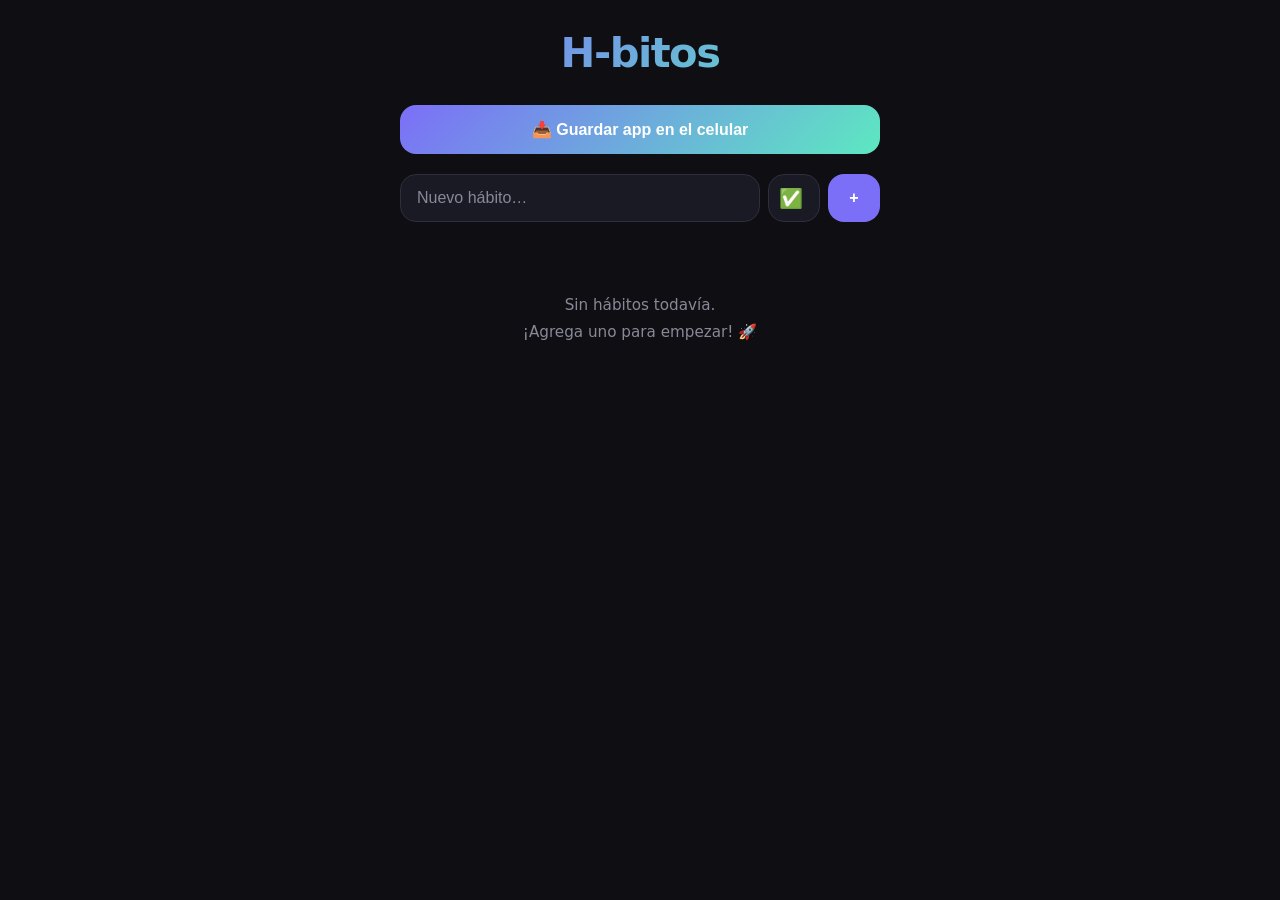
<file: index.html>
<!DOCTYPE html>
<html lang="es">
<head>
  <meta charset="UTF-8" />
  <meta name="viewport" content="width=device-width, initial-scale=1.0, viewport-fit=cover" />
  <meta name="mobile-web-app-capable" content="yes" />
  <meta name="apple-mobile-web-app-capable" content="yes" />
  <meta name="apple-mobile-web-app-status-bar-style" content="black-translucent" />
  <meta name="apple-mobile-web-app-title" content="H-bitos" />
  <meta name="theme-color" content="#0f0f13" />
  <title>H-bitos</title>
  <style>
    *, *::before, *::after { box-sizing: border-box; margin: 0; padding: 0; }
    :root {
      --bg: #0f0f13; --surface: #1a1a24; --surface2: #22222f;
      --border: #2e2e3e; --accent: #7c6ff7; --accent2: #5de8c1;
      --text: #e8e8f0; --muted: #888899; --danger: #f26a6a;
      --radius: 16px; --safe-bottom: env(safe-area-inset-bottom, 0px);
    }
    body {
      background: var(--bg); color: var(--text);
      font-family: -apple-system, "Segoe UI", system-ui, sans-serif;
      min-height: 100dvh; display: flex; justify-content: center;
      padding: 28px 16px calc(32px + var(--safe-bottom));
      -webkit-tap-highlight-color: transparent;
    }
    #app { width: 100%; max-width: 480px; }
    header { text-align: center; margin-bottom: 28px; }
    header h1 {
      font-size: 2.6rem; font-weight: 900;
      background: linear-gradient(135deg, var(--accent), var(--accent2));
      -webkit-background-clip: text; -webkit-text-fill-color: transparent;
      background-clip: text; letter-spacing: -1.5px;
    }
    .subtitle { color: var(--muted); font-size: 0.85rem; margin-top: 4px; text-transform: capitalize; }
    .add-habit { margin-bottom: 18px; }
    #add-form { display: flex; gap: 8px; }
    #habit-input {
      flex: 1; background: var(--surface); border: 1.5px solid var(--border);
      border-radius: var(--radius); color: var(--text); font-size: 1rem;
      padding: 14px 16px; outline: none; -webkit-appearance: none; min-width: 0;
    }
    #habit-input:focus { border-color: var(--accent); }
    #habit-input::placeholder { color: var(--muted); }
    #habit-emoji {
      background: var(--surface); border: 1.5px solid var(--border);
      border-radius: var(--radius); color: var(--text); font-size: 1.2rem;
      padding: 0 10px; cursor: pointer; outline: none;
      -webkit-appearance: none; min-width: 52px;
    }
    #add-form button[type="submit"] {
      background: var(--accent); border: none; border-radius: var(--radius);
      color: #fff; cursor: pointer; font-size: 1rem; font-weight: 700;
      padding: 14px 20px; white-space: nowrap; min-width: 52px;
    }
    #add-form button[type="submit"]:active { opacity: 0.75; }
    .progress-bar-section { margin-bottom: 20px; }
    .progress-label { display: flex; justify-content: space-between; font-size: 0.8rem; color: var(--muted); margin-bottom: 6px; }
    .progress-track { background: var(--surface2); border-radius: 99px; height: 8px; overflow: hidden; }
    .progress-fill { height: 100%; background: linear-gradient(90deg, var(--accent), var(--accent2)); border-radius: 99px; transition: width 0.4s ease; width: 0%; }
    #habits-list { list-style: none; display: flex; flex-direction: column; gap: 10px; }
    .habit-item {
      background: var(--surface); border: 1.5px solid var(--border);
      border-radius: var(--radius); display: flex; align-items: center;
      gap: 12px; padding: 14px; animation: slideIn 0.2s ease;
    }
    @keyframes slideIn { from { opacity: 0; transform: translateY(-6px); } to { opacity: 1; transform: translateY(0); } }
    .habit-item.done { border-color: var(--accent2); background: color-mix(in srgb, var(--accent2) 8%, var(--surface)); }
    .habit-check {
      appearance: none; -webkit-appearance: none;
      width: 28px; height: 28px; border: 2px solid var(--border);
      border-radius: 50%; cursor: pointer; flex-shrink: 0; position: relative;
    }
    .habit-check:checked { background: var(--accent2); border-color: var(--accent2); }
    .habit-check:checked::after {
      content: "\2713"; position: absolute; top: 50%; left: 50%;
      transform: translate(-50%, -50%); color: #0f0f13; font-size: 14px; font-weight: 900;
    }
    .habit-emoji { font-size: 1.5rem; line-height: 1; flex-shrink: 0; }
    .habit-info { flex: 1; min-width: 0; }
    .habit-name { font-size: 0.97rem; font-weight: 500; white-space: nowrap; overflow: hidden; text-overflow: ellipsis; }
    .habit-item.done .habit-name { text-decoration: line-through; color: var(--muted); }
    .habit-streak { font-size: 0.75rem; color: var(--muted); margin-top: 3px; }
    .habit-streak.hot { color: #ffb347; }
    .habit-del {
      background: none; border: 1.5px solid var(--border); border-radius: 8px;
      color: var(--muted); cursor: pointer; font-size: 0.85rem;
      padding: 6px 9px; flex-shrink: 0; line-height: 1;
    }
    .habit-del:active { color: var(--danger); border-color: var(--danger); }
    .empty-state { text-align: center; color: var(--muted); padding: 52px 0; line-height: 1.8; font-size: 0.95rem; }
    .stats-section { margin-top: 32px; }
    .stats-section h2 { font-size: 0.75rem; font-weight: 700; color: var(--muted); text-transform: uppercase; letter-spacing: 1.5px; margin-bottom: 12px; }
    .stats-grid { display: grid; grid-template-columns: 1fr 1fr; gap: 10px; }
    .stat-card { background: var(--surface); border: 1.5px solid var(--border); border-radius: var(--radius); padding: 14px 16px; }
    .stat-value { font-size: 1.7rem; font-weight: 900; background: linear-gradient(135deg, var(--accent), var(--accent2)); -webkit-background-clip: text; -webkit-text-fill-color: transparent; background-clip: text; line-height: 1; }
    .stat-label { font-size: 0.75rem; color: var(--muted); margin-top: 4px; }
    #download-btn {
      display: block; width: 100%;
      background: linear-gradient(135deg, var(--accent), var(--accent2));
      border: none; border-radius: var(--radius); color: #fff;
      cursor: pointer; font-size: 1rem; font-weight: 700;
      padding: 15px; text-align: center; margin-bottom: 20px;
    }
    #download-btn:active { opacity: 0.75; }
  </style>
</head>
<body>
<div id="app">
  <header>
    <h1>H-bitos</h1>
    <p class="subtitle" id="date-display"></p>
  </header>

  <button id="download-btn">&#128229; Guardar app en el celular</button>

  <section class="add-habit">
    <form id="add-form">
      <input id="habit-input" type="text" placeholder="Nuevo h&#225;bito&#8230;" maxlength="60" autocomplete="off" autocorrect="off" />
      <select id="habit-emoji">
        <option>&#9989;</option><option>&#128170;</option><option>&#128218;</option>
        <option>&#127939;</option><option>&#129336;</option><option>&#128167;</option>
        <option>&#127822;</option><option>&#128564;</option><option>&#127919;</option><option>&#127807;</option>
      </select>
      <button type="submit">+</button>
    </form>
  </section>

  <section class="progress-bar-section" id="progress-section" style="display:none">
    <div class="progress-label">
      <span id="progress-text">0 / 0 hoy</span>
      <span id="progress-pct">0%</span>
    </div>
    <div class="progress-track"><div class="progress-fill" id="progress-fill"></div></div>
  </section>

  <ul id="habits-list"></ul>
  <div class="empty-state" id="empty-state">Sin h&#225;bitos todav&#237;a.<br/>&#161;Agrega uno para empezar! &#128640;</div>

  <section class="stats-section" id="stats-section" style="display:none">
    <h2>Estad&#237;sticas</h2>
    <div class="stats-grid" id="stats-grid"></div>
  </section>
</div>

<script>
  const KEY = "habitos_data";
  const load = () => { try { return JSON.parse(localStorage.getItem(KEY)) || { habits: [] }; } catch { return { habits: [] }; } };
  const save = s => localStorage.setItem(KEY, JSON.stringify(s));
  let state = load();

  const todayKey = () => new Date().toISOString().slice(0, 10);
  const yesterdayKey = () => { const d = new Date(); d.setDate(d.getDate()-1); return d.toISOString().slice(0,10); };

  function formatDate(k) {
    return new Date(k + "T12:00:00").toLocaleDateString("es-ES", { weekday:"long", year:"numeric", month:"long", day:"numeric" });
  }

  function computeStreak(h) {
    if (!h.completedDays || !h.completedDays.length) return 0;
    const days = [...h.completedDays].sort().reverse();
    if (days[0] !== todayKey() && days[0] !== yesterdayKey()) return 0;
    let s = 1;
    for (let i = 1; i < days.length; i++) {
      const diff = Math.round((new Date(days[i-1]+"T12:00:00") - new Date(days[i]+"T12:00:00")) / 86400000);
      if (diff === 1) s++; else break;
    }
    return s;
  }

  function esc(s) {
    return s.replace(/&/g,"&amp;").replace(/</g,"&lt;").replace(/>/g,"&gt;").replace(/"/g,"&quot;");
  }

  function render() {
    const today = todayKey();
    const { habits } = state;
    document.getElementById("empty-state").style.display = habits.length ? "none" : "block";
    document.getElementById("progress-section").style.display = habits.length ? "block" : "none";
    document.getElementById("stats-section").style.display = habits.length ? "block" : "none";
    const done = habits.filter(h => h.completedDays.includes(today)).length;
    const pct = habits.length ? Math.round(done / habits.length * 100) : 0;
    document.getElementById("progress-text").textContent = done + " / " + habits.length + " hoy";
    document.getElementById("progress-pct").textContent = pct + "%";
    document.getElementById("progress-fill").style.width = pct + "%";
    const list = document.getElementById("habits-list");
    list.innerHTML = "";
    habits.forEach(function(h) {
      const isDone = h.completedDays.includes(today);
      const s = computeStreak(h);
      const streakLabel = s === 0 ? "Sin racha" : s === 1 ? "🔥 1 día seguido" : "🔥 " + s + " días seguidos";
      const li = document.createElement("li");
      li.className = "habit-item" + (isDone ? " done" : "");
      li.innerHTML =
        "<input type=\"checkbox\" class=\"habit-check\" " + (isDone ? "checked" : "") + " data-id=\"" + h.id + "\" />" +
        "<span class=\"habit-emoji\">" + h.emoji + "</span>" +
        "<div class=\"habit-info\"><div class=\"habit-name\">" + esc(h.name) + "</div>" +
        "<div class=\"habit-streak" + (s >= 3 ? " hot" : "") + "\">" + streakLabel + "</div></div>" +
        "<button class=\"habit-del\" data-del=\"" + h.id + "\" aria-label=\"Eliminar\">✕</button>";
      list.appendChild(li);
    });
    const best = habits.reduce(function(m, h) { return Math.max(m, computeStreak(h)); }, 0);
    const total = habits.reduce(function(sum, h) { return sum + h.completedDays.length; }, 0);
    document.getElementById("stats-grid").innerHTML = [
      { v: habits.length, l: "Hábitos" },
      { v: done, l: "Completados hoy" },
      { v: best, l: "🔥 Mejor racha" },
      { v: total, l: "Total histórico" },
    ].map(function(x) { return "<div class=\"stat-card\"><div class=\"stat-value\">" + x.v + "</div><div class=\"stat-label\">" + x.l + "</div></div>"; }).join("");
  }

  document.getElementById("add-form").addEventListener("submit", function(e) {
    e.preventDefault();
    const input = document.getElementById("habit-input");
    const name = input.value.trim();
    if (!name) return;
    state.habits.push({ id: Date.now().toString(), name: name, emoji: document.getElementById("habit-emoji").value, completedDays: [], createdAt: todayKey() });
    save(state); input.value = ""; render();
  });

  document.getElementById("habits-list").addEventListener("change", function(e) {
    if (!e.target.classList.contains("habit-check")) return;
    const h = state.habits.find(function(x) { return x.id === e.target.dataset.id; });
    if (!h) return;
    const today = todayKey(), idx = h.completedDays.indexOf(today);
    if (idx === -1) h.completedDays.push(today); else h.completedDays.splice(idx, 1);
    save(state); render();
  });

  document.getElementById("habits-list").addEventListener("click", function(e) {
    const btn = e.target.closest("[data-del]");
    if (!btn) return;
    const habit = state.habits.find(function(h) { return h.id === btn.dataset.del; });
    if (!confirm("¿Eliminar \"" + (habit ? habit.name : "") + "\"?")) return;
    state.habits = state.habits.filter(function(h) { return h.id !== btn.dataset.del; });
    save(state); render();
  });

  document.getElementById("download-btn").addEventListener("click", function() {
    const html = document.documentElement.outerHTML;
    const blob = new Blob(["<!DOCTYPE html>\n" + html], { type: "text/html" });
    const a = document.createElement("a");
    a.href = URL.createObjectURL(blob);
    a.download = "H-bitos.html";
    a.click();
    URL.revokeObjectURL(a.href);
  });

  document.getElementById("date-display").textContent = formatDate(todayKey());
  render();
<\/script>
</body>
</html>
</file>
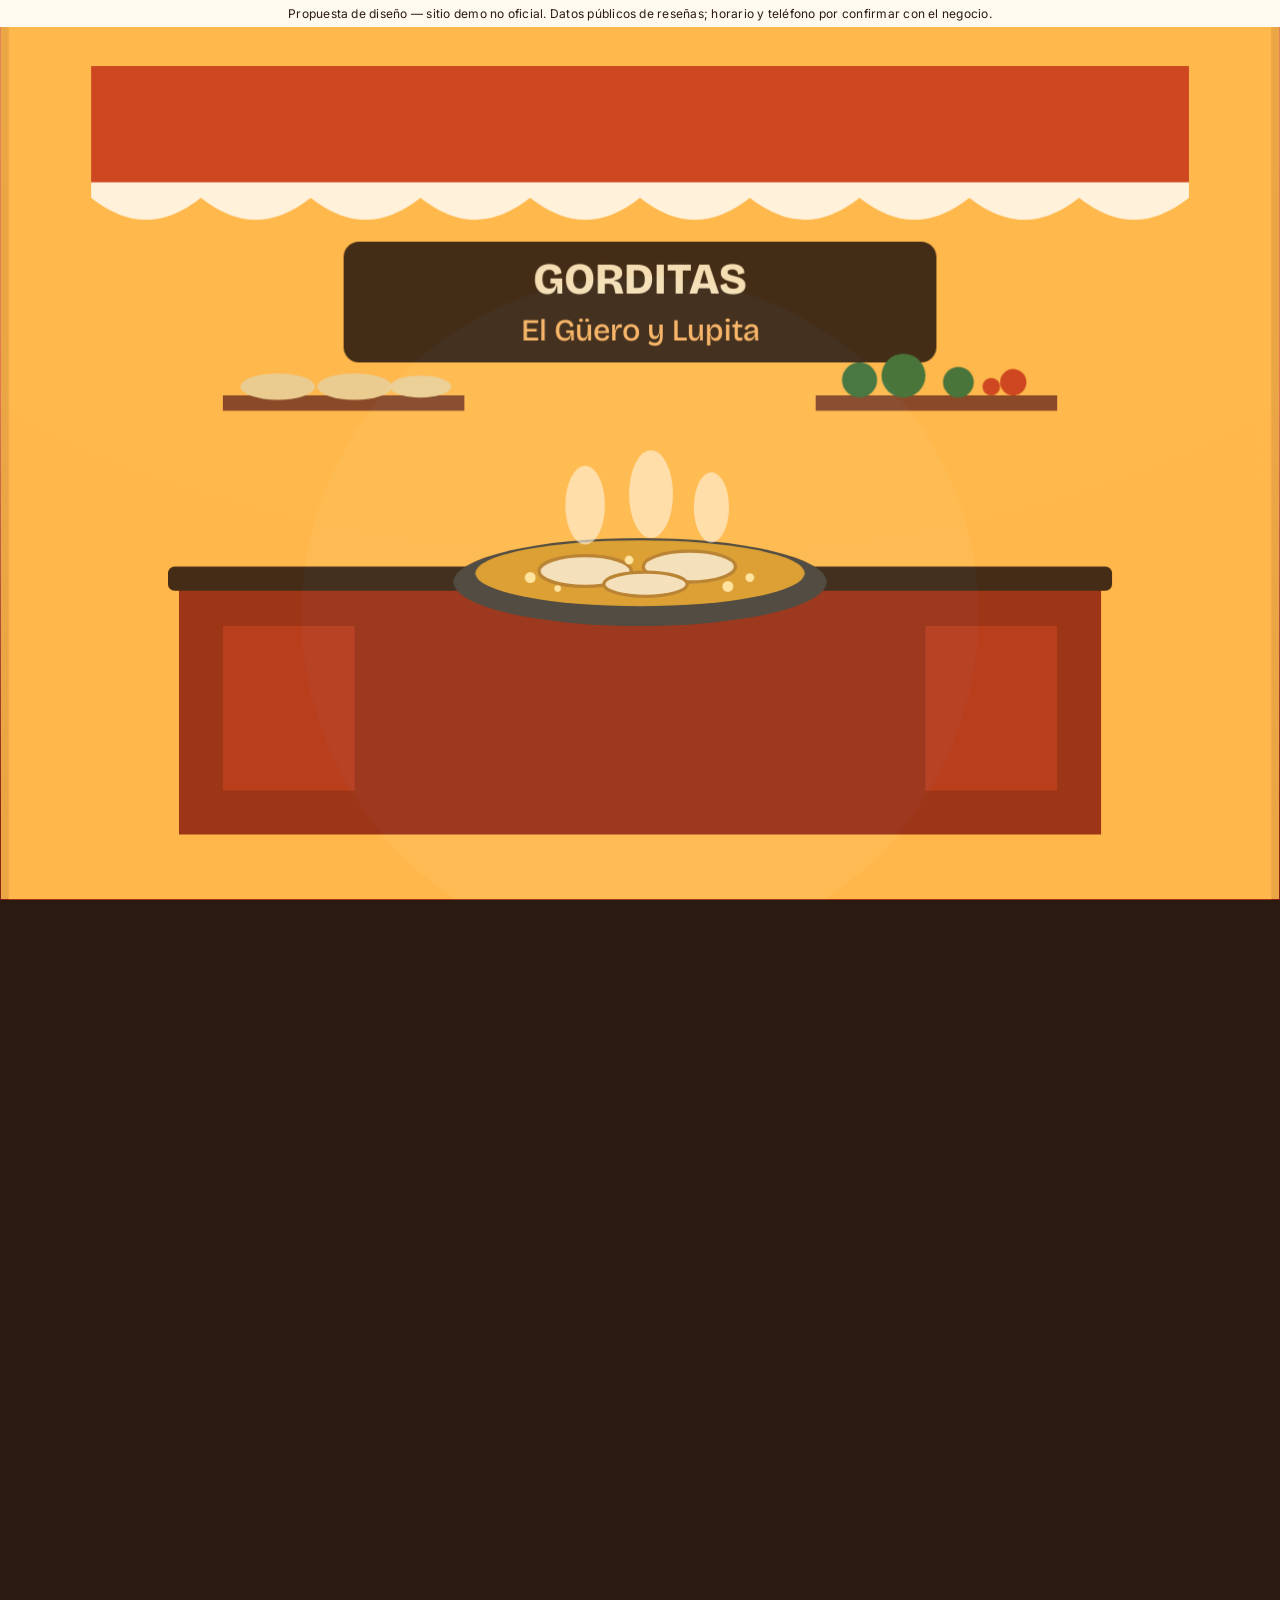
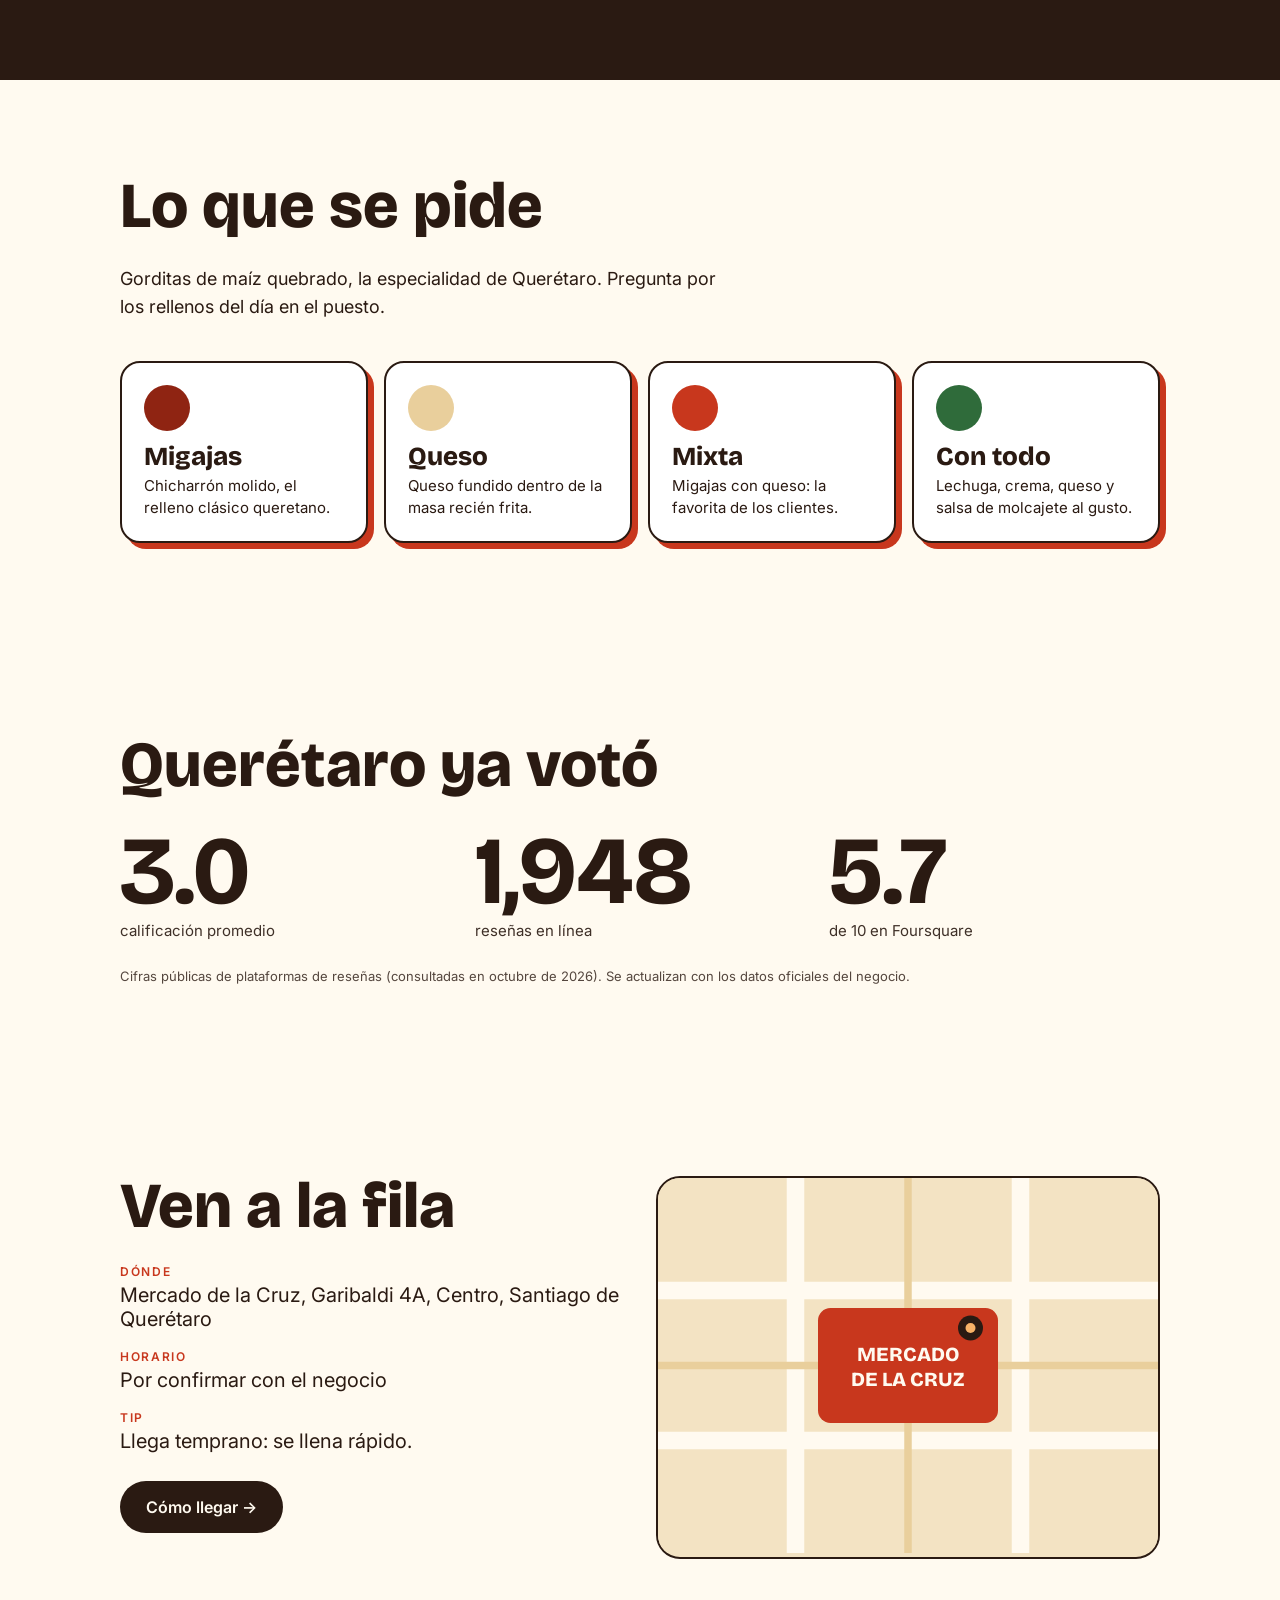
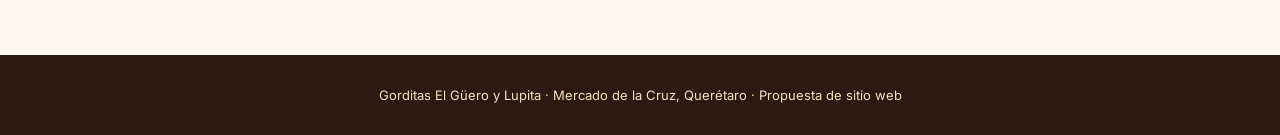
<file: demos/gorditas-guero-lupita/index.html>
<!doctype html>
<html lang="es">
<head>
<meta charset="utf-8">
<meta name="viewport" content="width=device-width, initial-scale=1">
<title>Gorditas El Güero y Lupita</title>
<meta name="description" content="Gorditas de maíz quebrado en el Mercado de la Cruz, Querétaro. Propuesta de sitio web.">
<link rel="preconnect" href="https://fonts.googleapis.com">
<link rel="preconnect" href="https://fonts.gstatic.com" crossorigin>
<link href="https://fonts.googleapis.com/css2?family=Bricolage+Grotesque:opsz,wght@12..96,500;12..96,800&family=Inter:wght@400;600&display=swap" rel="stylesheet">
<style>
  :root {
    --masa: #f3e3c3;
    --masa-2: #e9cf9c;
    --chile: #c8371d;
    --chile-d: #8f2412;
    --nopal: #2f6b3a;
    --rosa: #e0457b;
    --cielo-1: #f7b267;
    --cielo-2: #f4845f;
    --tinta: #2a1a12;
    --papel: #fffaf0;
  }
  * { box-sizing: border-box; margin: 0; padding: 0; }
  html { scroll-behavior: smooth; }
  body {
    background: var(--tinta);
    color: var(--papel);
    font-family: Inter, system-ui, sans-serif;
    overflow-x: hidden;
  }
  h1, h2, h3 { font-family: "Bricolage Grotesque", Inter, sans-serif; line-height: .95; }

  /* ---------- demo ribbon ---------- */
  .demo {
    position: fixed; top: 0; left: 0; right: 0; z-index: 50;
    background: var(--papel); color: var(--tinta);
    font-size: 12px; text-align: center; padding: 6px 16px;
    letter-spacing: .02em;
  }

  /* ---------- flight stage ---------- */
  .flight { height: 720vh; position: relative; }
  .stage {
    position: sticky; top: 0; height: 100vh; height: 100svh; width: 100%;
    overflow: hidden; perspective: 1200px;
    background: radial-gradient(120% 90% at 50% 10%, var(--cielo-1), var(--cielo-2) 55%, var(--chile-d));
  }
  .scene {
    position: absolute; inset: 0;
    display: grid; place-items: center;
    will-change: transform, opacity;
    opacity: 0;
  }
  .scene svg { width: min(1100px, 140vw); height: auto; max-height: 100%; overflow: visible; }

  .caption {
    position: absolute; left: 16px; right: 16px; bottom: 9vh;
    max-width: 560px; margin: 0 auto; text-align: center;
    opacity: 0; transform: translateY(20px);
    transition: opacity .5s ease, transform .5s ease;
    text-shadow: 0 2px 18px rgba(42,26,18,.55);
    pointer-events: none;
  }
  .caption.on { opacity: 1; transform: none; }
  .caption .kicker {
    display: inline-block; background: var(--papel); color: var(--chile);
    font-weight: 600; font-size: 12px; letter-spacing: .14em; text-transform: uppercase;
    padding: 6px 10px; border-radius: 999px; margin-bottom: 14px; text-shadow: none;
  }
  .caption h2 { font-size: clamp(34px, 7vw, 68px); font-weight: 800; }
  .caption p { margin-top: 12px; font-size: clamp(15px, 2.2vw, 19px); line-height: 1.45; }

  .hint {
    position: absolute; bottom: 22px; left: 50%; transform: translateX(-50%);
    font-size: 12px; letter-spacing: .2em; text-transform: uppercase; opacity: .85;
    transition: opacity .4s;
  }
  .hint::after {
    content: ""; display: block; width: 1px; height: 28px; margin: 8px auto 0;
    background: var(--papel); animation: drip 1.6s ease-in-out infinite;
    transform-origin: top;
  }
  @keyframes drip { 0%{transform:scaleY(0)} 50%{transform:scaleY(1)} 100%{transform:scaleY(0);transform-origin:bottom} }

  .progress {
    position: absolute; right: 16px; top: 50%; transform: translateY(-50%);
    display: grid; gap: 10px;
  }
  .progress i {
    width: 8px; height: 8px; border-radius: 50%; background: rgba(255,250,240,.35);
    transition: background .3s, transform .3s;
  }
  .progress i.on { background: var(--papel); transform: scale(1.4); }

  /* steam */
  .steam { animation: rise 3.2s ease-in infinite; transform-box: fill-box; transform-origin: center bottom; }
  .steam:nth-child(2) { animation-delay: 1s; }
  .steam:nth-child(3) { animation-delay: 2s; }
  @keyframes rise {
    0% { opacity: 0; transform: translateY(10px) scaleX(.8); }
    30% { opacity: .7; }
    100% { opacity: 0; transform: translateY(-60px) scaleX(1.3); }
  }
  .flag { animation: sway 4s ease-in-out infinite; transform-box: fill-box; transform-origin: top center; }
  .flag:nth-child(odd) { animation-delay: -2s; }
  @keyframes sway { 0%,100%{transform:rotate(-4deg)} 50%{transform:rotate(4deg)} }
  .bubble { animation: pop 1.4s ease-in-out infinite; transform-box: fill-box; transform-origin: center; }
  .bubble:nth-child(2n) { animation-delay: .5s; }
  .bubble:nth-child(3n) { animation-delay: .9s; }
  @keyframes pop { 0%,100%{transform:scale(.4);opacity:0} 50%{transform:scale(1);opacity:1} }

  /* ---------- after the flight ---------- */
  section.info { background: var(--papel); color: var(--tinta); padding: 96px 16px; }
  .wrap { max-width: 1040px; margin: 0 auto; }
  .info h2 { font-size: clamp(36px, 6vw, 64px); font-weight: 800; margin-bottom: 28px; }
  .info .lead { font-size: 18px; line-height: 1.55; max-width: 620px; margin-bottom: 40px; }
  .menu { display: grid; grid-template-columns: repeat(auto-fit, minmax(220px, 1fr)); gap: 16px; }
  .card {
    background: #fff; border: 2px solid var(--tinta); border-radius: 20px; padding: 22px;
    box-shadow: 6px 6px 0 var(--chile);
  }
  .card .dot { width: 46px; height: 46px; border-radius: 50%; margin-bottom: 14px; }
  .card h3 { font-size: 26px; font-weight: 800; margin-bottom: 6px; }
  .card p { line-height: 1.45; font-size: 15px; }

  .proof { background: var(--chile); color: var(--papel); }
  .stats { display: grid; grid-template-columns: repeat(auto-fit, minmax(200px, 1fr)); gap: 24px; }
  .stat b { display: block; font-family: "Bricolage Grotesque", sans-serif; font-size: clamp(56px, 9vw, 96px); line-height: 1; }
  .stat span { font-size: 15px; opacity: .9; }
  .fine { margin-top: 28px; font-size: 13px; opacity: .8; }

  .visit .grid { display: grid; grid-template-columns: repeat(auto-fit, minmax(260px, 1fr)); gap: 32px; align-items: start; }
  .visit dl { display: grid; gap: 18px; }
  .visit dt { font-size: 12px; letter-spacing: .14em; text-transform: uppercase; color: var(--chile); font-weight: 600; }
  .visit dd { font-size: 20px; margin-top: 4px; }
  .btn {
    display: inline-block; margin-top: 28px; padding: 16px 26px; border-radius: 999px;
    background: var(--tinta); color: var(--papel); text-decoration: none; font-weight: 600;
  }
  .btn:hover { background: var(--chile); }
  .mapcard {
    border-radius: 24px; border: 2px solid var(--tinta); overflow: hidden; background: var(--masa);
  }
  footer { background: var(--tinta); color: var(--masa); padding: 32px 16px; text-align: center; font-size: 13px; }

  @media (prefers-reduced-motion: reduce) {
    .steam, .flag, .bubble, .hint::after { animation: none; }
  }
</style>
</head>
<body>

<div class="demo">Propuesta de diseño — sitio demo no oficial. Datos públicos de reseñas; horario y teléfono por confirmar con el negocio.</div>

<div class="flight" id="flight">
  <div class="stage" id="stage">

    <!-- SCENE 1: Mercado de la Cruz facade -->
    <div class="scene" data-target="500 570" style="background:transparent">
      <svg viewBox="0 0 1000 700" aria-hidden="true">
        <!-- sun -->
        <circle cx="780" cy="150" r="70" fill="#ffd58a" opacity=".9"/>
        <!-- distant hills / aqueduct -->
        <path d="M0 430 Q200 360 400 410 T800 390 T1000 420 V700 H0Z" fill="#d9734f" opacity=".55"/>
        <g fill="#b85a3d" opacity=".55">
          <path d="M40 430h360v18H40z"/>
          <path d="M60 448h26v80H60zM130 448h26v80h-26zM200 448h26v80h-26zM270 448h26v80h-26zM340 448h26v80h-26z"/>
        </g>
        <!-- building -->
        <rect x="170" y="250" width="660" height="420" fill="#f2c79a"/>
        <rect x="170" y="240" width="660" height="24" fill="#c8371d"/>
        <rect x="150" y="226" width="700" height="18" fill="#8f2412"/>
        <!-- sign -->
        <rect x="300" y="276" width="400" height="58" rx="8" fill="#2a1a12"/>
        <text x="500" y="315" text-anchor="middle" font-family="Bricolage Grotesque, sans-serif" font-weight="800" font-size="30" fill="#fffaf0" letter-spacing="3">MERCADO DE LA CRUZ</text>
        <!-- side arches -->
        <g fill="#7a3b25">
          <path d="M205 670V470a55 55 0 0 1 110 0V670Z"/>
          <path d="M685 670V470a55 55 0 0 1 110 0V670Z"/>
        </g>
        <g fill="#ffcf7a" opacity=".55">
          <path d="M222 670V478a38 38 0 0 1 76 0V670Z"/>
          <path d="M702 670V478a38 38 0 0 1 76 0V670Z"/>
        </g>
        <!-- main door (zoom target) -->
        <path d="M400 670V470a100 100 0 0 1 200 0V670Z" fill="#5a2a18"/>
        <path d="M418 670V476a82 82 0 0 1 164 0V670Z" fill="#ffb84d"/>
        <circle cx="500" cy="560" r="44" fill="#ffd58a" opacity=".9"/>
        <!-- papel picado -->
        <path d="M150 360 Q500 410 850 360" stroke="#2a1a12" stroke-width="2" fill="none"/>
        <g>
          <path class="flag" d="M190 366h40v46l-20-10-20 10z" fill="#e0457b"/>
          <path class="flag" d="M260 378h40v46l-20-10-20 10z" fill="#2f6b3a"/>
          <path class="flag" d="M330 388h40v46l-20-10-20 10z" fill="#f7b267"/>
          <path class="flag" d="M400 393h40v46l-20-10-20 10z" fill="#3a7bd5"/>
          <path class="flag" d="M470 395h40v46l-20-10-20 10z" fill="#e0457b"/>
          <path class="flag" d="M540 394h40v46l-20-10-20 10z" fill="#c8371d"/>
          <path class="flag" d="M610 389h40v46l-20-10-20 10z" fill="#2f6b3a"/>
          <path class="flag" d="M680 380h40v46l-20-10-20 10z" fill="#f7b267"/>
          <path class="flag" d="M750 368h40v46l-20-10-20 10z" fill="#3a7bd5"/>
        </g>
        <!-- street -->
        <rect x="-1000" y="668" width="3000" height="900" fill="#5a2a18"/>
      </svg>
    </div>

    <!-- SCENE 2: the stand -->
    <div class="scene" data-target="500 462" style="background:#ffb84d">
      <svg viewBox="0 0 1000 700" aria-hidden="true">
        <rect x="0" y="0" width="1000" height="700" fill="#ffb84d"/>
        <path d="M0 0h1000v120H0z" fill="#c8371d"/>
        <g fill="#fffaf0">
          <path d="M0 120q50 40 100 0q50 40 100 0q50 40 100 0q50 40 100 0q50 40 100 0q50 40 100 0q50 40 100 0q50 40 100 0q50 40 100 0q50 40 100 0v-14H0z"/>
        </g>
        <!-- sign board -->
        <rect x="230" y="160" width="540" height="110" rx="14" fill="#2a1a12"/>
        <text x="500" y="207" text-anchor="middle" font-family="Bricolage Grotesque, sans-serif" font-weight="800" font-size="40" fill="#f3e3c3">GORDITAS</text>
        <text x="500" y="250" text-anchor="middle" font-family="Bricolage Grotesque, sans-serif" font-weight="500" font-size="28" fill="#f7b267">El Güero y Lupita</text>
        <!-- shelves with masa -->
        <rect x="120" y="300" width="220" height="14" fill="#7a3b25"/>
        <rect x="660" y="300" width="220" height="14" fill="#7a3b25"/>
        <g fill="#e9cf9c">
          <ellipse cx="170" cy="292" rx="34" ry="12"/><ellipse cx="240" cy="292" rx="34" ry="12"/><ellipse cx="300" cy="292" rx="28" ry="10"/>
        </g>
        <g fill="#2f6b3a"><circle cx="700" cy="286" r="16"/><circle cx="740" cy="282" r="20"/><circle cx="790" cy="288" r="14"/></g>
        <g fill="#c8371d"><circle cx="840" cy="288" r="12"/><circle cx="820" cy="292" r="8"/></g>
        <!-- counter -->
        <rect x="80" y="470" width="840" height="230" fill="#8f2412"/>
        <rect x="70" y="456" width="860" height="22" rx="6" fill="#2a1a12"/>
        <g fill="#c8371d">
          <path d="M120 510h120v150H120zM760 510h120v150H760z" opacity=".55"/>
        </g>
        <!-- cazo (zoom target) -->
        <ellipse cx="500" cy="470" rx="170" ry="40" fill="#3a3a3a"/>
        <ellipse cx="500" cy="462" rx="150" ry="30" fill="#d79a2b"/>
        <g fill="#f3e3c3" stroke="#b07a2a" stroke-width="3">
          <ellipse cx="450" cy="460" rx="42" ry="14"/>
          <ellipse cx="545" cy="456" rx="42" ry="14"/>
          <ellipse cx="505" cy="472" rx="38" ry="11"/>
        </g>
        <g fill="#ffe6a3">
          <circle class="bubble" cx="400" cy="466" r="5"/><circle class="bubble" cx="600" cy="466" r="4"/>
          <circle class="bubble" cx="490" cy="450" r="4"/><circle class="bubble" cx="580" cy="474" r="5"/>
          <circle class="bubble" cx="425" cy="476" r="3"/>
        </g>
        <g fill="#fffaf0">
          <ellipse class="steam" cx="450" cy="400" rx="18" ry="36" opacity=".6"/>
          <ellipse class="steam" cx="510" cy="390" rx="20" ry="40" opacity=".6"/>
          <ellipse class="steam" cx="565" cy="402" rx="16" ry="32" opacity=".6"/>
        </g>
      </svg>
    </div>

    <!-- SCENE 3: the gordita close-up -->
    <div class="scene" data-target="500 392" style="background:#2f6b3a">
      <svg viewBox="0 0 1000 700" aria-hidden="true">
        <rect width="1000" height="700" fill="#2f6b3a"/>
        <g opacity=".18" fill="#fffaf0">
          <circle cx="120" cy="120" r="6"/><circle cx="860" cy="160" r="5"/><circle cx="200" cy="560" r="7"/>
          <circle cx="820" cy="580" r="6"/><circle cx="520" cy="90" r="4"/><circle cx="930" cy="380" r="5"/>
        </g>
        <!-- plate -->
        <ellipse cx="500" cy="420" rx="330" ry="120" fill="#fffaf0"/>
        <ellipse cx="500" cy="410" rx="290" ry="100" fill="#f3e3c3" opacity=".6"/>
        <!-- gordita split -->
        <g>
          <path d="M290 410 Q500 220 710 410 Q500 460 290 410Z" fill="#d9a54a"/>
          <path d="M310 410 Q500 255 690 410 Q500 445 310 410Z" fill="#e9cf9c"/>
          <!-- fillings -->
          <path d="M340 404 Q500 300 660 404 Q500 430 340 404Z" fill="#8f2412"/>
          <g fill="#7ac36a">
            <path d="M370 395q30-30 60 0q-30 12-60 0z"/><path d="M450 378q30-34 64 0q-32 14-64 0z"/><path d="M540 382q30-30 62 0q-30 12-62 0z"/>
          </g>
          <g fill="#fffaf0">
            <rect x="420" y="388" width="14" height="10" rx="2"/><rect x="500" y="372" width="14" height="10" rx="2"/>
            <rect x="580" y="390" width="12" height="9" rx="2"/><rect x="470" y="398" width="10" height="8" rx="2"/>
          </g>
          <!-- maíz quebrado texture -->
          <g fill="#b07a2a" opacity=".55">
            <circle cx="330" cy="418" r="3"/><circle cx="380" cy="428" r="2.5"/><circle cx="450" cy="436" r="3"/>
            <circle cx="540" cy="438" r="2.5"/><circle cx="610" cy="430" r="3"/><circle cx="670" cy="420" r="2.5"/>
          </g>
        </g>
        <!-- salsa molcajete -->
        <ellipse cx="820" cy="470" rx="90" ry="34" fill="#4a4a4a"/>
        <ellipse cx="820" cy="460" rx="76" ry="24" fill="#c8371d"/>
        <circle cx="800" cy="456" r="5" fill="#e0457b"/><circle cx="836" cy="462" r="4" fill="#8f2412"/>
        <!-- limones -->
        <g fill="#7ac36a" stroke="#2f6b3a" stroke-width="3">
          <path d="M170 470a40 40 0 0 1 80 0z"/><path d="M215 500a34 34 0 0 1 68 0z"/>
        </g>
      </svg>
    </div>

    <!-- SCENE 4: the line / reviews -->
    <div class="scene" style="background:#f3e3c3">
      <svg viewBox="0 0 1000 700" aria-hidden="true">
        <rect width="1000" height="700" fill="#f3e3c3"/>
        <!-- people in line, abstract -->
        <g>
          <g fill="#c8371d"><circle cx="160" cy="330" r="34"/><rect x="122" y="370" width="76" height="200" rx="34"/></g>
          <g fill="#2f6b3a"><circle cx="280" cy="320" r="36"/><rect x="240" y="362" width="80" height="210" rx="36"/></g>
          <g fill="#e0457b"><circle cx="400" cy="340" r="32"/><rect x="364" y="378" width="72" height="190" rx="32"/></g>
          <g fill="#3a7bd5"><circle cx="520" cy="326" r="35"/><rect x="481" y="367" width="78" height="204" rx="35"/></g>
          <g fill="#f4845f"><circle cx="640" cy="336" r="33"/><rect x="603" y="375" width="74" height="194" rx="33"/></g>
          <g fill="#8f2412"><circle cx="760" cy="324" r="36"/><rect x="720" y="366" width="80" height="208" rx="36"/></g>
          <g fill="#2a1a12"><circle cx="870" cy="338" r="31"/><rect x="835" y="375" width="70" height="190" rx="31"/></g>
        </g>
        <rect x="-1000" y="566" width="3000" height="900" fill="#e9cf9c"/>
        <!-- stars -->
        <g fill="#f7b267" stroke="#2a1a12" stroke-width="4" stroke-linejoin="round">
          <path id="st" d="M0 -40 L11.8 -12.4 41.6 -12.4 17.6 5.6 26.4 34.4 0 17.2 -26.4 34.4 -17.6 5.6 -41.6 -12.4 -11.8 -12.4Z" transform="translate(340 170)"/>
          <use href="#st" transform="translate(80 -10)"/>
          <use href="#st" transform="translate(160 -16)"/>
          <use href="#st" transform="translate(240 -10)"/>
        </g>
        <path d="M0 -40 L11.8 -12.4 41.6 -12.4 17.6 5.6 26.4 34.4 0 17.2 -26.4 34.4 -17.6 5.6 -41.6 -12.4 -11.8 -12.4Z" transform="translate(660 170)" fill="#f3e3c3" stroke="#2a1a12" stroke-width="4" stroke-linejoin="round"/>
        <path d="M0 -40 L11.8 -12.4 41.6 -12.4 17.6 5.6 26.4 34.4 0 17.2 -26.4 34.4 -17.6 5.6 -41.6 -12.4 -11.8 -12.4Z" transform="translate(660 170)" fill="#f7b267" clip-path="inset(0 40% 0 0)"/>
      </svg>
    </div>

    <div class="caption" data-scene="0">
      <span class="kicker">Mercado de la Cruz · Querétaro</span>
      <h2>Gorditas El Güero y Lupita</h2>
      <p>El puesto más visitado del mercado. Baja para entrar.</p>
    </div>
    <div class="caption" data-scene="1">
      <span class="kicker">Hechas al momento</span>
      <h2>Masa de maíz quebrado, directo al cazo</h2>
      <p>Se rellenan, se aplanan a mano y se fríen frente a ti hasta quedar doraditas.</p>
    </div>
    <div class="caption" data-scene="2">
      <span class="kicker">La de la casa</span>
      <h2>Migajas, queso y salsa de molcajete</h2>
      <p>La gordita queretana de toda la vida, crujiente por fuera y suave por dentro.</p>
    </div>
    <div class="caption" data-scene="3">
      <span class="kicker">Lo dice la fila</span>
      <h2>4.6 ★ en casi 3,000 reseñas</h2>
      <p>Siempre lleno, servicio rápido. Vale cada minuto de espera.</p>
    </div>

    <div class="hint" id="hint">Desliza</div>
    <div class="progress" id="progress"><i></i><i></i><i></i><i></i></div>
  </div>
</div>

<section class="info" id="menu">
  <div class="wrap">
    <h2>Lo que se pide</h2>
    <p class="lead">Gorditas de maíz quebrado, la especialidad de Querétaro. Pregunta por los rellenos del día en el puesto.</p>
    <div class="menu">
      <div class="card"><div class="dot" style="background:var(--chile-d)"></div><h3>Migajas</h3><p>Chicharrón molido, el relleno clásico queretano.</p></div>
      <div class="card"><div class="dot" style="background:var(--masa-2)"></div><h3>Queso</h3><p>Queso fundido dentro de la masa recién frita.</p></div>
      <div class="card"><div class="dot" style="background:var(--chile)"></div><h3>Mixta</h3><p>Migajas con queso: la favorita de los clientes.</p></div>
      <div class="card"><div class="dot" style="background:var(--nopal)"></div><h3>Con todo</h3><p>Lechuga, crema, queso y salsa de molcajete al gusto.</p></div>
    </div>
  </div>
</section>

<section class="info proof">
  <div class="wrap">
    <h2>Querétaro ya votó</h2>
    <div class="stats">
      <div class="stat"><b data-count="4.6" data-dec="1">0</b><span>calificación promedio</span></div>
      <div class="stat"><b data-count="2994" data-sep="1">0</b><span>reseñas en línea</span></div>
      <div class="stat"><b data-count="8.8" data-dec="1">0</b><span>de 10 en Foursquare</span></div>
    </div>
    <p class="fine">Cifras públicas de plataformas de reseñas (consultadas en octubre de 2026). Se actualizan con los datos oficiales del negocio.</p>
  </div>
</section>

<section class="info visit" id="visita">
  <div class="wrap grid">
    <div>
      <h2>Ven a la fila</h2>
      <dl>
        <div><dt>Dónde</dt><dd>Mercado de la Cruz, Garibaldi 4A, Centro, Santiago de Querétaro</dd></div>
        <div><dt>Horario</dt><dd>Por confirmar con el negocio</dd></div>
        <div><dt>Tip</dt><dd>Llega temprano: se llena rápido.</dd></div>
      </dl>
      <a class="btn" href="https://www.google.com/maps/search/?api=1&query=Gorditas+El+G%C3%BCero+y+Lupita+Mercado+de+la+Cruz+Quer%C3%A9taro" target="_blank" rel="noopener">Cómo llegar →</a>
    </div>
    <div class="mapcard" aria-hidden="true">
      <svg viewBox="0 0 400 300" width="100%">
        <rect width="400" height="300" fill="#f3e3c3"/>
        <g stroke="#fffaf0" stroke-width="14"><path d="M0 90H400M0 210H400M110 0V300M290 0V300"/></g>
        <g stroke="#e9cf9c" stroke-width="6"><path d="M0 150H400M200 0V300"/></g>
        <rect x="128" y="104" width="144" height="92" rx="10" fill="#c8371d"/>
        <text x="200" y="146" text-anchor="middle" font-family="Bricolage Grotesque, sans-serif" font-weight="800" font-size="16" fill="#fffaf0">MERCADO</text>
        <text x="200" y="166" text-anchor="middle" font-family="Bricolage Grotesque, sans-serif" font-weight="800" font-size="16" fill="#fffaf0">DE LA CRUZ</text>
        <circle cx="250" cy="120" r="10" fill="#2a1a12"/><circle cx="250" cy="120" r="4" fill="#f7b267"/>
      </svg>
    </div>
  </div>
</section>

<footer>Gorditas El Güero y Lupita · Mercado de la Cruz, Querétaro · Propuesta de sitio web</footer>

<script>
(() => {
  const flight = document.getElementById('flight');
  const scenes = [...document.querySelectorAll('.scene')];
  const caps = [...document.querySelectorAll('.caption')];
  const dots = [...document.querySelectorAll('#progress i')];
  const hint = document.getElementById('hint');
  const reduce = matchMedia('(prefers-reduced-motion: reduce)').matches;
  const N = scenes.length;
  const ZOOM = reduce ? 1.15 : 7;            // how deep the camera dives into each scene

  // aim each dive at a point inside the art (viewBox units), wherever the SVG lands on screen
  function aim() {
    scenes.forEach(s => {
      const [tx, ty] = (s.dataset.target || '500 350').split(' ').map(Number);
      const prev = s.style.transform; s.style.transform = 'none';
      const svg = s.querySelector('svg').getBoundingClientRect(), box = s.getBoundingClientRect();
      s.style.transform = prev;
      s.style.transformOrigin = `${svg.left - box.left + tx / 1000 * svg.width}px ${svg.top - box.top + ty / 700 * svg.height}px`;
    });
  }
  aim();

  const ease = t => t < .5 ? 4*t*t*t : 1 - Math.pow(-2*t + 2, 3) / 2;
  const clamp = (v, a, b) => Math.max(a, Math.min(b, v));

  let target = 0, current = 0;

  function measure() {
    const r = flight.getBoundingClientRect();
    const total = flight.offsetHeight - innerHeight;
    target = clamp(-r.top / total, 0, 1);
  }

  function render(p) {
    // each scene owns an equal slice; within it: hold → dive in; the next scene
    // arrives from far away (small) during the last part of the previous dive.
    const slice = 1 / N;
    let active = 0;
    scenes.forEach((s, i) => {
      const t = (p - i * slice) / slice;                 // 0..1 while this scene leads
      let scale, op;
      if (t < -0.3) { scale = .35; op = 0; }
      else if (t < 0) {                                   // approaching from distance
        const k = ease((t + .3) / .3);
        scale = .35 + .65 * k; op = k;
      } else if (t <= 1) {
        const dive = ease(clamp((t - .35) / .65, 0, 1)); // hold first 35%, then dive
        scale = 1 + (ZOOM - 1) * dive;
        op = i === N - 1 ? 1 : 1 - clamp((t - .78) / .22, 0, 1);
      } else { scale = ZOOM; op = i === N - 1 ? 1 : 0; }
      if (i === N - 1 && t > 0) scale = 1 + .08 * ease(clamp(t, 0, 1)); // last scene settles
      s.style.opacity = op;
      s.style.transform = `scale(${scale})`;
      s.style.zIndex = N - i;
      if (t >= 0 && t <= 1) active = i;
      if (p >= 1) active = N - 1;
    });
    caps.forEach((c, i) => {
      const t = (p - i * slice) / slice;
      c.classList.toggle('on', i === active && t < .55);
    });
    dots.forEach((d, i) => d.classList.toggle('on', i === active));
    hint.style.opacity = p < .02 ? .85 : 0;
  }

  function tick() {
    current += (target - current) * (reduce ? 1 : .12);
    if (Math.abs(target - current) < .0005) current = target;
    render(current);
    requestAnimationFrame(tick);
  }

  addEventListener('scroll', measure, { passive: true });
  addEventListener('resize', () => { aim(); measure(); });
  measure(); current = target; tick();

  // count-up stats
  const io = new IntersectionObserver(entries => {
    entries.forEach(e => {
      if (!e.isIntersecting) return;
      const el = e.target; io.unobserve(el);
      const end = parseFloat(el.dataset.count), dec = +(el.dataset.dec || 0), sep = el.dataset.sep;
      const t0 = performance.now(), dur = reduce ? 0 : 1400;
      const step = now => {
        const k = dur ? Math.min(1, (now - t0) / dur) : 1;
        const v = end * (1 - Math.pow(1 - k, 3));
        el.textContent = sep ? Math.round(v).toLocaleString('es-MX') : v.toFixed(dec);
        if (k < 1) requestAnimationFrame(step);
      };
      requestAnimationFrame(step);
    });
  }, { threshold: .5 });
  document.querySelectorAll('[data-count]').forEach(el => io.observe(el));
})();
</script>
</body>
</html>
</file>
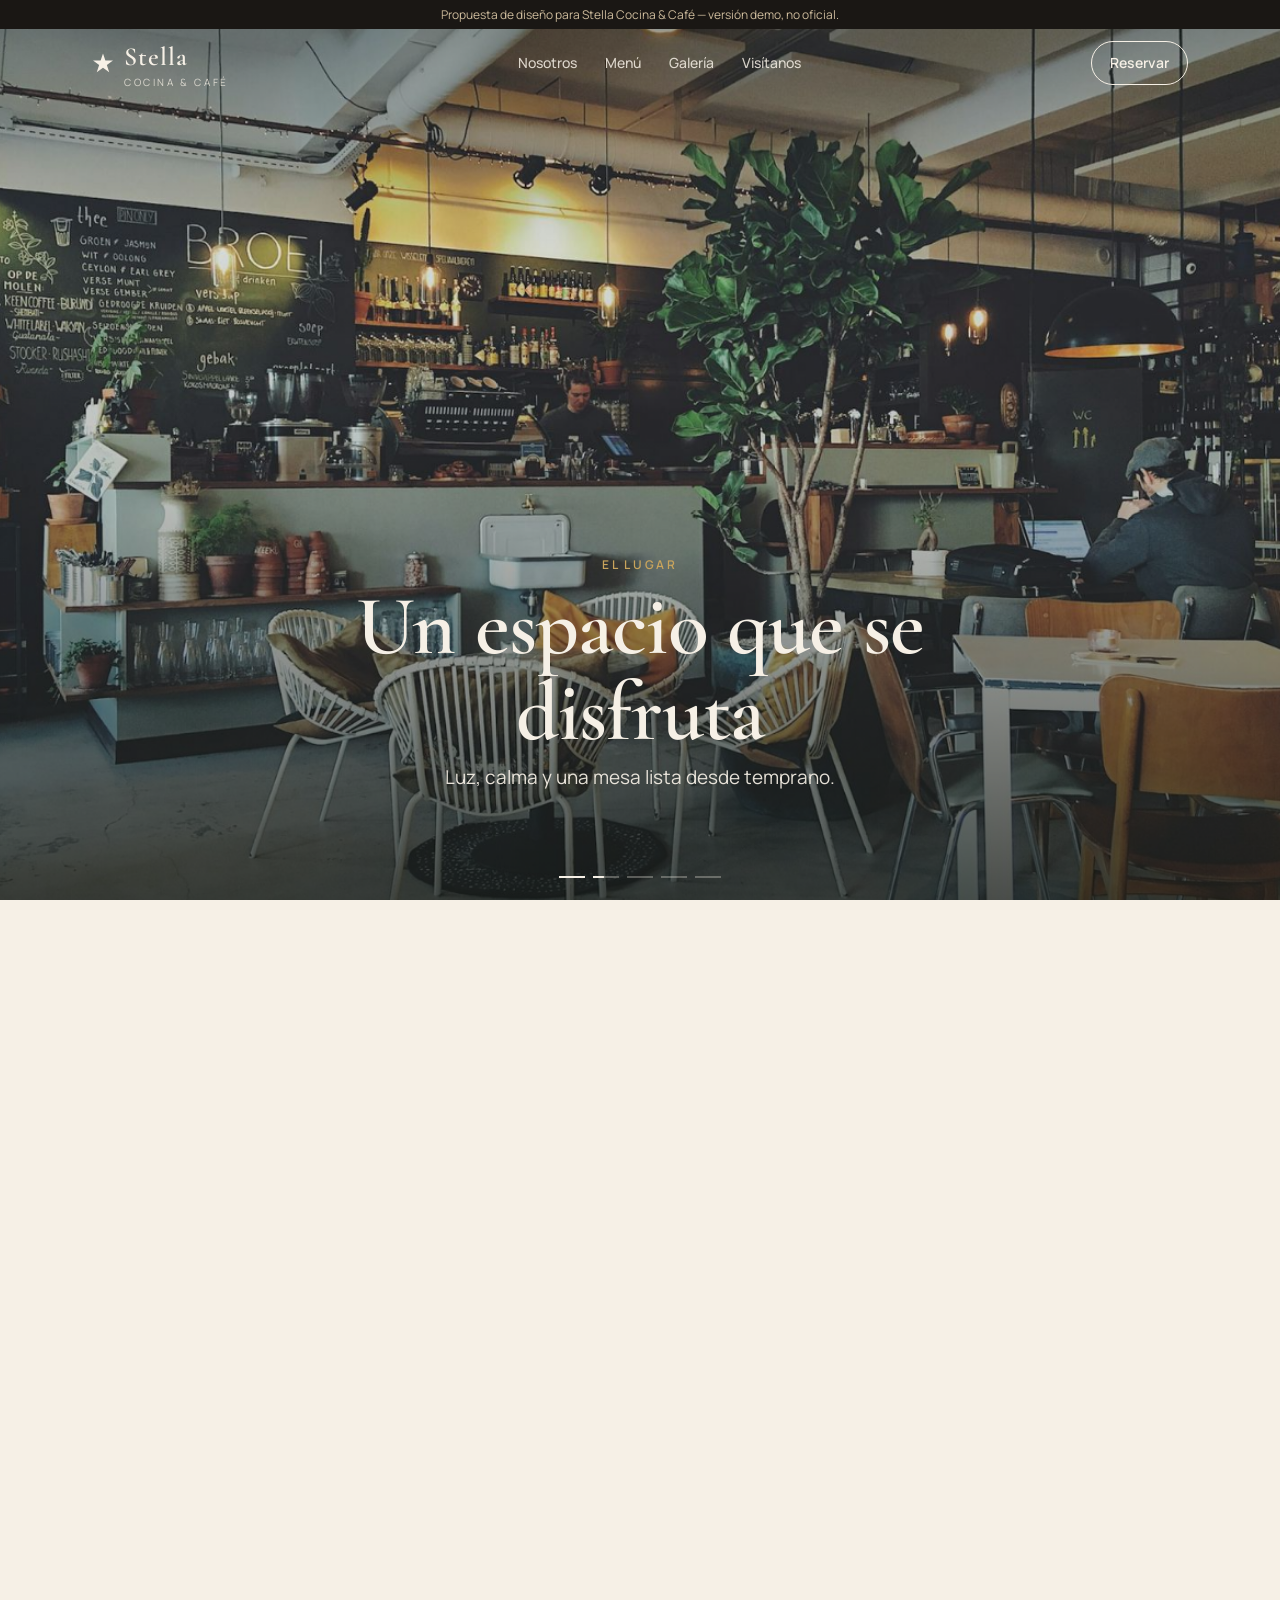
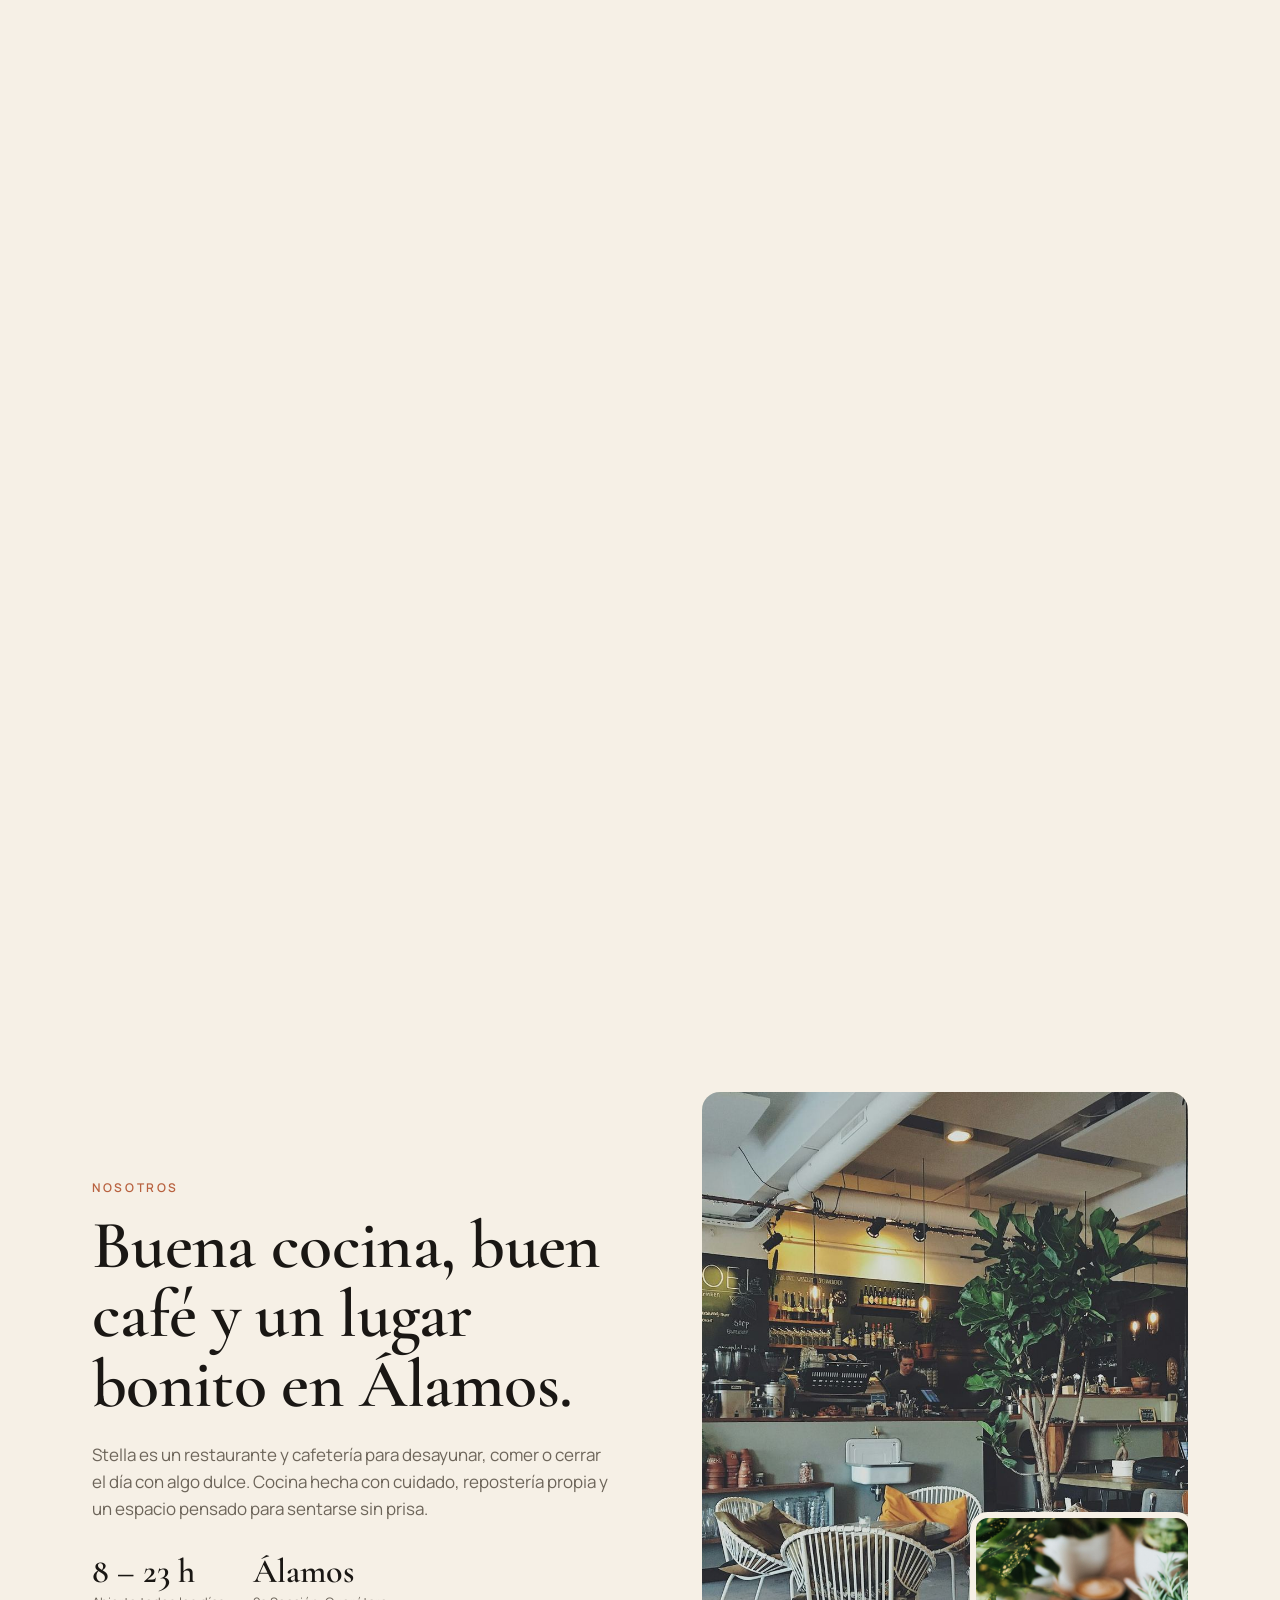
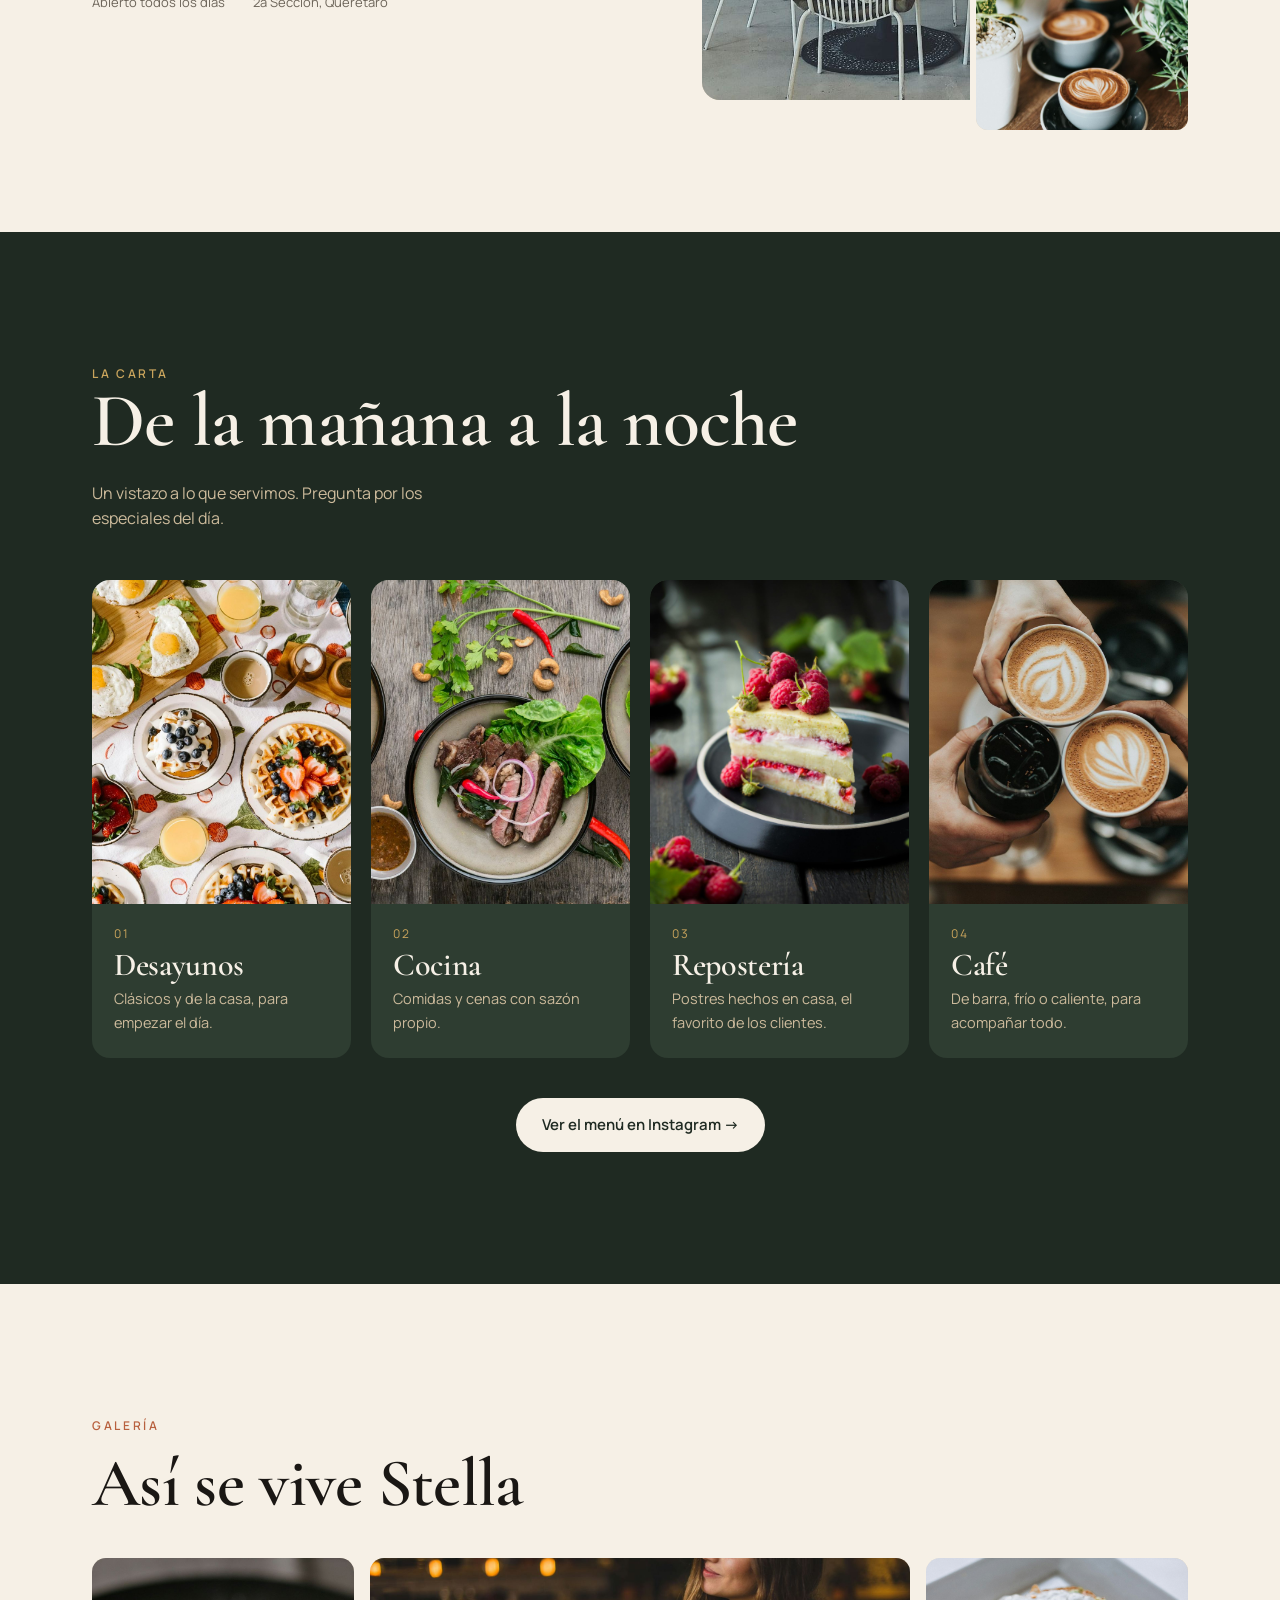
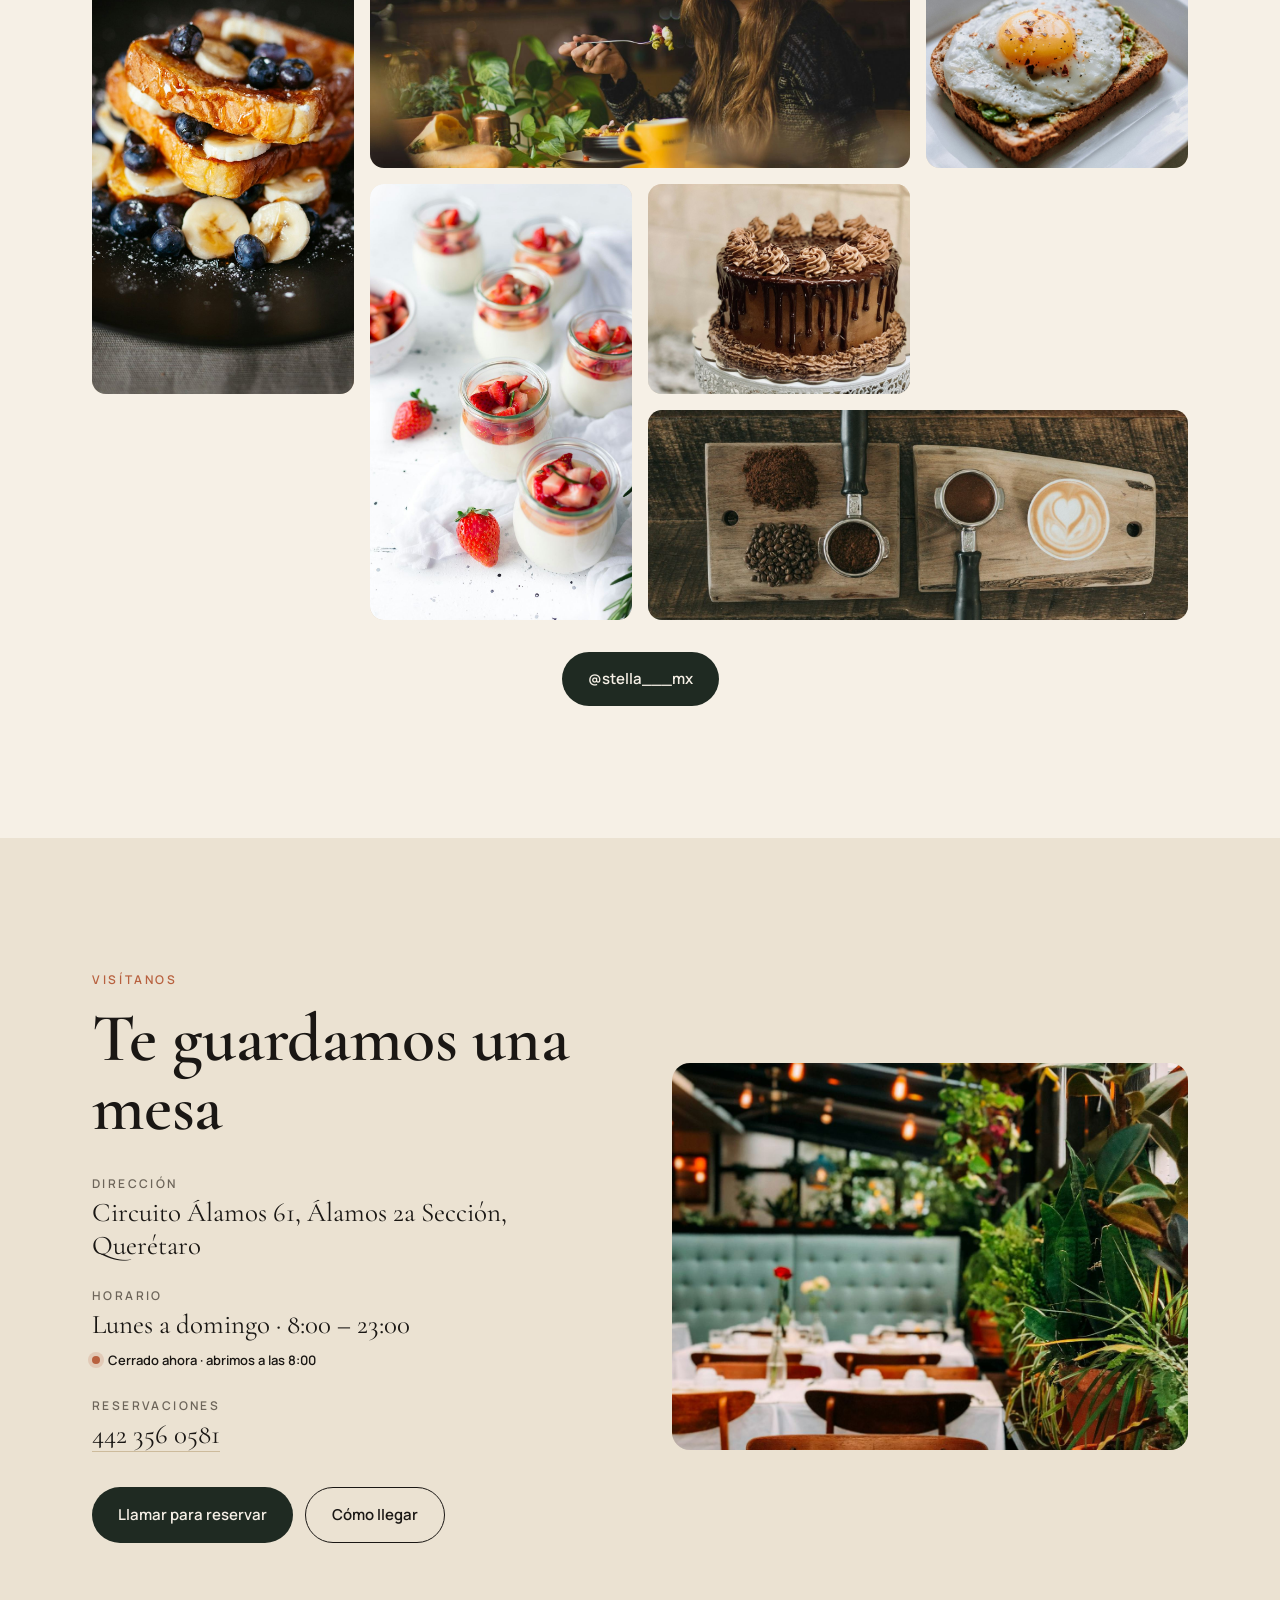
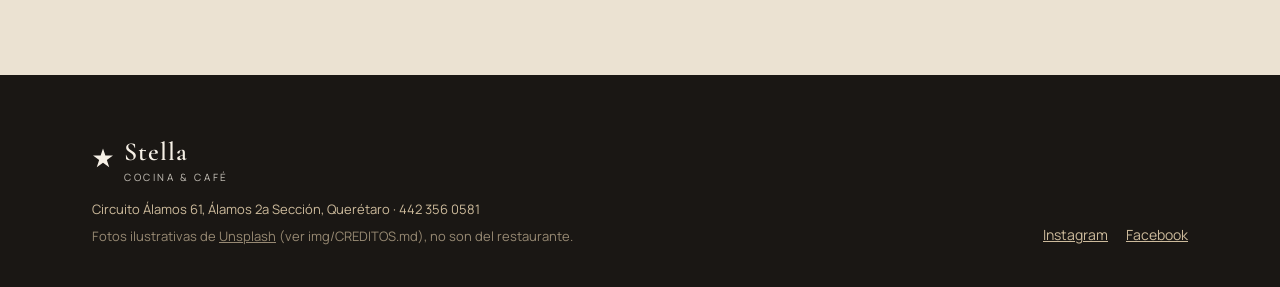
<file: demos/stella-cocina/index.html>
<!doctype html>
<html lang="es">
<head>
<meta charset="utf-8">
<meta name="viewport" content="width=device-width, initial-scale=1">
<title>Stella Cocina & Café</title>
<meta name="description" content="Stella Cocina & Café en Álamos, Querétaro. Desayunos, comidas, repostería y café, todos los días de 8:00 a 23:00.">
<meta property="og:title" content="Stella Cocina & Café · Querétaro">
<meta property="og:description" content="Desayunos, comidas, repostería y café en Álamos, Querétaro.">
<meta property="og:image" content="img/hero.jpg">
<meta name="theme-color" content="#1f2a22">
<link rel="preconnect" href="https://fonts.googleapis.com">
<link rel="preconnect" href="https://fonts.gstatic.com" crossorigin>
<link href="https://fonts.googleapis.com/css2?family=Cormorant+Garamond:ital,wght@0,500;0,600;1,500&family=Manrope:wght@400;500;600&display=swap" rel="stylesheet">
<script type="application/ld+json">
{
  "@context": "https://schema.org",
  "@type": "Restaurant",
  "name": "Stella Cocina & Café",
  "servesCuisine": ["Desayunos", "Cocina", "Repostería", "Café"],
  "telephone": "+52 442 356 0581",
  "address": {
    "@type": "PostalAddress",
    "streetAddress": "Circuito Álamos 61, Álamos 2a Sección",
    "addressLocality": "Santiago de Querétaro",
    "addressRegion": "Qro.",
    "postalCode": "76160",
    "addressCountry": "MX"
  },
  "openingHours": "Mo-Su 08:00-23:00",
  "sameAs": ["https://www.instagram.com/stella___mx/"]
}
</script>
<style>
  :root {
    --bosque: #1f2a22;
    --bosque-2: #2e3d31;
    --crema: #f6f0e6;
    --lino: #ebe2d2;
    --arena: #cdbb9c;
    --terracota: #b8613f;
    --oro: #c9a45c;
    --tinta: #1a1714;
    --gris: #6d655a;
    --r: 18px;
    --max: 1160px;
  }
  * { box-sizing: border-box; margin: 0; padding: 0; }
  html { -webkit-text-size-adjust: 100%; }
  body { background: var(--crema); color: var(--tinta); font-family: Manrope, system-ui, sans-serif; font-size: 16px; line-height: 1.6; overflow-x: hidden; overflow-x: clip; }
  img { display: block; max-width: 100%; }
  a { color: inherit; }
  .serif { font-family: "Cormorant Garamond", Georgia, serif; }
  h1, h2, h3 { font-family: "Cormorant Garamond", Georgia, serif; font-weight: 600; line-height: 1.02; letter-spacing: -.01em; }
  .eyebrow { font-size: 12px; font-weight: 600; letter-spacing: .22em; text-transform: uppercase; color: var(--terracota); }
  .wrap { max-width: var(--max); margin: 0 auto; padding: 0 16px; }
  @media (min-width: 720px) { .wrap { padding: 0 32px; } }

  /* ---------- nav ---------- */
  .demo { background: var(--tinta); color: var(--arena); font-size: 12px; text-align: center; padding: 5px 16px; }
  nav {
    position: fixed; left: 0; right: 0; top: 0; z-index: 50;
    transition: background .4s, color .4s, transform .4s;
    color: var(--crema);
  }
  nav.solid { background: rgba(246,240,230,.92); backdrop-filter: blur(12px); -webkit-backdrop-filter: blur(12px); color: var(--tinta); box-shadow: 0 1px 0 rgba(26,23,20,.08); }
  nav .wrap { display: flex; align-items: center; justify-content: space-between; height: 68px; }
  .logo { display: flex; align-items: center; gap: 10px; text-decoration: none; }
  .logo svg { width: 22px; height: 22px; }
  .logo b { font-family: "Cormorant Garamond", serif; font-size: 26px; font-weight: 600; letter-spacing: .04em; }
  .logo small { font-size: 10px; letter-spacing: .26em; text-transform: uppercase; opacity: .8; display: block; margin-top: -4px; }
  .links { display: none; gap: 28px; font-size: 14px; font-weight: 500; }
  .links a { text-decoration: none; opacity: .85; }
  .links a:hover { opacity: 1; }
  .cta { font-size: 14px; font-weight: 600; text-decoration: none; padding: 10px 18px; border-radius: 999px; border: 1px solid currentColor; }
  nav.solid .cta { background: var(--bosque); color: var(--crema); border-color: var(--bosque); }
  @media (min-width: 860px) { .links { display: flex; } }

  /* ---------- scroll flight ---------- */
  .flight { height: 640vh; position: relative; }
  .stage { position: sticky; top: 0; height: 100vh; height: 100svh; overflow: hidden; background: var(--bosque); }
  .scene { position: absolute; inset: 0; will-change: transform, clip-path; }
  .scene img { position: absolute; inset: 0; width: 100%; height: 100%; object-fit: cover; }
  .scene img.missing { display: none; }
  .scene .ph { position: absolute; inset: 0; display: grid; place-items: start center; padding-top: 22vh; }
  .scene .ph span { font-family: "Cormorant Garamond", serif; font-style: italic; font-size: 18px; color: rgba(246,240,230,.45); }
  .scene::after { content: ""; position: absolute; inset: 0; background: linear-gradient(180deg, rgba(20,24,20,.45) 0%, rgba(20,24,20,0) 30%, rgba(20,24,20,.15) 55%, rgba(20,24,20,.78) 100%); }
  .p0 .ph { background: radial-gradient(70% 60% at 50% 45%, #3d5040, var(--bosque)); }
  .p1 .ph { background: radial-gradient(70% 60% at 50% 45%, #8a6a4a, #3b2c20); }
  .p2 .ph { background: radial-gradient(70% 60% at 50% 45%, #d9b98a, #8c6239); }
  .p3 .ph { background: radial-gradient(70% 60% at 50% 45%, #c77b5b, #6a2f1d); }
  .p4 .ph { background: radial-gradient(70% 60% at 50% 45%, #6b4b36, #241912); }

  .cap {
    position: absolute; left: 16px; right: 16px; bottom: 12vh; z-index: 5;
    max-width: 760px; margin: 0 auto; text-align: center; color: var(--crema);
    opacity: 0; transform: translateY(16px); transition: opacity .6s ease, transform .6s ease;
    pointer-events: none;
  }
  .cap.on { opacity: 1; transform: none; }
  .cap .eyebrow { color: var(--oro); }
  .cap h1 { font-size: clamp(54px, 11vw, 132px); margin: 10px 0 6px; }
  .cap h2 { font-size: clamp(40px, 7vw, 84px); margin: 10px 0 6px; }
  .cap p { font-size: clamp(15px, 2vw, 19px); max-width: 520px; margin: 0 auto; opacity: .92; }
  .scroll-hint { position: absolute; bottom: 26px; left: 50%; transform: translateX(-50%); z-index: 5; color: var(--crema); font-size: 11px; letter-spacing: .3em; text-transform: uppercase; transition: opacity .4s; }
  .scroll-hint::after { content: ""; display: block; width: 1px; height: 34px; margin: 10px auto 0; background: linear-gradient(var(--crema), transparent); animation: hint 2s ease-in-out infinite; }
  @keyframes hint { 0%,100% { transform: scaleY(.3); transform-origin: top; } 50% { transform: scaleY(1); transform-origin: top; } }
  .rail { position: absolute; left: 50%; transform: translateX(-50%); bottom: 22px; z-index: 5; display: flex; gap: 8px; }
  .rail i { width: 26px; height: 2px; background: rgba(246,240,230,.3); overflow: hidden; position: relative; }
  .rail i b { position: absolute; inset: 0; background: var(--crema); transform-origin: left; transform: scaleX(0); }

  /* ---------- sections ---------- */
  section { padding: 96px 0; }
  @media (min-width: 720px) { section { padding: 132px 0; } }
  .reveal { opacity: 0; transform: translateY(26px); transition: opacity .9s ease, transform .9s ease; }
  .reveal.in { opacity: 1; transform: none; }

  .intro .grid { display: grid; gap: 40px; align-items: center; }
  @media (min-width: 900px) { .intro .grid { grid-template-columns: 1.05fr .95fr; gap: 72px; } }
  .intro h2 { font-size: clamp(40px, 5.6vw, 68px); margin: 14px 0 22px; }
  .intro p { color: var(--gris); font-size: 17px; max-width: 520px; }
  .intro .facts { display: flex; flex-wrap: wrap; gap: 28px; margin-top: 32px; }
  .intro .facts div b { display: block; font-family: "Cormorant Garamond", serif; font-size: 34px; font-weight: 600; color: var(--tinta); line-height: 1; }
  .intro .facts div span { font-size: 13px; color: var(--gris); }
  .frame { position: relative; border-radius: var(--r); overflow: hidden; aspect-ratio: 4/5; }
  .frame.wide { aspect-ratio: 4/3; }
  .stack { position: relative; }
  .stack .frame + .frame { position: absolute; width: 46%; right: -6px; bottom: -36px; border: 6px solid var(--crema); aspect-ratio: 1; }

  /* photo slot: shows the photo when it exists, an elegant placeholder when it doesn't */
  .slot { background: linear-gradient(135deg, var(--lino), var(--arena)); position: relative; }
  .slot::before { content: attr(data-label); position: absolute; inset: 0; display: grid; place-items: center; font-family: "Cormorant Garamond", serif; font-style: italic; color: rgba(26,23,20,.45); font-size: 17px; text-align: center; padding: 12px; }
  .slot.has::before { display: none; }
  .slot img { width: 100%; height: 100%; object-fit: cover; position: absolute; inset: 0; opacity: 0; transition: opacity .6s, transform 1.2s cubic-bezier(.2,.7,.2,1); }
  .slot.has img { opacity: 1; }
  .slot:hover img { transform: scale(1.04); }

  .menu { background: var(--bosque); color: var(--crema); }
  .menu .head { display: flex; flex-wrap: wrap; justify-content: space-between; align-items: end; gap: 20px; margin-bottom: 48px; }
  .menu h2 { font-size: clamp(42px, 6vw, 76px); }
  .menu .head p { max-width: 380px; color: var(--arena); }
  .cards { display: grid; gap: 20px; grid-template-columns: repeat(auto-fit, minmax(240px, 1fr)); }
  .card { border-radius: var(--r); overflow: hidden; background: var(--bosque-2); }
  .card .slot { aspect-ratio: 4/5; }
  .card .slot::before { color: rgba(246,240,230,.5); }
  .card .slot { background: linear-gradient(135deg, #3a4a3c, #233026); }
  .card .body { padding: 20px 22px 24px; }
  .card .n { font-size: 12px; color: var(--oro); letter-spacing: .2em; }
  .card h3 { font-size: 32px; margin: 6px 0 6px; }
  .card p { font-size: 14.5px; color: var(--arena); }
  .menu .more { margin-top: 40px; text-align: center; }

  .btn { display: inline-flex; align-items: center; gap: 10px; padding: 15px 26px; border-radius: 999px; font-weight: 600; font-size: 15px; text-decoration: none; transition: transform .2s, background .2s; }
  .btn:hover { transform: translateY(-2px); }
  .btn.light { background: var(--crema); color: var(--bosque); }
  .btn.dark { background: var(--bosque); color: var(--crema); }
  .btn.line { border: 1px solid currentColor; }

  .gallery h2 { font-size: clamp(40px, 5.6vw, 68px); margin: 14px 0 40px; }
  .mosaic { display: grid; gap: 12px; grid-template-columns: repeat(2, 1fr); grid-auto-rows: 160px; }
  .mosaic .slot { border-radius: 14px; overflow: hidden; }
  .mosaic .t { grid-row: span 2; }
  @media (min-width: 820px) {
    .mosaic { grid-template-columns: repeat(4, 1fr); grid-auto-rows: 210px; gap: 16px; }
    .mosaic .w { grid-column: span 2; }
  }
  .gallery .ig { margin-top: 32px; display: flex; justify-content: center; }

  .visit { background: var(--lino); }
  .visit .grid { display: grid; gap: 40px; }
  @media (min-width: 900px) { .visit .grid { grid-template-columns: 1fr 1fr; gap: 64px; align-items: center; } }
  .visit h2 { font-size: clamp(40px, 5.6vw, 68px); margin: 14px 0 32px; }
  .info { display: grid; gap: 24px; }
  .info dt { font-size: 12px; font-weight: 600; letter-spacing: .2em; text-transform: uppercase; color: var(--gris); }
  .info dd { font-family: "Cormorant Garamond", serif; font-size: 27px; line-height: 1.2; margin-top: 4px; }
  .info dd a { text-decoration: none; border-bottom: 1px solid var(--arena); }
  .open { display: inline-flex; align-items: center; gap: 8px; font-size: 13px; font-weight: 600; margin-top: 8px; font-family: Manrope, sans-serif; }
  .open i { width: 8px; height: 8px; border-radius: 50%; background: #3f8f57; box-shadow: 0 0 0 4px rgba(63,143,87,.18); }
  .open.closed i { background: var(--terracota); box-shadow: 0 0 0 4px rgba(184,97,63,.18); }
  .visit .btns { display: flex; flex-wrap: wrap; gap: 12px; margin-top: 36px; }

  footer { background: var(--tinta); color: var(--arena); padding: 56px 0 40px; }
  footer .wrap { display: grid; gap: 28px; }
  @media (min-width: 720px) { footer .wrap { grid-template-columns: 1fr auto; align-items: end; } }
  footer .logo { color: var(--crema); }
  footer p { font-size: 13px; }
  footer .soc { display: flex; gap: 18px; font-size: 14px; }

  @media (prefers-reduced-motion: reduce) {
    .reveal { opacity: 1; transform: none; transition: none; }
    .scroll-hint::after { animation: none; }
  }
</style>
</head>
<body>

<nav id="nav">
  <div class="demo">Propuesta de diseño para Stella Cocina &amp; Café — versión demo, no oficial.</div>
  <div class="wrap">
    <a class="logo" href="#top" aria-label="Stella Cocina & Café, inicio">
      <svg viewBox="0 0 24 24" aria-hidden="true"><path d="M12 1.5l2.6 7.9h8.3l-6.7 4.9 2.6 7.9L12 17.3l-6.8 4.9 2.6-7.9L1.1 9.4h8.3z" fill="currentColor"/></svg>
      <span><b>Stella</b><small>Cocina &amp; Café</small></span>
    </a>
    <div class="links"><a href="#nosotros">Nosotros</a><a href="#menu">Menú</a><a href="#galeria">Galería</a><a href="#visita">Visítanos</a></div>
    <a class="cta" href="tel:+524423560581">Reservar</a>
  </div>
</nav>

<div class="flight" id="top">
  <div class="stage">
    <div class="scene p0" data-target="50 58"><div class="ph"><span>Foto: fachada / terraza</span></div><img src="img/hero.jpg" alt="Fachada de Stella Cocina & Café en Álamos"></div>
    <div class="scene p1" data-target="50 55"><div class="ph"><span>Foto: el interior</span></div><img src="img/interior.jpg" alt="Interior de Stella"></div>
    <div class="scene p2" data-target="50 50"><div class="ph"><span>Foto: un desayuno</span></div><img src="img/desayuno.jpg" alt="Desayuno en Stella"></div>
    <div class="scene p3" data-target="50 50"><div class="ph"><span>Foto: un postre</span></div><img src="img/postre.jpg" alt="Postre de la casa"></div>
    <div class="scene p4" data-target="50 50"><div class="ph"><span>Foto: café</span></div><img src="img/cafe.jpg" alt="Taza de café"></div>

    <div class="cap" data-i="0"><div class="eyebrow">Álamos · Querétaro</div><h1>Stella</h1><p>Cocina &amp; café para quedarse un rato más.</p></div>
    <div class="cap" data-i="1"><div class="eyebrow">El lugar</div><h2>Un espacio que se disfruta</h2><p>Luz, calma y una mesa lista desde temprano.</p></div>
    <div class="cap" data-i="2"><div class="eyebrow">Desde las 8:00</div><h2>Desayunos sin prisa</h2><p>Para empezar el día bien, entre semana o en domingo.</p></div>
    <div class="cap" data-i="3"><div class="eyebrow">Repostería</div><h2>El postre no se negocia</h2><p>Lo que más comentan quienes nos visitan.</p></div>
    <div class="cap" data-i="4"><div class="eyebrow">Hasta las 23:00</div><h2>Y siempre, un buen café</h2><p>Para la sobremesa, la junta o la tarde.</p></div>

    <div class="scroll-hint" id="hint">Desliza</div>
    <div class="rail" id="rail"><i><b></b></i><i><b></b></i><i><b></b></i><i><b></b></i><i><b></b></i></div>
  </div>
</div>

<section class="intro" id="nosotros">
  <div class="wrap grid">
    <div class="reveal">
      <div class="eyebrow">Nosotros</div>
      <h2>Buena cocina, buen café y un lugar bonito en Álamos.</h2>
      <p>Stella es un restaurante y cafetería para desayunar, comer o cerrar el día con algo dulce. Cocina hecha con cuidado, repostería propia y un espacio pensado para sentarse sin prisa.</p>
      <div class="facts">
        <div><b>8 – 23 h</b><span>Abierto todos los días</span></div>
        <div><b>Álamos</b><span>2a Sección, Querétaro</span></div>
      </div>
    </div>
    <div class="stack reveal">
      <div class="frame slot" data-src="img/interior.jpg" data-label="Foto: interior"></div>
      <div class="frame slot" data-src="img/detalle.jpg" data-label="Foto: detalle"></div>
    </div>
  </div>
</section>

<section class="menu" id="menu">
  <div class="wrap">
    <div class="head reveal">
      <div><div class="eyebrow" style="color:var(--oro)">La carta</div><h2>De la mañana a la noche</h2></div>
      <p>Un vistazo a lo que servimos. Pregunta por los especiales del día.</p>
    </div>
    <div class="cards">
      <article class="card reveal"><div class="slot" data-src="img/desayuno.jpg" data-label="Foto: desayuno"></div><div class="body"><div class="n">01</div><h3>Desayunos</h3><p>Clásicos y de la casa, para empezar el día.</p></div></article>
      <article class="card reveal"><div class="slot" data-src="img/platillo.jpg" data-label="Foto: platillo fuerte"></div><div class="body"><div class="n">02</div><h3>Cocina</h3><p>Comidas y cenas con sazón propio.</p></div></article>
      <article class="card reveal"><div class="slot" data-src="img/postre.jpg" data-label="Foto: postre"></div><div class="body"><div class="n">03</div><h3>Repostería</h3><p>Postres hechos en casa, el favorito de los clientes.</p></div></article>
      <article class="card reveal"><div class="slot" data-src="img/cafe.jpg" data-label="Foto: café"></div><div class="body"><div class="n">04</div><h3>Café</h3><p>De barra, frío o caliente, para acompañar todo.</p></div></article>
    </div>
    <div class="more reveal"><a class="btn light" href="https://www.instagram.com/stella___mx/" target="_blank" rel="noopener">Ver el menú en Instagram →</a></div>
  </div>
</section>

<section class="gallery" id="galeria">
  <div class="wrap">
    <div class="reveal"><div class="eyebrow">Galería</div><h2>Así se vive Stella</h2></div>
    <div class="mosaic reveal">
      <div class="slot t" data-src="img/galeria-1.jpg" data-label="galeria-1"></div>
      <div class="slot w" data-src="img/galeria-2.jpg" data-label="galeria-2"></div>
      <div class="slot" data-src="img/galeria-3.jpg" data-label="galeria-3"></div>
      <div class="slot t" data-src="img/galeria-4.jpg" data-label="galeria-4"></div>
      <div class="slot" data-src="img/galeria-5.jpg" data-label="galeria-5"></div>
      <div class="slot w" data-src="img/galeria-6.jpg" data-label="galeria-6"></div>
    </div>
    <div class="ig reveal"><a class="btn dark" href="https://www.instagram.com/stella___mx/" target="_blank" rel="noopener">@stella___mx</a></div>
  </div>
</section>

<section class="visit" id="visita">
  <div class="wrap grid">
    <div class="reveal">
      <div class="eyebrow">Visítanos</div>
      <h2>Te guardamos una mesa</h2>
      <dl class="info">
        <div><dt>Dirección</dt><dd>Circuito Álamos 61, Álamos 2a Sección, Querétaro</dd></div>
        <div><dt>Horario</dt><dd>Lunes a domingo · 8:00 – 23:00</dd><div class="open" id="open"><i></i><span></span></div></div>
        <div><dt>Reservaciones</dt><dd><a href="tel:+524423560581">442 356 0581</a></dd></div>
      </dl>
      <div class="btns">
        <a class="btn dark" href="tel:+524423560581">Llamar para reservar</a>
        <a class="btn line" href="https://www.google.com/maps/search/?api=1&query=Stella+Cocina+%26+Caf%C3%A9+Circuito+%C3%81lamos+61+Quer%C3%A9taro" target="_blank" rel="noopener">Cómo llegar</a>
      </div>
    </div>
    <div class="frame wide slot reveal" data-src="img/terraza.jpg" data-label="Foto: terraza o fachada"></div>
  </div>
</section>

<footer>
  <div class="wrap">
    <div>
      <a class="logo" href="#top"><svg viewBox="0 0 24 24" aria-hidden="true" style="width:22px;height:22px"><path d="M12 1.5l2.6 7.9h8.3l-6.7 4.9 2.6 7.9L12 17.3l-6.8 4.9 2.6-7.9L1.1 9.4h8.3z" fill="currentColor"/></svg><span><b>Stella</b><small>Cocina &amp; Café</small></span></a>
      <p style="margin-top:14px">Circuito Álamos 61, Álamos 2a Sección, Querétaro · 442 356 0581</p>
      <p style="margin-top:6px;opacity:.7">Fotos ilustrativas de <a href="https://unsplash.com" target="_blank" rel="noopener">Unsplash</a> (ver img/CREDITOS.md), no son del restaurante.</p>
    </div>
    <div class="soc"><a href="https://www.instagram.com/stella___mx/" target="_blank" rel="noopener">Instagram</a><a href="https://www.facebook.com/stellarestaurantebar/" target="_blank" rel="noopener">Facebook</a></div>
  </div>
</footer>

<script>
(() => {
  const reduce = matchMedia('(prefers-reduced-motion: reduce)').matches;
  const clamp = (v, a, b) => Math.max(a, Math.min(b, v));
  const ease = t => t < .5 ? 4*t*t*t : 1 - Math.pow(-2*t + 2, 3) / 2;

  /* photos: real image when present, placeholder otherwise */
  document.querySelectorAll('.scene img').forEach(img => {
    const fail = () => img.classList.add('missing');
    img.addEventListener('error', fail);
    if (img.complete && !img.naturalWidth) fail();
  });
  document.querySelectorAll('.slot[data-src]').forEach(el => {
    const img = new Image();
    img.alt = el.dataset.label.replace(/^Foto: /, '');
    img.loading = 'lazy';
    img.onload = () => el.classList.add('has');
    img.src = el.dataset.src;
    el.appendChild(img);
  });

  /* scroll flight */
  const flight = document.getElementById('top');
  const scenes = [...document.querySelectorAll('.scene')];
  const caps = [...document.querySelectorAll('.cap')];
  const bars = [...document.querySelectorAll('#rail b')];
  const hint = document.getElementById('hint');
  const nav = document.getElementById('nav');
  const N = scenes.length, ZOOM = reduce ? 1.05 : 2.4;
  scenes.forEach((s, i) => { const [x, y] = s.dataset.target.split(' '); s.style.transformOrigin = `${x}% ${y}%`; s.style.zIndex = i + 1; });

  let target = 0, current = 0;
  const measure = () => {
    const r = flight.getBoundingClientRect();
    target = clamp(-r.top / (flight.offsetHeight - innerHeight), 0, 1);
    nav.classList.toggle('solid', r.bottom < 80);
  };

  function render(p) {
    const slice = 1 / N;
    let active = 0;
    scenes.forEach((s, i) => {
      const t = (p - i * slice) / slice;
      const push = ease(clamp(t, 0, 1));
      const scale = i === N - 1 ? 1 + .1 * push : 1 + (ZOOM - 1) * Math.pow(push, 2.2);
      s.style.transform = `scale(${scale.toFixed(4)})`;
      if (i > 0) {
        const prev = scenes[i - 1].dataset.target.split(' ');
        const open = ease(clamp((t + .3) / .3, 0, 1));
        s.style.clipPath = open >= 1 ? 'none' : `circle(${(open * 150).toFixed(2)}% at ${prev[0]}% ${prev[1]}%)`;
        s.style.visibility = open <= 0 ? 'hidden' : 'visible';
      }
      if (t >= 0 && t < 1) active = i;
      bars[i].style.transform = `scaleX(${clamp(t, 0, 1).toFixed(3)})`;
    });
    if (p >= 1) active = N - 1;
    caps.forEach((c, i) => { const t = (p - i * slice) / slice; c.classList.toggle('on', i === active && t < .62); });
    hint.style.opacity = p < .02 ? 1 : 0;
    document.getElementById('rail').style.opacity = p < .02 ? 0 : 1;
  }
  (function tick() {
    current += (target - current) * (reduce ? 1 : .12);
    if (Math.abs(target - current) < .0005) current = target;
    render(current);
    requestAnimationFrame(tick);
  })();
  addEventListener('scroll', measure, { passive: true });
  addEventListener('resize', measure);
  measure();

  /* reveal on scroll */
  const io = new IntersectionObserver(es => es.forEach(e => { if (e.isIntersecting) { e.target.classList.add('in'); io.unobserve(e.target); } }), { threshold: .15 });
  document.querySelectorAll('.reveal').forEach(el => io.observe(el));

  /* open-now badge (Querétaro time, 8:00–23:00 daily) */
  const h = +new Intl.DateTimeFormat('es-MX', { hour: 'numeric', hour12: false, timeZone: 'America/Mexico_City' }).format(new Date());
  const open = h >= 8 && h < 23, badge = document.getElementById('open');
  badge.classList.toggle('closed', !open);
  badge.querySelector('span').textContent = open ? 'Abierto ahora' : 'Cerrado ahora · abrimos a las 8:00';
})();
</script>
</body>
</html>
</file>
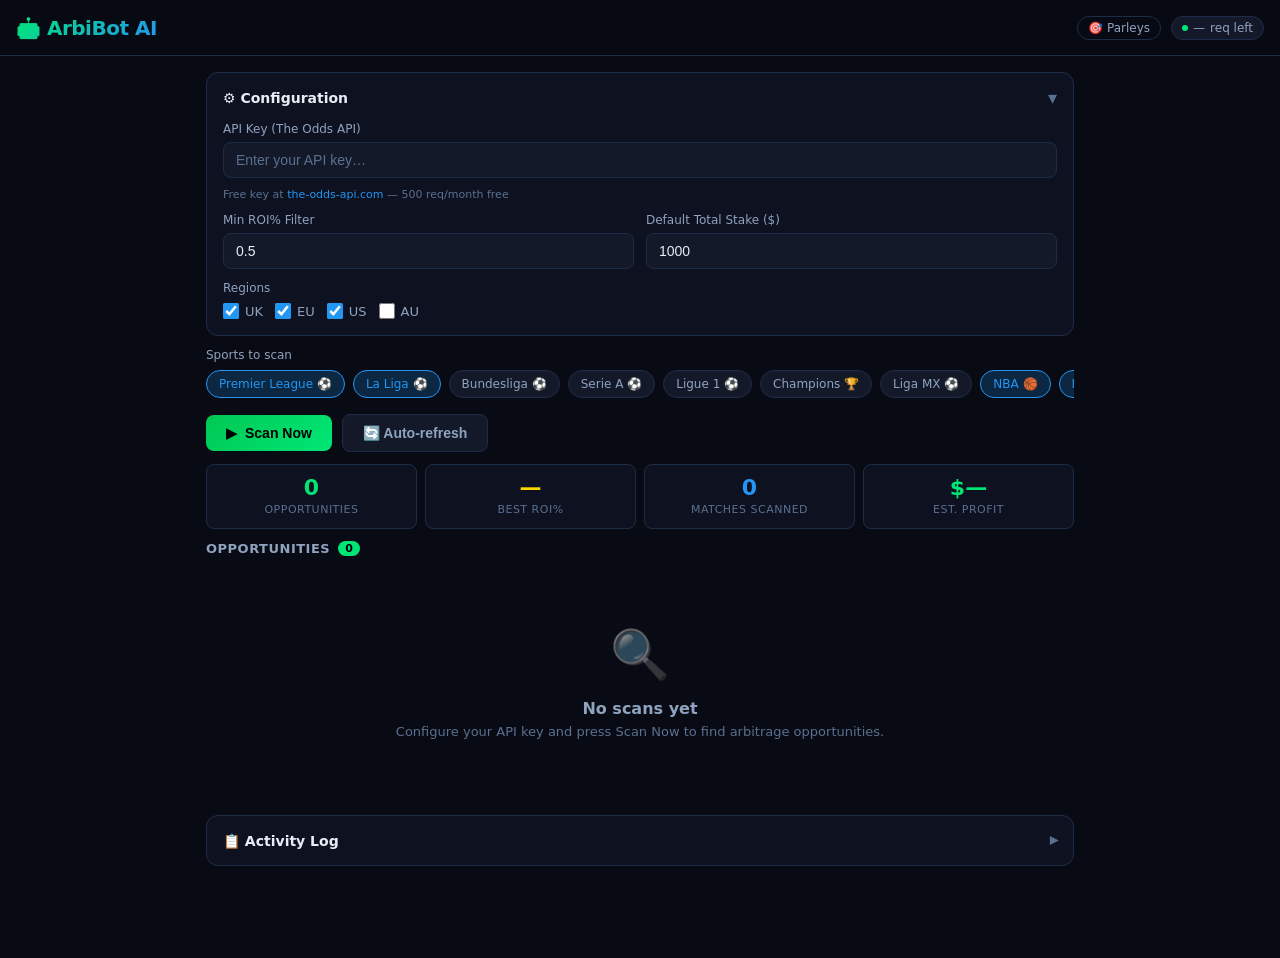
<file: arbitraje-ia.html>
<!DOCTYPE html>
<html lang="en">
<head>
<meta charset="UTF-8">
<meta name="viewport" content="width=device-width, initial-scale=1.0">
<title>ArbiBot AI — Sports Arbitrage Detector</title>
<style>
  :root {
    --bg: #080b14;
    --bg2: #0d1120;
    --bg3: #131929;
    --bg4: #1a2235;
    --border: #1e2d47;
    --green: #00e676;
    --green2: #00c853;
    --blue: #2196f3;
    --blue2: #1565c0;
    --yellow: #ffd600;
    --red: #f44336;
    --text: #e8edf5;
    --text2: #8fa3bf;
    --text3: #5a7090;
    --radius: 12px;
    --radius-sm: 8px;
    --shadow: 0 4px 24px rgba(0,0,0,0.5);
    --transition: 0.2s ease;
  }

  * { box-sizing: border-box; margin: 0; padding: 0; }

  body {
    background: var(--bg);
    color: var(--text);
    font-family: 'Segoe UI', system-ui, -apple-system, sans-serif;
    font-size: 14px;
    min-height: 100vh;
    overflow-x: hidden;
  }

  /* ===== HEADER ===== */
  .header {
    position: sticky;
    top: 0;
    z-index: 100;
    background: rgba(8,11,20,0.92);
    backdrop-filter: blur(12px);
    border-bottom: 1px solid var(--border);
    padding: 0 16px;
    height: 56px;
    display: flex;
    align-items: center;
    justify-content: space-between;
    gap: 12px;
  }

  .logo {
    font-size: 20px;
    font-weight: 700;
    letter-spacing: -0.5px;
    white-space: nowrap;
    background: linear-gradient(135deg, var(--green), var(--blue));
    -webkit-background-clip: text;
    -webkit-text-fill-color: transparent;
    background-clip: text;
  }

  .header-right {
    display: flex;
    align-items: center;
    gap: 10px;
    flex-shrink: 0;
  }

  .requests-badge {
    background: var(--bg3);
    border: 1px solid var(--border);
    border-radius: 20px;
    padding: 4px 10px;
    font-size: 12px;
    color: var(--text2);
    white-space: nowrap;
    display: flex;
    align-items: center;
    gap: 5px;
  }

  .requests-badge .dot {
    width: 6px;
    height: 6px;
    border-radius: 50%;
    background: var(--green);
  }

  /* ===== MAIN LAYOUT ===== */
  .main {
    max-width: 900px;
    margin: 0 auto;
    padding: 16px;
    padding-bottom: 80px;
  }

  /* ===== CARDS / SECTIONS ===== */
  .card {
    background: var(--bg2);
    border: 1px solid var(--border);
    border-radius: var(--radius);
    overflow: hidden;
    margin-bottom: 12px;
  }

  .card-header {
    display: flex;
    align-items: center;
    justify-content: space-between;
    padding: 14px 16px;
    cursor: pointer;
    user-select: none;
    gap: 10px;
  }

  .card-header h3 {
    font-size: 14px;
    font-weight: 600;
    color: var(--text);
    display: flex;
    align-items: center;
    gap: 8px;
  }

  .card-body {
    padding: 0 16px 16px;
  }

  .collapse-icon {
    color: var(--text3);
    font-size: 18px;
    transition: transform var(--transition);
    flex-shrink: 0;
  }

  .collapsed .collapse-icon { transform: rotate(-90deg); }
  .collapsed .card-body { display: none; }

  /* ===== CONFIG PANEL ===== */
  .config-grid {
    display: grid;
    grid-template-columns: 1fr 1fr;
    gap: 12px;
  }

  @media (max-width: 480px) {
    .config-grid { grid-template-columns: 1fr; }
  }

  .field {
    display: flex;
    flex-direction: column;
    gap: 6px;
  }

  .field label {
    font-size: 12px;
    color: var(--text2);
    font-weight: 500;
  }

  .field input, .field select {
    background: var(--bg3);
    border: 1px solid var(--border);
    border-radius: var(--radius-sm);
    color: var(--text);
    padding: 9px 12px;
    font-size: 14px;
    outline: none;
    width: 100%;
    transition: border-color var(--transition);
  }

  .field input:focus, .field select:focus {
    border-color: var(--blue);
  }

  .field input::placeholder { color: var(--text3); }

  .regions-row {
    grid-column: 1 / -1;
    display: flex;
    flex-direction: column;
    gap: 8px;
  }

  .checkboxes {
    display: flex;
    gap: 12px;
    flex-wrap: wrap;
  }

  .cb-label {
    display: flex;
    align-items: center;
    gap: 6px;
    cursor: pointer;
    color: var(--text2);
    font-size: 13px;
    user-select: none;
  }

  .cb-label input[type=checkbox] {
    width: 16px;
    height: 16px;
    accent-color: var(--blue);
    cursor: pointer;
  }

  /* ===== SPORTS CHIPS ===== */
  .chips-section {
    margin-bottom: 12px;
  }

  .chips-label {
    font-size: 12px;
    color: var(--text2);
    font-weight: 500;
    margin-bottom: 8px;
  }

  .chips-scroll {
    display: flex;
    gap: 8px;
    overflow-x: auto;
    padding-bottom: 4px;
    scrollbar-width: thin;
    scrollbar-color: var(--border) transparent;
  }

  .chips-scroll::-webkit-scrollbar {
    height: 4px;
  }

  .chips-scroll::-webkit-scrollbar-track { background: transparent; }
  .chips-scroll::-webkit-scrollbar-thumb {
    background: var(--border);
    border-radius: 4px;
  }

  .chip {
    flex-shrink: 0;
    padding: 6px 12px;
    border-radius: 20px;
    border: 1px solid var(--border);
    background: var(--bg3);
    color: var(--text2);
    font-size: 12px;
    font-weight: 500;
    cursor: pointer;
    transition: all var(--transition);
    user-select: none;
    white-space: nowrap;
  }

  .chip:hover {
    border-color: var(--blue);
    color: var(--text);
  }

  .chip.active {
    background: color-mix(in srgb, var(--blue) 20%, transparent);
    border-color: var(--blue);
    color: var(--blue);
  }

  /* ===== SCAN BAR ===== */
  .scan-bar {
    display: flex;
    align-items: center;
    gap: 10px;
    margin-bottom: 12px;
    flex-wrap: wrap;
  }

  .btn {
    display: inline-flex;
    align-items: center;
    gap: 8px;
    padding: 10px 20px;
    border-radius: var(--radius-sm);
    border: none;
    font-size: 14px;
    font-weight: 600;
    cursor: pointer;
    transition: all var(--transition);
    white-space: nowrap;
    outline: none;
  }

  .btn:active { transform: scale(0.97); }

  .btn-primary {
    background: linear-gradient(135deg, var(--green2), var(--green));
    color: #000;
  }

  .btn-primary:hover { filter: brightness(1.1); }

  .btn-primary:disabled {
    opacity: 0.6;
    cursor: not-allowed;
    transform: none;
  }

  .btn-secondary {
    background: var(--bg3);
    border: 1px solid var(--border);
    color: var(--text2);
  }

  .btn-secondary:hover {
    border-color: var(--blue);
    color: var(--text);
  }

  .btn-secondary.active {
    background: color-mix(in srgb, var(--blue) 15%, transparent);
    border-color: var(--blue);
    color: var(--blue);
  }

  .btn-sm {
    padding: 7px 14px;
    font-size: 12px;
  }

  /* Pulse animation */
  @keyframes pulse {
    0%, 100% { opacity: 1; transform: scale(1); }
    50% { opacity: 0.6; transform: scale(0.85); }
  }

  .pulse-dot {
    width: 8px;
    height: 8px;
    border-radius: 50%;
    background: #000;
    animation: pulse 1s infinite;
  }

  .countdown {
    font-size: 12px;
    color: var(--text3);
    min-width: 60px;
  }

  /* ===== STATS BAR ===== */
  .stats-bar {
    display: grid;
    grid-template-columns: repeat(4, 1fr);
    gap: 8px;
    margin-bottom: 12px;
  }

  @media (max-width: 480px) {
    .stats-bar { grid-template-columns: repeat(2, 1fr); }
  }

  .stat-card {
    background: var(--bg2);
    border: 1px solid var(--border);
    border-radius: var(--radius-sm);
    padding: 12px;
    text-align: center;
  }

  .stat-value {
    font-size: 22px;
    font-weight: 700;
    color: var(--text);
    line-height: 1;
  }

  .stat-value.green { color: var(--green); }
  .stat-value.blue { color: var(--blue); }
  .stat-value.yellow { color: var(--yellow); }

  .stat-label {
    font-size: 11px;
    color: var(--text3);
    margin-top: 4px;
    text-transform: uppercase;
    letter-spacing: 0.5px;
  }

  /* ===== OPPORTUNITY CARDS ===== */
  .section-title {
    font-size: 13px;
    font-weight: 600;
    color: var(--text2);
    text-transform: uppercase;
    letter-spacing: 0.5px;
    margin-bottom: 10px;
    display: flex;
    align-items: center;
    gap: 8px;
  }

  .opp-count-badge {
    background: var(--green);
    color: #000;
    border-radius: 10px;
    padding: 1px 7px;
    font-size: 11px;
    font-weight: 700;
  }

  .opp-card {
    background: var(--bg2);
    border: 1px solid var(--border);
    border-radius: var(--radius);
    margin-bottom: 10px;
    overflow: hidden;
    transition: border-color var(--transition);
  }

  .opp-card:hover {
    border-color: color-mix(in srgb, var(--green) 50%, var(--border));
  }

  .opp-card-header {
    padding: 14px 16px;
    display: flex;
    align-items: flex-start;
    gap: 12px;
    justify-content: space-between;
  }

  .opp-info { flex: 1; min-width: 0; }

  .opp-match {
    font-size: 15px;
    font-weight: 600;
    color: var(--text);
    margin-bottom: 4px;
    white-space: nowrap;
    overflow: hidden;
    text-overflow: ellipsis;
  }

  .opp-meta {
    display: flex;
    align-items: center;
    gap: 8px;
    flex-wrap: wrap;
  }

  .meta-tag {
    font-size: 11px;
    padding: 2px 7px;
    border-radius: 10px;
    background: var(--bg3);
    color: var(--text3);
    border: 1px solid var(--border);
  }

  .opp-roi {
    text-align: right;
    flex-shrink: 0;
  }

  .roi-value {
    font-size: 26px;
    font-weight: 800;
    line-height: 1;
    letter-spacing: -1px;
  }

  .roi-value.high { color: var(--green); }
  .roi-value.mid { color: var(--yellow); }
  .roi-value.low { color: var(--blue); }

  .roi-label {
    font-size: 11px;
    color: var(--text3);
    text-align: right;
    margin-top: 2px;
  }

  /* Outcome rows */
  .outcomes-table {
    border-top: 1px solid var(--border);
  }

  .outcome-row {
    display: grid;
    grid-template-columns: 1fr 130px 80px 90px;
    gap: 8px;
    align-items: center;
    padding: 10px 16px;
    border-bottom: 1px solid color-mix(in srgb, var(--border) 50%, transparent);
  }

  .outcome-row:last-of-type {
    border-bottom: none;
  }

  @media (max-width: 600px) {
    .outcome-row {
      grid-template-columns: 1fr 100px 65px 75px;
      gap: 6px;
      padding: 9px 12px;
      font-size: 12px;
    }
  }

  .outcome-name {
    color: var(--text);
    font-weight: 500;
    white-space: nowrap;
    overflow: hidden;
    text-overflow: ellipsis;
  }

  .outcome-bk {
    color: var(--blue);
    font-size: 12px;
    white-space: nowrap;
    overflow: hidden;
    text-overflow: ellipsis;
  }

  .outcome-odds {
    font-weight: 700;
    color: var(--green);
    text-align: right;
  }

  .outcome-stake {
    color: var(--text2);
    text-align: right;
    font-size: 12px;
  }

  .outcome-header-row {
    display: grid;
    grid-template-columns: 1fr 130px 80px 90px;
    gap: 8px;
    padding: 6px 16px;
    background: var(--bg3);
    font-size: 10px;
    color: var(--text3);
    text-transform: uppercase;
    letter-spacing: 0.5px;
    font-weight: 600;
  }

  @media (max-width: 600px) {
    .outcome-header-row {
      grid-template-columns: 1fr 100px 65px 75px;
      gap: 6px;
      padding: 6px 12px;
    }
  }

  .outcome-header-row span:nth-child(3),
  .outcome-header-row span:nth-child(4) {
    text-align: right;
  }

  .opp-footer {
    padding: 10px 16px;
    border-top: 1px solid var(--border);
    display: flex;
    align-items: center;
    justify-content: flex-end;
    background: var(--bg3);
  }

  .btn-calc {
    background: color-mix(in srgb, var(--green) 15%, transparent);
    border: 1px solid color-mix(in srgb, var(--green) 40%, transparent);
    color: var(--green);
    padding: 7px 16px;
    border-radius: var(--radius-sm);
    font-size: 13px;
    font-weight: 600;
    cursor: pointer;
    transition: all var(--transition);
    display: inline-flex;
    align-items: center;
    gap: 6px;
  }

  .btn-calc:hover {
    background: color-mix(in srgb, var(--green) 25%, transparent);
  }

  /* ===== EMPTY STATE ===== */
  .empty-state {
    text-align: center;
    padding: 60px 20px;
    color: var(--text3);
  }

  .empty-icon {
    font-size: 48px;
    margin-bottom: 16px;
    opacity: 0.5;
  }

  .empty-state h3 {
    font-size: 16px;
    color: var(--text2);
    margin-bottom: 6px;
  }

  .empty-state p {
    font-size: 13px;
  }

  /* ===== ACTIVITY LOG ===== */
  .log-list {
    max-height: 200px;
    overflow-y: auto;
    scrollbar-width: thin;
    scrollbar-color: var(--border) transparent;
    font-family: 'Courier New', monospace;
    font-size: 12px;
  }

  .log-entry {
    display: flex;
    gap: 10px;
    padding: 4px 0;
    border-bottom: 1px solid color-mix(in srgb, var(--border) 40%, transparent);
    align-items: flex-start;
  }

  .log-entry:last-child { border-bottom: none; }

  .log-time {
    color: var(--text3);
    white-space: nowrap;
    flex-shrink: 0;
  }

  .log-msg { color: var(--text2); }
  .log-msg.success { color: var(--green); }
  .log-msg.error { color: var(--red); }
  .log-msg.info { color: var(--blue); }
  .log-msg.warning { color: var(--yellow); }

  /* ===== MODAL ===== */
  .modal-overlay {
    position: fixed;
    inset: 0;
    background: rgba(0,0,0,0.7);
    z-index: 200;
    display: none;
    align-items: flex-end;
    justify-content: center;
  }

  .modal-overlay.open {
    display: flex;
  }

  .modal {
    background: var(--bg2);
    border: 1px solid var(--border);
    border-radius: var(--radius) var(--radius) 0 0;
    width: 100%;
    max-width: 560px;
    max-height: 85vh;
    overflow-y: auto;
    padding: 20px;
    animation: slideUp 0.25s ease;
  }

  @keyframes slideUp {
    from { transform: translateY(100%); opacity: 0; }
    to { transform: translateY(0); opacity: 1; }
  }

  .modal-header {
    display: flex;
    align-items: center;
    justify-content: space-between;
    margin-bottom: 16px;
  }

  .modal-title {
    font-size: 16px;
    font-weight: 700;
  }

  .modal-close {
    background: none;
    border: none;
    color: var(--text3);
    font-size: 22px;
    cursor: pointer;
    padding: 2px;
    line-height: 1;
    transition: color var(--transition);
  }

  .modal-close:hover { color: var(--text); }

  .stake-input-row {
    display: flex;
    gap: 10px;
    margin-bottom: 16px;
    align-items: flex-end;
  }

  .stake-input-row .field { flex: 1; }

  .modal-outcomes {
    background: var(--bg3);
    border: 1px solid var(--border);
    border-radius: var(--radius-sm);
    overflow: hidden;
    margin-bottom: 16px;
  }

  .modal-outcome-row {
    display: grid;
    grid-template-columns: 1fr 100px 70px 80px;
    gap: 8px;
    padding: 10px 14px;
    align-items: center;
    border-bottom: 1px solid color-mix(in srgb, var(--border) 50%, transparent);
    font-size: 13px;
  }

  .modal-outcome-row:last-child { border-bottom: none; }

  .modal-outcome-row.header {
    font-size: 10px;
    color: var(--text3);
    text-transform: uppercase;
    letter-spacing: 0.5px;
    font-weight: 600;
    background: var(--bg4);
    font-family: inherit;
  }

  .modal-outcome-row span:nth-child(3),
  .modal-outcome-row span:nth-child(4) { text-align: right; }

  .summary-box {
    background: color-mix(in srgb, var(--green) 8%, var(--bg3));
    border: 1px solid color-mix(in srgb, var(--green) 30%, transparent);
    border-radius: var(--radius-sm);
    padding: 14px;
    margin-bottom: 16px;
  }

  .summary-row {
    display: flex;
    justify-content: space-between;
    align-items: center;
    padding: 3px 0;
    font-size: 13px;
  }

  .summary-row .label { color: var(--text2); }
  .summary-row .value { font-weight: 600; color: var(--text); }
  .summary-row .value.green { color: var(--green); font-size: 16px; }

  .modal-actions {
    display: flex;
    gap: 10px;
  }

  .modal-actions .btn { flex: 1; justify-content: center; }

  /* ===== TOAST ===== */
  .toast-container {
    position: fixed;
    bottom: 20px;
    left: 50%;
    transform: translateX(-50%);
    z-index: 300;
    display: flex;
    flex-direction: column;
    align-items: center;
    gap: 8px;
    pointer-events: none;
  }

  .toast {
    background: var(--bg4);
    border: 1px solid var(--border);
    border-radius: var(--radius-sm);
    padding: 10px 18px;
    font-size: 13px;
    color: var(--text);
    white-space: nowrap;
    animation: toastIn 0.25s ease;
    pointer-events: auto;
    max-width: calc(100vw - 40px);
    box-shadow: var(--shadow);
  }

  .toast.success { border-color: var(--green); }
  .toast.error { border-color: var(--red); }
  .toast.info { border-color: var(--blue); }

  @keyframes toastIn {
    from { transform: translateY(20px); opacity: 0; }
    to { transform: translateY(0); opacity: 1; }
  }

  /* ===== PROGRESS BAR ===== */
  .progress-bar {
    height: 3px;
    background: var(--border);
    border-radius: 2px;
    overflow: hidden;
    margin-bottom: 12px;
    display: none;
  }

  .progress-bar.show { display: block; }

  .progress-fill {
    height: 100%;
    background: linear-gradient(90deg, var(--blue), var(--green));
    border-radius: 2px;
    transition: width 0.3s ease;
    width: 0%;
  }

  /* ===== MISC ===== */
  .divider {
    height: 1px;
    background: var(--border);
    margin: 12px 0;
  }

  .no-opps {
    text-align: center;
    padding: 40px 20px;
    color: var(--text3);
    font-size: 13px;
  }

  .spinner {
    display: inline-block;
    width: 16px;
    height: 16px;
    border: 2px solid rgba(0,0,0,0.3);
    border-top-color: #000;
    border-radius: 50%;
    animation: spin 0.8s linear infinite;
  }

  @keyframes spin {
    to { transform: rotate(360deg); }
  }

  select option {
    background: var(--bg3);
    color: var(--text);
  }

  .api-key-row {
    grid-column: 1 / -1;
  }

  .api-key-hint {
    font-size: 11px;
    color: var(--text3);
    margin-top: 4px;
  }

  .api-key-hint a {
    color: var(--blue);
    text-decoration: none;
  }

  .api-key-hint a:hover { text-decoration: underline; }

  @media (max-width: 600px) {
    .roi-value { font-size: 20px; }
    .opp-match { font-size: 13px; }
    .stats-bar { gap: 6px; }
    .stat-value { font-size: 18px; }
  }
</style>
</head>
<body>

<!-- HEADER -->
<header class="header">
  <div class="logo">🤖 ArbiBot AI</div>
  <div class="header-right">
    <a href="parleys.html" style="color:var(--text2);text-decoration:none;font-size:12px;border:1px solid var(--border);border-radius:20px;padding:4px 10px;white-space:nowrap;">🎯 Parleys</a>
    <div class="requests-badge" id="requestsBadge">
      <span class="dot"></span>
      <span id="reqRemaining">—</span> req left
    </div>
  </div>
</header>

<!-- MAIN -->
<div class="main">

  <!-- CONFIG PANEL -->
  <div class="card" id="configCard">
    <div class="card-header" onclick="toggleCard('configCard')">
      <h3>⚙️ Configuration</h3>
      <span class="collapse-icon">▾</span>
    </div>
    <div class="card-body">
      <div class="config-grid">
        <div class="field api-key-row">
          <label>API Key (The Odds API)</label>
          <input type="password" id="apiKey" placeholder="Enter your API key…" autocomplete="off">
          <p class="api-key-hint">Free key at <a href="https://the-odds-api.com" target="_blank" rel="noopener">the-odds-api.com</a> — 500 req/month free</p>
        </div>
        <div class="field">
          <label>Min ROI% Filter</label>
          <input type="number" id="minRoi" placeholder="e.g. 0.5" min="0" step="0.1">
        </div>
        <div class="field">
          <label>Default Total Stake ($)</label>
          <input type="number" id="defaultStake" placeholder="e.g. 1000" min="1" step="1">
        </div>
        <div class="regions-row">
          <label style="font-size:12px;color:var(--text2);font-weight:500;">Regions</label>
          <div class="checkboxes">
            <label class="cb-label"><input type="checkbox" id="regUk" value="uk"> UK</label>
            <label class="cb-label"><input type="checkbox" id="regEu" value="eu"> EU</label>
            <label class="cb-label"><input type="checkbox" id="regUs" value="us"> US</label>
            <label class="cb-label"><input type="checkbox" id="regAu" value="au"> AU</label>
          </div>
        </div>
      </div>
    </div>
  </div>

  <!-- SPORTS CHIPS -->
  <div class="chips-section">
    <div class="chips-label">Sports to scan</div>
    <div class="chips-scroll" id="chipsContainer"></div>
  </div>

  <!-- SCAN BAR -->
  <div class="scan-bar">
    <button class="btn btn-primary" id="scanBtn" onclick="startScan()">
      <span id="scanBtnIcon">▶</span>
      <span id="scanBtnText">Scan Now</span>
    </button>
    <button class="btn btn-secondary" id="autoRefreshBtn" onclick="toggleAutoRefresh()">
      🔄 Auto-refresh
    </button>
    <span class="countdown" id="countdown"></span>
  </div>

  <!-- PROGRESS BAR -->
  <div class="progress-bar" id="progressBar">
    <div class="progress-fill" id="progressFill"></div>
  </div>

  <!-- STATS BAR -->
  <div class="stats-bar">
    <div class="stat-card">
      <div class="stat-value green" id="statOpps">0</div>
      <div class="stat-label">Opportunities</div>
    </div>
    <div class="stat-card">
      <div class="stat-value yellow" id="statBestRoi">—</div>
      <div class="stat-label">Best ROI%</div>
    </div>
    <div class="stat-card">
      <div class="stat-value blue" id="statMatches">0</div>
      <div class="stat-label">Matches Scanned</div>
    </div>
    <div class="stat-card">
      <div class="stat-value green" id="statProfit">$—</div>
      <div class="stat-label">Est. Profit</div>
    </div>
  </div>

  <!-- OPPORTUNITIES -->
  <div class="section-title">
    Opportunities <span class="opp-count-badge" id="oppCountBadge">0</span>
  </div>
  <div id="oppsContainer">
    <div class="empty-state">
      <div class="empty-icon">🔍</div>
      <h3>No scans yet</h3>
      <p>Configure your API key and press Scan Now to find arbitrage opportunities.</p>
    </div>
  </div>

  <!-- ACTIVITY LOG -->
  <div class="card collapsed" id="logCard" style="margin-top:16px;">
    <div class="card-header" onclick="toggleCard('logCard')">
      <h3>📋 Activity Log</h3>
      <span class="collapse-icon">▾</span>
    </div>
    <div class="card-body">
      <div class="log-list" id="logList">
        <div class="log-entry">
          <span class="log-time">--:--:--</span>
          <span class="log-msg">ArbiBot AI ready. Enter your API key to begin scanning.</span>
        </div>
      </div>
    </div>
  </div>

</div><!-- /main -->

<!-- MODAL (Stake Calculator) -->
<div class="modal-overlay" id="modalOverlay" onclick="closeModal(event)">
  <div class="modal" id="modal">
    <div class="modal-header">
      <div class="modal-title">💰 Stake Calculator</div>
      <button class="modal-close" onclick="closeModalDirect()">✕</button>
    </div>
    <div id="modalMatchInfo" style="margin-bottom:12px;color:var(--text2);font-size:13px;"></div>
    <div class="stake-input-row">
      <div class="field">
        <label>Total Stake ($)</label>
        <input type="number" id="modalStakeInput" placeholder="1000" min="1" step="1" oninput="recalcModal()">
      </div>
    </div>
    <div class="modal-outcomes" id="modalOutcomes"></div>
    <div class="summary-box" id="modalSummary"></div>
    <div class="modal-actions">
      <button class="btn btn-secondary btn-sm" onclick="copyToClipboard()">📋 Copy</button>
      <button class="btn btn-primary btn-sm" onclick="closeModalDirect()">Done</button>
    </div>
  </div>
</div>

<!-- TOAST CONTAINER -->
<div class="toast-container" id="toastContainer"></div>

<script>
// ============================================================
// STATE
// ============================================================
const DEFAULT_STATE = {
  apiKey: '',
  minRoi: 0.5,
  defaultStake: 1000,
  regions: ['uk', 'eu', 'us'],
  selectedSports: ['soccer_epl', 'soccer_spain_la_liga', 'basketball_nba', 'americanfootball_nfl'],
  configCollapsed: false,
  logCollapsed: true,
};

let state = { ...DEFAULT_STATE };
let opportunities = [];
let scanning = false;
let autoRefresh = false;
let autoRefreshTimer = null;
let countdownVal = 0;
let countdownTimer = null;
let modalData = null;
let reqRemaining = null;
let reqUsed = null;
let totalMatchesScanned = 0;

const SPORTS = [
  { key: 'soccer_epl',            label: 'Premier League ⚽' },
  { key: 'soccer_spain_la_liga',  label: 'La Liga ⚽' },
  { key: 'soccer_germany_bundesliga', label: 'Bundesliga ⚽' },
  { key: 'soccer_italy_serie_a',  label: 'Serie A ⚽' },
  { key: 'soccer_france_ligue_one', label: 'Ligue 1 ⚽' },
  { key: 'soccer_uefa_champs_league', label: 'Champions 🏆' },
  { key: 'soccer_mexico_ligamx',  label: 'Liga MX ⚽' },
  { key: 'basketball_nba',        label: 'NBA 🏀' },
  { key: 'americanfootball_nfl',  label: 'NFL 🏈' },
  { key: 'baseball_mlb',          label: 'MLB ⚾' },
  { key: 'icehockey_nhl',         label: 'NHL 🏒' },
  { key: 'tennis_atp',            label: 'ATP Tennis 🎾' },
  { key: 'mma_mixed_martial_arts',label: 'MMA 🥊' },
  { key: 'boxing_boxing',         label: 'Boxing 🥊' },
];

// ============================================================
// PERSISTENCE
// ============================================================
function loadState() {
  try {
    const saved = localStorage.getItem('arbibot_state');
    if (saved) {
      const parsed = JSON.parse(saved);
      state = { ...DEFAULT_STATE, ...parsed };
    }
  } catch(e) {}
}

function saveState() {
  try {
    localStorage.setItem('arbibot_state', JSON.stringify(state));
  } catch(e) {}
}

// ============================================================
// INIT
// ============================================================
function init() {
  loadState();
  applyStateToUI();
  renderChips();
  attachListeners();
}

function applyStateToUI() {
  document.getElementById('apiKey').value = state.apiKey || '';
  document.getElementById('minRoi').value = state.minRoi ?? 0.5;
  document.getElementById('defaultStake').value = state.defaultStake || 1000;
  document.getElementById('regUk').checked = state.regions.includes('uk');
  document.getElementById('regEu').checked = state.regions.includes('eu');
  document.getElementById('regUs').checked = state.regions.includes('us');
  document.getElementById('regAu').checked = state.regions.includes('au');

  if (state.configCollapsed) {
    document.getElementById('configCard').classList.add('collapsed');
  }
  if (!state.logCollapsed) {
    document.getElementById('logCard').classList.remove('collapsed');
  }
}

function attachListeners() {
  document.getElementById('apiKey').addEventListener('change', () => {
    state.apiKey = document.getElementById('apiKey').value.trim();
    saveState();
  });
  document.getElementById('minRoi').addEventListener('change', () => {
    state.minRoi = parseFloat(document.getElementById('minRoi').value) || 0;
    saveState();
  });
  document.getElementById('defaultStake').addEventListener('change', () => {
    state.defaultStake = parseFloat(document.getElementById('defaultStake').value) || 1000;
    saveState();
  });
  ['regUk','regEu','regUs','regAu'].forEach(id => {
    document.getElementById(id).addEventListener('change', () => {
      state.regions = [];
      if (document.getElementById('regUk').checked) state.regions.push('uk');
      if (document.getElementById('regEu').checked) state.regions.push('eu');
      if (document.getElementById('regUs').checked) state.regions.push('us');
      if (document.getElementById('regAu').checked) state.regions.push('au');
      saveState();
    });
  });
}

// ============================================================
// CHIPS
// ============================================================
function renderChips() {
  const container = document.getElementById('chipsContainer');
  container.innerHTML = '';
  SPORTS.forEach(sport => {
    const chip = document.createElement('div');
    chip.className = 'chip' + (state.selectedSports.includes(sport.key) ? ' active' : '');
    chip.textContent = sport.label;
    chip.addEventListener('click', () => toggleSport(sport.key, chip));
    container.appendChild(chip);
  });
}

function toggleSport(key, el) {
  const idx = state.selectedSports.indexOf(key);
  if (idx === -1) {
    state.selectedSports.push(key);
    el.classList.add('active');
  } else {
    state.selectedSports.splice(idx, 1);
    el.classList.remove('active');
  }
  saveState();
}

// ============================================================
// CARD TOGGLE
// ============================================================
function toggleCard(id) {
  const el = document.getElementById(id);
  el.classList.toggle('collapsed');
  if (id === 'configCard') {
    state.configCollapsed = el.classList.contains('collapsed');
    saveState();
  }
  if (id === 'logCard') {
    state.logCollapsed = el.classList.contains('collapsed');
    saveState();
  }
}

// ============================================================
// ARBITRAGE MATH
// ============================================================
function calcArbitrage(match) {
  // Collect best odds per outcome across all bookmakers
  const bestOdds = {}; // outcomeName -> { odds, bookmaker }
  if (!match.bookmakers || match.bookmakers.length === 0) return null;

  match.bookmakers.forEach(bk => {
    if (!bk.markets) return;
    const h2h = bk.markets.find(m => m.key === 'h2h');
    if (!h2h || !h2h.outcomes) return;
    h2h.outcomes.forEach(outcome => {
      const name = outcome.name;
      const odds = parseFloat(outcome.price);
      if (!bestOdds[name] || odds > bestOdds[name].odds) {
        bestOdds[name] = { odds, bookmaker: bk.title };
      }
    });
  });

  const outcomes = Object.entries(bestOdds);
  if (outcomes.length < 2) return null;

  // Implied sum
  const impliedSum = outcomes.reduce((sum, [, v]) => sum + 1 / v.odds, 0);
  if (impliedSum >= 1) return null; // no arbitrage

  const roi = (1 / impliedSum - 1) * 100;
  const stake = state.defaultStake || 1000;
  const guaranteedReturn = stake / impliedSum;
  const profit = guaranteedReturn - stake;

  const perOutcome = outcomes.map(([name, v]) => ({
    name,
    bookmaker: v.bookmaker,
    odds: v.odds,
    stake: guaranteedReturn / v.odds,
  }));

  return {
    id: match.id,
    homeTeam: match.home_team,
    awayTeam: match.away_team,
    sportKey: match.sport_key,
    commenceTime: match.commence_time,
    bookmakerCount: match.bookmakers.length,
    impliedSum,
    roi,
    guaranteedReturn,
    profit,
    outcomes: perOutcome,
  };
}

// ============================================================
// SCANNING
// ============================================================
async function startScan() {
  if (scanning) return;

  // Read current values from inputs
  state.apiKey = document.getElementById('apiKey').value.trim();
  state.minRoi = parseFloat(document.getElementById('minRoi').value) || 0;
  state.defaultStake = parseFloat(document.getElementById('defaultStake').value) || 1000;
  saveState();

  if (!state.apiKey) {
    showToast('Please enter your API key first.', 'error');
    document.getElementById('configCard').classList.remove('collapsed');
    state.configCollapsed = false;
    return;
  }

  if (state.selectedSports.length === 0) {
    showToast('Select at least one sport to scan.', 'error');
    return;
  }

  if (state.regions.length === 0) {
    showToast('Select at least one region.', 'error');
    return;
  }

  scanning = true;
  opportunities = [];
  totalMatchesScanned = 0;

  // Update button
  const btn = document.getElementById('scanBtn');
  btn.disabled = true;
  document.getElementById('scanBtnIcon').innerHTML = '<span class="pulse-dot"><\/span>';
  document.getElementById('scanBtnText').textContent = 'Scanning…';

  // Show progress bar
  const progressBar = document.getElementById('progressBar');
  const progressFill = document.getElementById('progressFill');
  progressBar.classList.add('show');
  progressFill.style.width = '0%';

  log('Starting scan for ' + state.selectedSports.length + ' sport(s)…', 'info');

  const sports = state.selectedSports;
  const regionsStr = state.regions.join(',');

  for (let i = 0; i < sports.length; i++) {
    const sportKey = sports[i];
    const sportLabel = SPORTS.find(s => s.key === sportKey)?.label || sportKey;

    const progress = ((i / sports.length) * 100).toFixed(0);
    progressFill.style.width = progress + '%';
    log('Scanning ' + sportLabel + '…');

    try {
      const url = `https://api.the-odds-api.com/v4/sports/${sportKey}/odds?apiKey=${state.apiKey}&regions=${regionsStr}&markets=h2h&oddsFormat=decimal`;
      const resp = await fetch(url);

      // Read headers
      const remaining = resp.headers.get('x-requests-remaining');
      const used = resp.headers.get('x-requests-used');
      if (remaining !== null) {
        reqRemaining = parseInt(remaining, 10);
        updateRequestsBadge();
      }
      if (used !== null) reqUsed = parseInt(used, 10);

      if (!resp.ok) {
        if (resp.status === 401) {
          log('Invalid API key. Stopping scan.', 'error');
          showToast('Invalid API key.', 'error');
          break;
        }
        if (resp.status === 422) {
          log(sportLabel + ': Sport not available or bad request.', 'warning');
          continue;
        }
        if (resp.status === 429) {
          log('Rate limited. Try again later.', 'error');
          showToast('Rate limited — too many requests.', 'error');
          break;
        }
        log(sportLabel + ': HTTP ' + resp.status, 'error');
        continue;
      }

      const data = await resp.json();
      if (!Array.isArray(data)) {
        log(sportLabel + ': Unexpected response format.', 'warning');
        continue;
      }

      totalMatchesScanned += data.length;
      log(sportLabel + ': ' + data.length + ' matches found.', 'success');

      data.forEach(match => {
        const arb = calcArbitrage(match);
        if (arb && arb.roi >= state.minRoi) {
          opportunities.push(arb);
        }
      });

    } catch (err) {
      log(sportLabel + ': Network error — ' + err.message, 'error');
    }

    // 200ms delay between sport requests
    if (i < sports.length - 1) {
      await delay(200);
    }
  }

  // Sort by ROI descending
  opportunities.sort((a, b) => b.roi - a.roi);

  progressFill.style.width = '100%';
  setTimeout(() => {
    progressBar.classList.remove('show');
    progressFill.style.width = '0%';
  }, 600);

  scanning = false;
  btn.disabled = false;
  document.getElementById('scanBtnIcon').textContent = '▶';
  document.getElementById('scanBtnText').textContent = 'Scan Now';

  updateStats();
  renderOpportunities();

  const msg = opportunities.length > 0
    ? `Scan complete. Found ${opportunities.length} arbitrage opportunity(ies) across ${totalMatchesScanned} matches.`
    : `Scan complete. No arbitrage found across ${totalMatchesScanned} matches. Try more sports or regions.`;

  log(msg, opportunities.length > 0 ? 'success' : 'info');
  showToast(opportunities.length > 0 ? `${opportunities.length} opportunities found! 🎯` : 'No opportunities found.', opportunities.length > 0 ? 'success' : 'info');
}

function delay(ms) {
  return new Promise(resolve => setTimeout(resolve, ms));
}

// ============================================================
// AUTO-REFRESH
// ============================================================
function toggleAutoRefresh() {
  autoRefresh = !autoRefresh;
  const btn = document.getElementById('autoRefreshBtn');
  if (autoRefresh) {
    btn.classList.add('active');
    scheduleRefresh();
    log('Auto-refresh enabled (every 30s).', 'info');
    showToast('Auto-refresh enabled.', 'info');
  } else {
    btn.classList.remove('active');
    clearTimers();
    document.getElementById('countdown').textContent = '';
    log('Auto-refresh disabled.', 'info');
    showToast('Auto-refresh disabled.', 'info');
  }
}

function scheduleRefresh() {
  clearTimers();
  countdownVal = 30;
  updateCountdown();
  countdownTimer = setInterval(() => {
    countdownVal--;
    updateCountdown();
    if (countdownVal <= 0) {
      clearInterval(countdownTimer);
      countdownTimer = null;
      if (autoRefresh && !scanning) {
        startScan().then(() => {
          if (autoRefresh) scheduleRefresh();
        });
      }
    }
  }, 1000);
}

function clearTimers() {
  if (countdownTimer) { clearInterval(countdownTimer); countdownTimer = null; }
  if (autoRefreshTimer) { clearTimeout(autoRefreshTimer); autoRefreshTimer = null; }
}

function updateCountdown() {
  document.getElementById('countdown').textContent = autoRefresh ? `Next in ${countdownVal}s` : '';
}

// ============================================================
// STATS & RENDER
// ============================================================
function updateStats() {
  document.getElementById('statOpps').textContent = opportunities.length;
  document.getElementById('oppCountBadge').textContent = opportunities.length;

  if (opportunities.length > 0) {
    const bestRoi = opportunities[0].roi;
    document.getElementById('statBestRoi').textContent = bestRoi.toFixed(2) + '%';

    const totalProfit = opportunities.reduce((s, o) => s + o.profit, 0);
    document.getElementById('statProfit').textContent = '$' + totalProfit.toFixed(2);
  } else {
    document.getElementById('statBestRoi').textContent = '—';
    document.getElementById('statProfit').textContent = '$—';
  }

  document.getElementById('statMatches').textContent = totalMatchesScanned;
}

function updateRequestsBadge() {
  if (reqRemaining !== null) {
    document.getElementById('reqRemaining').textContent = reqRemaining;
  }
}

function timeToKickoff(isoTime) {
  if (!isoTime) return 'Unknown';
  const diff = new Date(isoTime) - new Date();
  if (diff < 0) return 'In progress';
  const mins = Math.floor(diff / 60000);
  if (mins < 60) return `${mins}m`;
  const hrs = Math.floor(mins / 60);
  const remMins = mins % 60;
  if (hrs < 24) return `${hrs}h ${remMins}m`;
  const days = Math.floor(hrs / 24);
  return `${days}d ${hrs % 24}h`;
}

function roiClass(roi) {
  if (roi >= 3) return 'high';
  if (roi >= 1) return 'mid';
  return 'low';
}

function sportLabel(key) {
  return SPORTS.find(s => s.key === key)?.label || key;
}

function renderOpportunities() {
  const container = document.getElementById('oppsContainer');
  if (opportunities.length === 0) {
    container.innerHTML = `
      <div class="no-opps">
        <div style="font-size:32px;margin-bottom:8px;">📊</div>
        <div>No arbitrage opportunities found.</div>
        <div style="margin-top:4px;font-size:12px;">Try reducing the Min ROI filter, adding more sports, or enabling more regions.</div>
      </div>`;
    return;
  }

  container.innerHTML = '';
  opportunities.forEach((opp, idx) => {
    const card = document.createElement('div');
    card.className = 'opp-card';
    card.innerHTML = `
      <div class="opp-card-header">
        <div class="opp-info">
          <div class="opp-match">${escHtml(opp.homeTeam)} vs ${escHtml(opp.awayTeam)}</div>
          <div class="opp-meta">
            <span class="meta-tag">${escHtml(sportLabel(opp.sportKey))}</span>
            <span class="meta-tag">⏱ ${timeToKickoff(opp.commenceTime)}</span>
            <span class="meta-tag">📚 ${opp.bookmakerCount} bookies</span>
          </div>
        </div>
        <div class="opp-roi">
          <div class="roi-value ${roiClass(opp.roi)}">${opp.roi.toFixed(2)}%</div>
          <div class="roi-label">ROI</div>
        </div>
      </div>
      <div class="outcomes-table">
        <div class="outcome-header-row">
          <span>Outcome</span>
          <span>Bookmaker</span>
          <span style="text-align:right">Best Odds</span>
          <span style="text-align:right">Stake ($)</span>
        </div>
        ${opp.outcomes.map(o => `
        <div class="outcome-row">
          <span class="outcome-name">${escHtml(o.name)}</span>
          <span class="outcome-bk">${escHtml(o.bookmaker)}</span>
          <span class="outcome-odds">${o.odds.toFixed(2)}</span>
          <span class="outcome-stake">$${o.stake.toFixed(2)}</span>
        </div>`).join('')}
      </div>
      <div class="opp-footer">
        <button class="btn-calc" onclick="openModal(${idx})">
          💰 Calculate Bet
        </button>
      </div>
    `;
    container.appendChild(card);
  });
}

function escHtml(str) {
  if (!str) return '';
  return String(str)
    .replace(/&/g,'&amp;')
    .replace(/</g,'&lt;')
    .replace(/>/g,'&gt;')
    .replace(/"/g,'&quot;');
}

// ============================================================
// MODAL
// ============================================================
function openModal(idx) {
  modalData = opportunities[idx];
  document.getElementById('modalOverlay').classList.add('open');
  document.getElementById('modalMatchInfo').textContent =
    `${modalData.homeTeam} vs ${modalData.awayTeam} — ROI: ${modalData.roi.toFixed(2)}%`;
  document.getElementById('modalStakeInput').value = state.defaultStake || 1000;
  recalcModal();
}

function closeModal(e) {
  if (e.target === document.getElementById('modalOverlay')) closeModalDirect();
}

function closeModalDirect() {
  document.getElementById('modalOverlay').classList.remove('open');
  modalData = null;
}

function recalcModal() {
  if (!modalData) return;
  const stake = parseFloat(document.getElementById('modalStakeInput').value) || 0;
  const guaranteedReturn = stake / modalData.impliedSum;
  const profit = guaranteedReturn - stake;

  // Outcomes
  const outcomesEl = document.getElementById('modalOutcomes');
  outcomesEl.innerHTML = `
    <div class="modal-outcome-row header">
      <span>Outcome</span>
      <span>Bookmaker</span>
      <span>Odds</span>
      <span>Stake</span>
    </div>
    ${modalData.outcomes.map(o => {
      const s = guaranteedReturn / o.odds;
      return `
      <div class="modal-outcome-row">
        <span style="color:var(--text);font-weight:500;">${escHtml(o.name)}</span>
        <span style="color:var(--blue);font-size:12px;">${escHtml(o.bookmaker)}</span>
        <span style="color:var(--green);font-weight:700;text-align:right">${o.odds.toFixed(2)}</span>
        <span style="color:var(--text2);text-align:right">$${s.toFixed(2)}</span>
      </div>`;
    }).join('')}
  `;

  // Summary
  document.getElementById('modalSummary').innerHTML = `
    <div class="summary-row">
      <span class="label">Total Stake</span>
      <span class="value">$${stake.toFixed(2)}</span>
    </div>
    <div class="summary-row">
      <span class="label">Guaranteed Return</span>
      <span class="value">$${guaranteedReturn.toFixed(2)}</span>
    </div>
    <div class="summary-row">
      <span class="label">Guaranteed Profit</span>
      <span class="value green">+$${profit.toFixed(2)}</span>
    </div>
    <div class="summary-row">
      <span class="label">ROI</span>
      <span class="value">${modalData.roi.toFixed(3)}%</span>
    </div>
  `;
}

function copyToClipboard() {
  if (!modalData) return;
  const stake = parseFloat(document.getElementById('modalStakeInput').value) || 0;
  const guaranteedReturn = stake / modalData.impliedSum;
  const profit = guaranteedReturn - stake;

  let text = `ArbiBot AI — Arbitrage Opportunity\n`;
  text += `Match: ${modalData.homeTeam} vs ${modalData.awayTeam}\n`;
  text += `ROI: ${modalData.roi.toFixed(3)}%\n\n`;
  text += `BETS TO PLACE:\n`;
  modalData.outcomes.forEach(o => {
    const s = guaranteedReturn / o.odds;
    text += `  ${o.name}: $${s.toFixed(2)} @ ${o.odds.toFixed(2)} on ${o.bookmaker}\n`;
  });
  text += `\nTotal Stake: $${stake.toFixed(2)}\n`;
  text += `Guaranteed Return: $${guaranteedReturn.toFixed(2)}\n`;
  text += `Guaranteed Profit: +$${profit.toFixed(2)}\n`;

  navigator.clipboard.writeText(text).then(() => {
    showToast('Copied to clipboard!', 'success');
  }).catch(() => {
    showToast('Copy failed. Try manually.', 'error');
  });
}

// ============================================================
// LOG
// ============================================================
function log(msg, type = '') {
  const logList = document.getElementById('logList');
  const now = new Date();
  const time = now.toTimeString().slice(0,8);
  const entry = document.createElement('div');
  entry.className = 'log-entry';
  entry.innerHTML = `<span class="log-time">${time}</span><span class="log-msg ${type}">${escHtml(msg)}</span>`;
  logList.insertBefore(entry, logList.firstChild);
  // Keep max 100 entries
  while (logList.children.length > 100) {
    logList.removeChild(logList.lastChild);
  }
}

// ============================================================
// TOAST
// ============================================================
function showToast(msg, type = '') {
  const container = document.getElementById('toastContainer');
  const toast = document.createElement('div');
  toast.className = 'toast ' + type;
  toast.textContent = msg;
  container.appendChild(toast);
  setTimeout(() => {
    toast.style.opacity = '0';
    toast.style.transition = 'opacity 0.3s';
    setTimeout(() => toast.remove(), 300);
  }, 3000);
}

// ============================================================
// BOOT
// ============================================================
init();
</script>
</body>
</html>
</file>
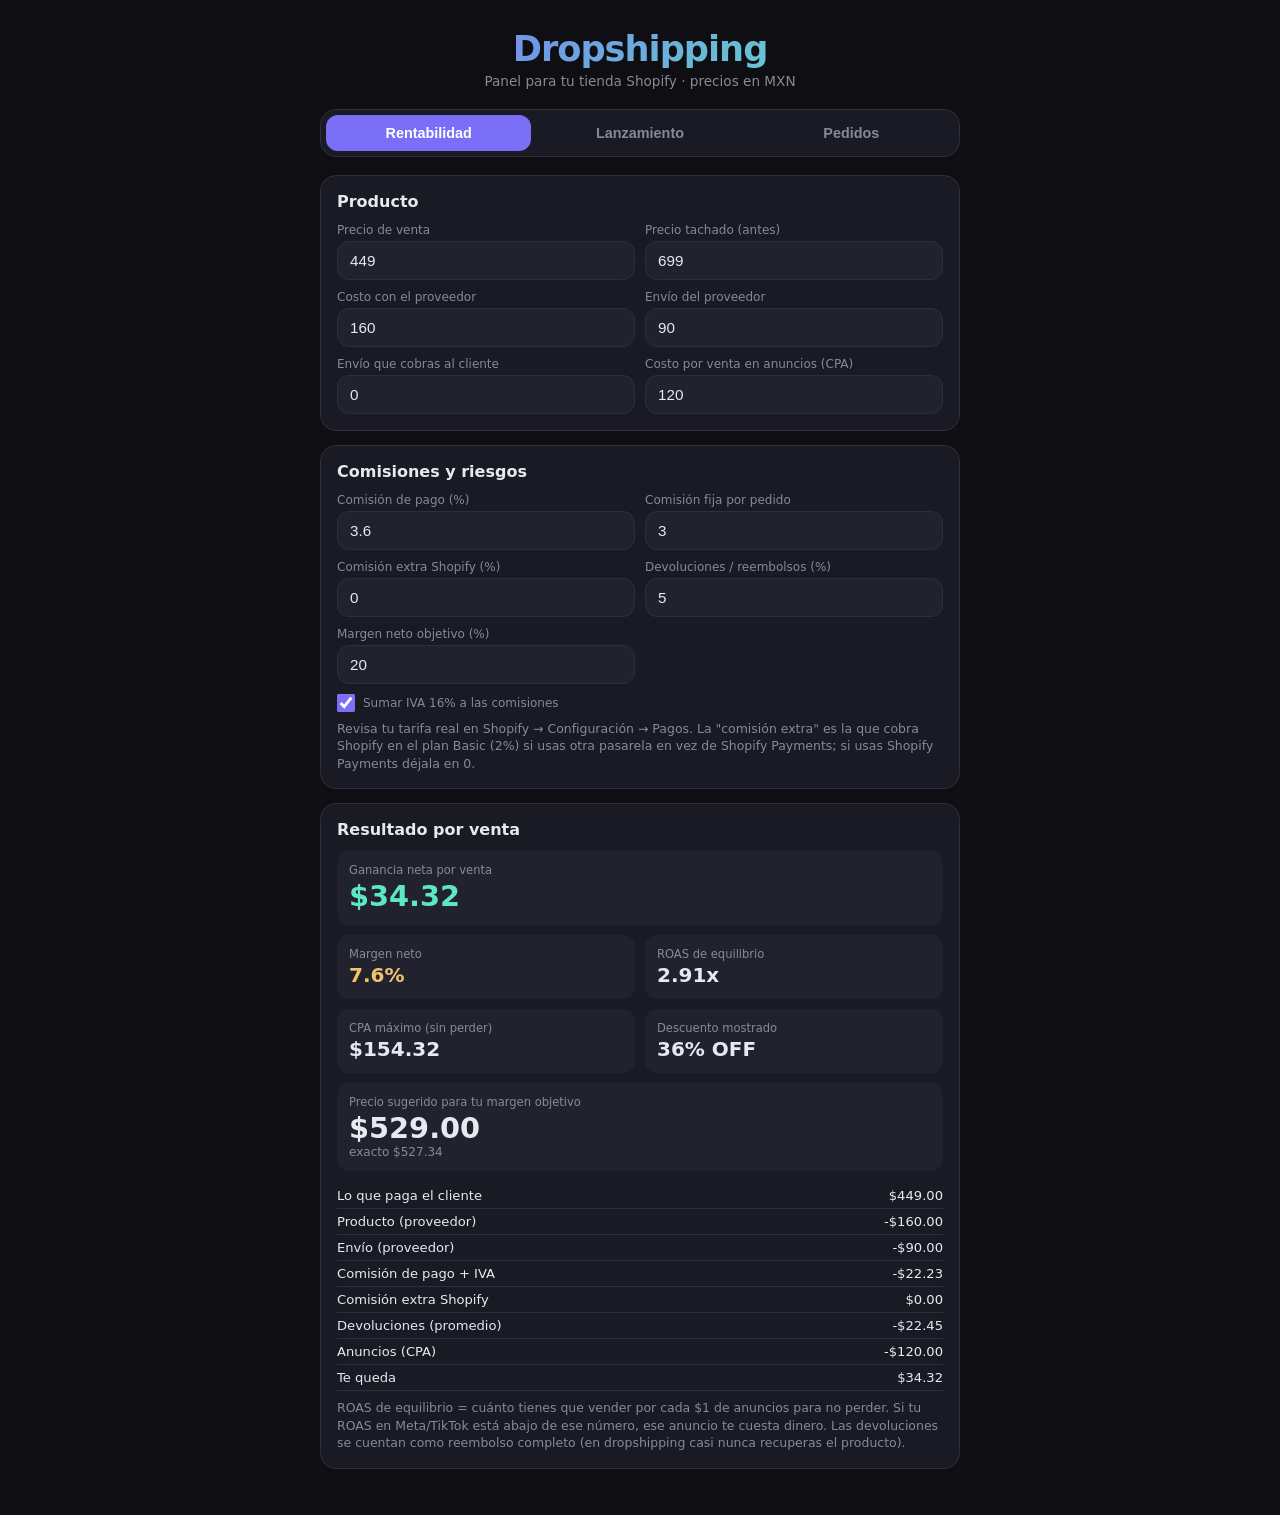
<file: dropshipping.html>
<!DOCTYPE html>
<html lang="es">
<head>
  <meta charset="UTF-8" />
  <meta name="viewport" content="width=device-width, initial-scale=1.0, viewport-fit=cover" />
  <meta name="theme-color" content="#0f0f13" />
  <title>Panel Dropshipping</title>
  <style>
    *, *::before, *::after { box-sizing: border-box; margin: 0; padding: 0; }
    :root {
      --bg: #0f0f13; --surface: #1a1a24; --surface2: #22222f;
      --border: #2e2e3e; --accent: #7c6ff7; --accent2: #5de8c1;
      --text: #e8e8f0; --muted: #888899; --danger: #f26a6a; --warn: #f2c46a;
      --radius: 16px; --safe-bottom: env(safe-area-inset-bottom, 0px);
    }
    body {
      background: var(--bg); color: var(--text);
      font-family: -apple-system, "Segoe UI", system-ui, sans-serif;
      min-height: 100dvh; display: flex; justify-content: center;
      padding: 28px 16px calc(32px + var(--safe-bottom));
      -webkit-tap-highlight-color: transparent;
    }
    #app { width: 100%; max-width: 640px; }
    header { text-align: center; margin-bottom: 20px; }
    header h1 {
      font-size: 2.2rem; font-weight: 900; letter-spacing: -1px;
      background: linear-gradient(135deg, var(--accent), var(--accent2));
      -webkit-background-clip: text; -webkit-text-fill-color: transparent; background-clip: text;
    }
    .subtitle { color: var(--muted); font-size: 0.85rem; margin-top: 4px; }

    .tabs { display: flex; gap: 6px; background: var(--surface); border: 1.5px solid var(--border);
      border-radius: var(--radius); padding: 5px; margin-bottom: 18px; }
    .tabs button { flex: 1; background: none; border: none; color: var(--muted); font-size: 0.9rem;
      font-weight: 700; padding: 10px 6px; border-radius: 12px; cursor: pointer; }
    .tabs button.active { background: var(--accent); color: #fff; }
    .panel { display: none; }
    .panel.active { display: block; }

    .card { background: var(--surface); border: 1.5px solid var(--border); border-radius: var(--radius);
      padding: 16px; margin-bottom: 14px; }
    .card h2 { font-size: 1rem; margin-bottom: 12px; }
    .card p.hint { color: var(--muted); font-size: 0.78rem; margin-top: 8px; line-height: 1.4; }

    .grid { display: grid; grid-template-columns: 1fr 1fr; gap: 10px; }
    label { display: flex; flex-direction: column; gap: 4px; font-size: 0.75rem; color: var(--muted); }
    input, select {
      background: var(--surface2); border: 1.5px solid var(--border); border-radius: 12px;
      color: var(--text); font-size: 0.95rem; padding: 10px 12px; outline: none; width: 100%;
      -webkit-appearance: none; min-width: 0;
    }
    input:focus, select:focus { border-color: var(--accent); }
    .check-row { flex-direction: row; align-items: center; gap: 8px; grid-column: 1 / -1; }
    .check-row input { width: 18px; height: 18px; -webkit-appearance: checkbox; appearance: auto; accent-color: var(--accent); }

    .results { display: grid; grid-template-columns: 1fr 1fr; gap: 10px; }
    .stat { background: var(--surface2); border-radius: 12px; padding: 12px; }
    .stat .k { font-size: 0.72rem; color: var(--muted); }
    .stat .v { font-size: 1.25rem; font-weight: 800; margin-top: 2px; }
    .stat.big { grid-column: 1 / -1; }
    .stat.big .v { font-size: 1.8rem; }
    .stat .v small { display: block; font-size: 0.75rem; font-weight: 400; color: var(--muted); }
    .good { color: var(--accent2); } .bad { color: var(--danger); } .meh { color: var(--warn); }
    .breakdown { width: 100%; font-size: 0.82rem; border-collapse: collapse; margin-top: 12px; }
    .breakdown td { padding: 5px 0; border-bottom: 1px solid var(--border); }
    .breakdown td:last-child { text-align: right; font-variant-numeric: tabular-nums; }

    .diag li { list-style: none; padding: 8px 0; border-bottom: 1px solid var(--border); font-size: 0.88rem; line-height: 1.4; }
    .diag li:last-child { border-bottom: none; }
    .tag { display: inline-block; font-size: 0.68rem; font-weight: 800; padding: 2px 8px; border-radius: 99px; margin-right: 6px; }
    .tag.bad { background: rgba(242,106,106,.15); } .tag.meh { background: rgba(242,196,106,.15); } .tag.good { background: rgba(93,232,193,.15); }
    .copy { background: var(--surface2); border-radius: 10px; padding: 10px; font-size: 0.82rem; margin-top: 6px; cursor: pointer; }
    .copy small { display: block; color: var(--muted); margin-top: 4px; }

    .checklist label { flex-direction: row; align-items: flex-start; gap: 10px; color: var(--text);
      font-size: 0.9rem; padding: 9px 0; border-bottom: 1px solid var(--border); cursor: pointer; line-height: 1.35; }
    .checklist label:last-child { border-bottom: none; }
    .checklist input { width: 20px; height: 20px; flex-shrink: 0; -webkit-appearance: checkbox; accent-color: var(--accent); }
    .checklist input:checked + span { color: var(--muted); text-decoration: line-through; }
    .progress-track { background: var(--surface2); border-radius: 99px; height: 8px; overflow: hidden; margin-bottom: 6px; }
    .progress-fill { height: 100%; background: linear-gradient(90deg, var(--accent), var(--accent2)); width: 0; transition: width .3s; }
    .progress-label { font-size: 0.78rem; color: var(--muted); margin-bottom: 10px; }

    .btn { background: var(--accent); border: none; border-radius: 12px; color: #fff; cursor: pointer;
      font-size: 0.95rem; font-weight: 700; padding: 12px 16px; }
    .btn.ghost { background: var(--surface2); color: var(--text); }
    .btn:active { opacity: .75; }
    .row { display: flex; gap: 8px; margin-top: 12px; flex-wrap: wrap; }
    .row .btn { flex: 1; }

    .counts { display: flex; gap: 6px; flex-wrap: wrap; margin-bottom: 12px; }
    .counts span { background: var(--surface2); border-radius: 99px; padding: 4px 10px; font-size: 0.75rem; color: var(--muted); }
    .counts b { color: var(--text); }
    .order { background: var(--surface2); border-radius: 12px; padding: 12px; margin-bottom: 8px; }
    .order.late { border: 1.5px solid var(--danger); }
    .order .top { display: flex; justify-content: space-between; gap: 8px; align-items: center; }
    .order .top strong { font-size: 0.95rem; }
    .order .meta { font-size: 0.78rem; color: var(--muted); margin-top: 4px; line-height: 1.5; word-break: break-word; }
    .order .actions { display: flex; gap: 6px; margin-top: 8px; }
    .order select { padding: 6px 10px; font-size: 0.8rem; }
    .order .del { background: none; border: 1.5px solid var(--border); color: var(--danger); border-radius: 10px;
      padding: 6px 10px; cursor: pointer; font-size: 0.8rem; }
    .empty { text-align: center; color: var(--muted); font-size: 0.85rem; padding: 18px 0; }
    .toast { position: fixed; left: 50%; bottom: calc(24px + var(--safe-bottom)); transform: translateX(-50%);
      background: var(--accent2); color: #0f0f13; font-weight: 700; padding: 10px 16px; border-radius: 99px;
      font-size: 0.85rem; opacity: 0; transition: opacity .2s; pointer-events: none; }
    .toast.show { opacity: 1; }
    @media (max-width: 420px) { .grid { grid-template-columns: 1fr; } }
  </style>
</head>
<body>
<div id="app">
  <header>
    <h1>Dropshipping</h1>
    <p class="subtitle">Panel para tu tienda Shopify · precios en MXN</p>
  </header>

  <nav class="tabs">
    <button data-tab="calc" class="active">Rentabilidad</button>
    <button data-tab="launch">Lanzamiento</button>
    <button data-tab="orders">Pedidos</button>
  </nav>

  <!-- ===== RENTABILIDAD ===== -->
  <section id="calc" class="panel active">
    <div class="card">
      <h2>Producto</h2>
      <div class="grid">
        <label>Precio de venta<input type="number" inputmode="decimal" id="price" value="449" /></label>
        <label>Precio tachado (antes)<input type="number" inputmode="decimal" id="compare" value="699" /></label>
        <label>Costo con el proveedor<input type="number" inputmode="decimal" id="cost" value="160" /></label>
        <label>Envío del proveedor<input type="number" inputmode="decimal" id="ship" value="90" /></label>
        <label>Envío que cobras al cliente<input type="number" inputmode="decimal" id="shipCharged" value="0" /></label>
        <label>Costo por venta en anuncios (CPA)<input type="number" inputmode="decimal" id="cpa" value="120" /></label>
      </div>
    </div>

    <div class="card">
      <h2>Comisiones y riesgos</h2>
      <div class="grid">
        <label>Comisión de pago (%)<input type="number" inputmode="decimal" id="feePct" value="3.6" step="0.1" /></label>
        <label>Comisión fija por pedido<input type="number" inputmode="decimal" id="feeFixed" value="3" /></label>
        <label>Comisión extra Shopify (%)<input type="number" inputmode="decimal" id="extraPct" value="0" step="0.1" /></label>
        <label>Devoluciones / reembolsos (%)<input type="number" inputmode="decimal" id="refund" value="5" step="0.5" /></label>
        <label>Margen neto objetivo (%)<input type="number" inputmode="decimal" id="target" value="20" /></label>
        <label class="check-row"><input type="checkbox" id="iva" checked /> Sumar IVA 16% a las comisiones</label>
      </div>
      <p class="hint">Revisa tu tarifa real en Shopify → Configuración → Pagos. La "comisión extra" es la que cobra Shopify en el plan Basic (2%) si usas otra pasarela en vez de Shopify Payments; si usas Shopify Payments déjala en 0.</p>
    </div>

    <div class="card">
      <h2>Resultado por venta</h2>
      <div class="results">
        <div class="stat big"><div class="k">Ganancia neta por venta</div><div class="v" id="rNet">—</div></div>
        <div class="stat"><div class="k">Margen neto</div><div class="v" id="rMargin">—</div></div>
        <div class="stat"><div class="k">ROAS de equilibrio</div><div class="v" id="rRoas">—</div></div>
        <div class="stat"><div class="k">CPA máximo (sin perder)</div><div class="v" id="rMaxCpa">—</div></div>
        <div class="stat"><div class="k">Descuento mostrado</div><div class="v" id="rDisc">—</div></div>
        <div class="stat big"><div class="k">Precio sugerido para tu margen objetivo</div><div class="v" id="rSuggest">—</div></div>
      </div>
      <table class="breakdown" id="breakdown"></table>
      <p class="hint">ROAS de equilibrio = cuánto tienes que vender por cada $1 de anuncios para no perder. Si tu ROAS en Meta/TikTok está abajo de ese número, ese anuncio te cuesta dinero. Las devoluciones se cuentan como reembolso completo (en dropshipping casi nunca recuperas el producto).</p>
    </div>
  </section>

  <!-- ===== LANZAMIENTO ===== -->
  <section id="launch" class="panel">
    <div class="card">
      <h2>Diagnóstico de tu tienda (actualizado 23 oct 2026)</h2>
      <ul class="diag">
        <li><span class="tag bad">URGENTE</span>La tienda sigue con contraseña: la lonchera ya está publicada en "Tienda online" y "Shop", pero el público no la ve hasta que quites la contraseña en Tienda online → Preferencias → Protección con contraseña.</li>
        <li><span class="tag bad">URGENTE</span>No tiene ninguna foto. Sube mínimo 5: producto solo, abierto con comida, en el coche/oficina, el kit completo y una con medidas.</li>
        <li><span class="tag meh">MEJORA</span>Sin "Costo por artículo". Captura lo que te cobra el proveedor para que Shopify te muestre tu ganancia real en los reportes.</li>
        <li><span class="tag good">LISTO</span>Precio tachado ($699), peso (1.2 kg) y título/descripción SEO ya configurados.</li>
        <li><span class="tag good">BIEN</span>La descripción ya está muy completa (beneficios, para quién, qué incluye, cómo usarla) y el inventario no se rastrea, así que no se bloquea la venta por "agotado".</li>
      </ul>
      <div class="copy" data-copy="Lonchera Eléctrica 3 en 1 | Come Caliente en la Oficina o el Coche">
        Lonchera Eléctrica 3 en 1 | Come Caliente en la Oficina o el Coche
        <small>Título SEO · toca para copiar</small>
      </div>
      <div class="copy" data-copy="Calienta tu comida en minutos en la escuela, la oficina o el coche. Kit con bolsa térmica, cubiertos y adaptador para auto. Envío a todo México.">
        Calienta tu comida en minutos en la escuela, la oficina o el coche. Kit con bolsa térmica, cubiertos y adaptador para auto. Envío a todo México.
        <small>Descripción SEO · toca para copiar</small>
      </div>
    </div>

    <div class="card">
      <h2>Checklist antes de meter anuncios</h2>
      <div class="progress-track"><div class="progress-fill" id="launchFill"></div></div>
      <div class="progress-label" id="launchLabel"></div>
      <div class="checklist" id="checklist"></div>
      <p class="hint">Se guarda en este navegador.</p>
    </div>
  </section>

  <!-- ===== PEDIDOS ===== -->
  <section id="orders" class="panel">
    <div class="card">
      <h2>Nuevo pedido</h2>
      <form id="orderForm" class="grid">
        <label>Pedido Shopify<input id="oShop" placeholder="#1001" required /></label>
        <label>Cliente<input id="oClient" placeholder="Nombre" /></label>
        <label>Producto<input id="oProduct" value="Lonchera Eléctrica 3 en 1" /></label>
        <label>Proveedor<input id="oSupplier" placeholder="AliExpress, CJ, Dropi…" /></label>
        <label>Pedido al proveedor<input id="oSupOrder" placeholder="Nº de orden" /></label>
        <label>Guía / rastreo<input id="oTracking" placeholder="Nº de guía" /></label>
        <label style="grid-column:1/-1"><button class="btn" type="submit">Agregar pedido</button></label>
      </form>
    </div>

    <div class="card">
      <h2>Mis pedidos</h2>
      <div class="counts" id="counts"></div>
      <div id="orderList"></div>
      <div class="row">
        <button class="btn ghost" id="exportCsv">Exportar CSV</button>
      </div>
      <p class="hint">Un pedido se marca en rojo si lleva más de 15 días sin entregarse: escríbele al cliente antes de que abra una disputa. Los pedidos se guardan solo en este navegador; exporta el CSV seguido como respaldo.</p>
    </div>
  </section>
</div>
<div class="toast" id="toast"></div>

<script>
(() => {
  const KEY = 'dropshipping_state_v1';
  const load = () => { try { return JSON.parse(localStorage.getItem(KEY)) || {}; } catch { return {}; } };
  const state = Object.assign({ calc: {}, checks: {}, orders: [] }, load());
  const save = () => { try { localStorage.setItem(KEY, JSON.stringify(state)); } catch {} };
  const $ = id => document.getElementById(id);
  const money = n => (n < 0 ? '-$' : '$') + Math.abs(n).toLocaleString('es-MX', { minimumFractionDigits: 2, maximumFractionDigits: 2 });
  const esc = s => String(s ?? '').replace(/[&<>"']/g, c => ({ '&': '&amp;', '<': '&lt;', '>': '&gt;', '"': '&quot;', "'": '&#39;' }[c]));

  function toast(msg) {
    const t = $('toast'); t.textContent = msg; t.classList.add('show');
    clearTimeout(toast.timer); toast.timer = setTimeout(() => t.classList.remove('show'), 1600);
  }

  // ---------- Tabs ----------
  document.querySelectorAll('.tabs button').forEach(b => b.addEventListener('click', () => {
    document.querySelectorAll('.tabs button').forEach(x => x.classList.toggle('active', x === b));
    document.querySelectorAll('.panel').forEach(p => p.classList.toggle('active', p.id === b.dataset.tab));
  }));

  // ---------- Rentabilidad ----------
  const fields = ['price', 'compare', 'cost', 'ship', 'shipCharged', 'cpa', 'feePct', 'feeFixed', 'extraPct', 'refund', 'target'];
  fields.forEach(f => { if (state.calc[f] !== undefined) $(f).value = state.calc[f]; });
  if (state.calc.iva !== undefined) $('iva').checked = state.calc.iva;

  function calc() {
    const v = {}; fields.forEach(f => { v[f] = parseFloat($(f).value) || 0; });
    const ivaMult = $('iva').checked ? 1.16 : 1;
    state.calc = { ...v, iva: $('iva').checked }; save();

    const revenue = v.price + v.shipCharged;
    const payFee = (revenue * v.feePct / 100 + v.feeFixed) * ivaMult;
    const extraFee = revenue * v.extraPct / 100;
    const refundLoss = revenue * v.refund / 100;
    const beforeAds = revenue - payFee - extraFee - refundLoss - v.cost - v.ship;
    const net = beforeAds - v.cpa;
    const margin = revenue ? net / revenue * 100 : 0;

    $('rNet').textContent = money(net);
    $('rNet').className = 'v ' + (net > 0 ? 'good' : 'bad');
    $('rMargin').textContent = margin.toFixed(1) + '%';
    $('rMargin').className = 'v ' + (margin >= 20 ? 'good' : margin > 0 ? 'meh' : 'bad');
    $('rRoas').textContent = beforeAds > 0 ? (revenue / beforeAds).toFixed(2) + 'x' : 'imposible';
    $('rMaxCpa').textContent = money(Math.max(beforeAds, 0));
    $('rDisc').textContent = v.compare > v.price ? Math.round((1 - v.price / v.compare) * 100) + '% OFF' : 'sin oferta';

    // Precio que deja el margen objetivo: despeja R en  R·(1 − %comisiones − %devol − %objetivo) = costos fijos
    const pctOut = v.feePct / 100 * ivaMult + v.extraPct / 100 + v.refund / 100 + v.target / 100;
    const fixedOut = v.cost + v.ship + v.cpa + v.feeFixed * ivaMult;
    if (pctOut < 1) {
      const p = fixedOut / (1 - pctOut) - v.shipCharged;
      const nice = Math.ceil(p / 10) * 10 - 1; // termina en 9
      $('rSuggest').textContent = money(Math.max(nice, 0));
      $('rSuggest').insertAdjacentHTML('beforeend', `<small>exacto ${money(p)}</small>`);
    } else {
      $('rSuggest').textContent = 'margen inalcanzable';
    }

    $('breakdown').innerHTML = [
      ['Lo que paga el cliente', revenue],
      ['Producto (proveedor)', -v.cost],
      ['Envío (proveedor)', -v.ship],
      ['Comisión de pago' + (ivaMult > 1 ? ' + IVA' : ''), -payFee],
      ['Comisión extra Shopify', -extraFee],
      ['Devoluciones (promedio)', -refundLoss],
      ['Anuncios (CPA)', -v.cpa],
      ['Te queda', net],
    ].map(([k, n]) => `<tr><td>${k}</td><td>${money(n)}</td></tr>`).join('');
  }
  fields.concat('iva').forEach(f => $(f).addEventListener('input', calc));
  calc();

  // ---------- Checklist ----------
  const CHECKS = [
    'Producto publicado en el canal "Tienda online"',
    'Mínimo 5 fotos (y de preferencia un video corto) del producto',
    'Precio de comparación (tachado) configurado',
    '"Costo por artículo" capturado en Shopify',
    'Peso del producto capturado (para tarifas de envío)',
    'Título y descripción SEO llenados',
    'Tiempo de entrega real visible en la página (ej. "llega en 7–12 días hábiles")',
    'Políticas de envío, reembolso y privacidad en Configuración → Políticas',
    'Página de contacto + WhatsApp visible',
    'Shopify Payments (o Mercado Pago) activo y pago de prueba hecho',
    'Tarifas de envío configuradas (o envío gratis incluido en el precio)',
    'Dominio propio conectado (no solo .myshopify.com)',
    'Contraseña de la tienda quitada (plan activo)',
    'Muestra del producto pedida al proveedor para revisar calidad y tiempos',
    'Píxel de Meta / TikTok instalado desde la app del canal',
  ];
  function renderChecks() {
    $('checklist').innerHTML = CHECKS.map((c, i) =>
      `<label><input type="checkbox" data-i="${i}" ${state.checks[i] ? 'checked' : ''}/><span>${c}</span></label>`).join('');
    const done = CHECKS.filter((_, i) => state.checks[i]).length;
    $('launchFill').style.width = (done / CHECKS.length * 100) + '%';
    $('launchLabel').textContent = `${done} de ${CHECKS.length} listos` + (done === CHECKS.length ? ' · ¡a vender!' : '');
  }
  $('checklist').addEventListener('change', e => {
    if (!e.target.dataset.i) return;
    state.checks[e.target.dataset.i] = e.target.checked; save(); renderChecks();
  });
  renderChecks();

  document.querySelectorAll('.copy').forEach(el => el.addEventListener('click', async () => {
    try { await navigator.clipboard.writeText(el.dataset.copy); toast('Copiado'); }
    catch { toast('No se pudo copiar'); }
  }));

  // ---------- Pedidos ----------
  const STATUSES = ['Nuevo', 'Pedido al proveedor', 'Enviado', 'Entregado', 'Problema'];
  const LATE_DAYS = 15;
  const isLate = o => o.status !== 'Entregado' && (Date.now() - o.created) / 86400000 > LATE_DAYS;

  function renderOrders() {
    const counts = STATUSES.map(s => `<span>${s}: <b>${state.orders.filter(o => o.status === s).length}</b></span>`);
    const late = state.orders.filter(isLate).length;
    if (late) counts.push(`<span class="bad">Atrasados: <b>${late}</b></span>`);
    $('counts').innerHTML = counts.join('');

    if (!state.orders.length) { $('orderList').innerHTML = '<div class="empty">Aún no hay pedidos</div>'; return; }
    $('orderList').innerHTML = state.orders.slice().sort((a, b) => b.created - a.created).map(o => {
      const days = Math.floor((Date.now() - o.created) / 86400000);
      return `<div class="order ${isLate(o) ? 'late' : ''}">
        <div class="top"><strong>${esc(o.shop)} · ${esc(o.client || 'Sin nombre')}</strong><span class="meta">hace ${days} d</span></div>
        <div class="meta">${esc(o.product)}${o.supplier ? ' · ' + esc(o.supplier) : ''}${o.supOrder ? ' #' + esc(o.supOrder) : ''}<br>
          Guía: ${o.tracking ? esc(o.tracking) : '—'}</div>
        <div class="actions">
          <select data-id="${o.id}">${STATUSES.map(s => `<option ${s === o.status ? 'selected' : ''}>${s}</option>`).join('')}</select>
          <button class="del" data-del="${o.id}">Borrar</button>
        </div>
      </div>`;
    }).join('');
  }

  $('orderForm').addEventListener('submit', e => {
    e.preventDefault();
    state.orders.push({
      id: Date.now().toString(36), created: Date.now(), status: 'Nuevo',
      shop: $('oShop').value.trim(), client: $('oClient').value.trim(), product: $('oProduct').value.trim(),
      supplier: $('oSupplier').value.trim(), supOrder: $('oSupOrder').value.trim(), tracking: $('oTracking').value.trim(),
    });
    save(); renderOrders();
    ['oShop', 'oClient', 'oSupOrder', 'oTracking'].forEach(id => { $(id).value = ''; });
    toast('Pedido agregado');
  });
  $('orderList').addEventListener('change', e => {
    const o = state.orders.find(x => x.id === e.target.dataset.id);
    if (o) { o.status = e.target.value; save(); renderOrders(); }
  });
  $('orderList').addEventListener('click', e => {
    const id = e.target.dataset.del;
    if (id && confirm('¿Borrar este pedido?')) { state.orders = state.orders.filter(o => o.id !== id); save(); renderOrders(); }
  });
  $('exportCsv').addEventListener('click', () => {
    const cols = ['shop', 'client', 'product', 'supplier', 'supOrder', 'tracking', 'status'];
    const rows = [['Pedido', 'Cliente', 'Producto', 'Proveedor', 'Pedido proveedor', 'Guía', 'Estado', 'Fecha']]
      .concat(state.orders.map(o => cols.map(c => o[c]).concat(new Date(o.created).toLocaleDateString('es-MX'))));
    const csv = rows.map(r => r.map(x => '"' + String(x ?? '').replace(/"/g, '""') + '"').join(',')).join('\n');
    const a = document.createElement('a');
    a.href = URL.createObjectURL(new Blob(['﻿' + csv], { type: 'text/csv' }));
    a.download = 'pedidos-dropshipping.csv'; a.click();
  });
  renderOrders();
})();
</script>
</body>
</html>
</file>
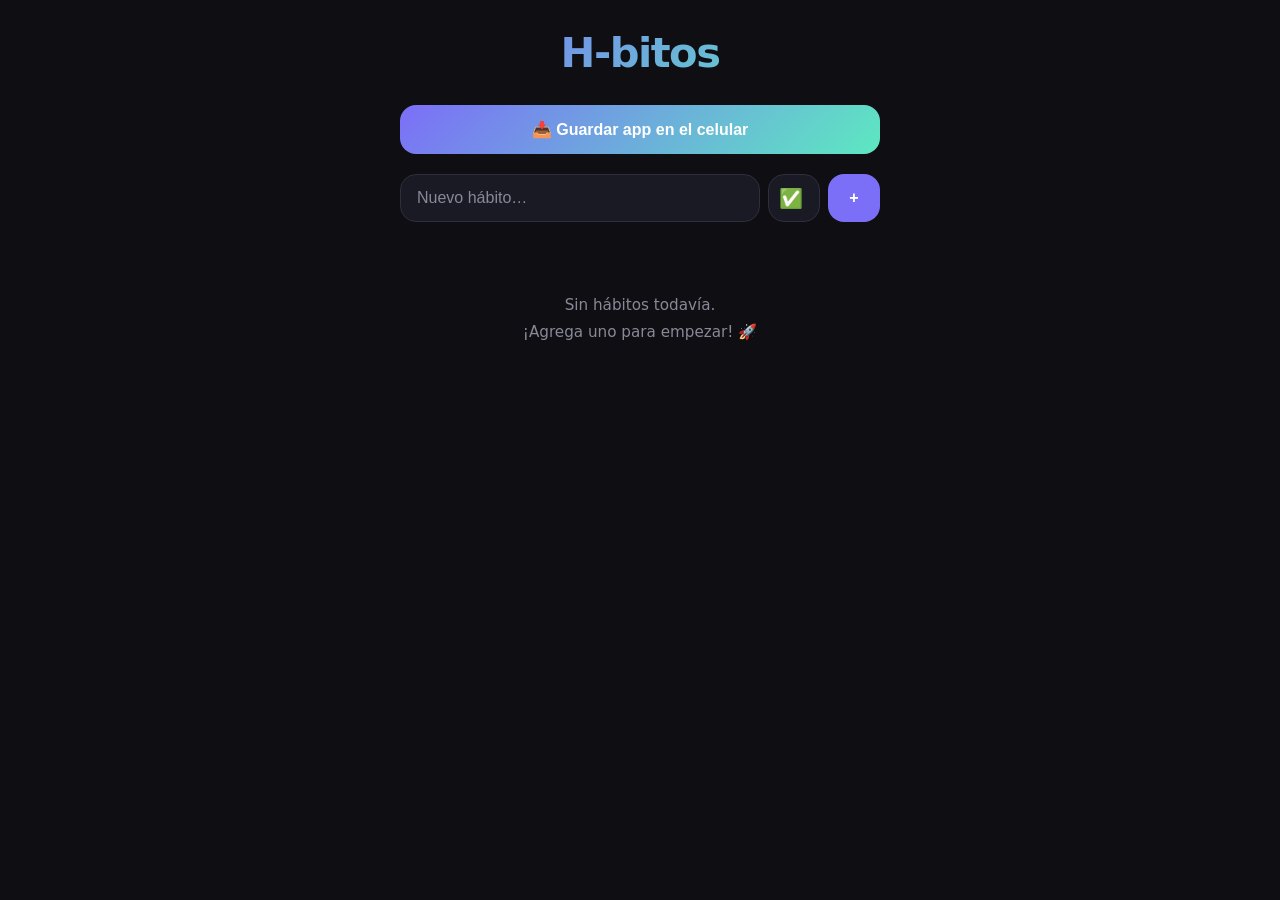
<file: H-bitos.html>
<!DOCTYPE html>
<html lang="es">
<head>
  <meta charset="UTF-8" />
  <meta name="viewport" content="width=device-width, initial-scale=1.0, viewport-fit=cover" />
  <meta name="mobile-web-app-capable" content="yes" />
  <meta name="apple-mobile-web-app-capable" content="yes" />
  <meta name="apple-mobile-web-app-status-bar-style" content="black-translucent" />
  <meta name="apple-mobile-web-app-title" content="H-bitos" />
  <meta name="theme-color" content="#0f0f13" />
  <title>H-bitos</title>
  <style>
    *, *::before, *::after { box-sizing: border-box; margin: 0; padding: 0; }

    :root {
      --bg: #0f0f13;
      --surface: #1a1a24;
      --surface2: #22222f;
      --border: #2e2e3e;
      --accent: #7c6ff7;
      --accent2: #5de8c1;
      --text: #e8e8f0;
      --muted: #888899;
      --danger: #f26a6a;
      --radius: 16px;
      --safe-bottom: env(safe-area-inset-bottom, 0px);
    }

    body {
      background: var(--bg);
      color: var(--text);
      font-family: -apple-system, "Segoe UI", system-ui, sans-serif;
      min-height: 100dvh;
      display: flex;
      justify-content: center;
      padding: 28px 16px calc(32px + var(--safe-bottom));
      -webkit-tap-highlight-color: transparent;
    }

    #app { width: 100%; max-width: 480px; }

    header { text-align: center; margin-bottom: 28px; }

    header h1 {
      font-size: 2.6rem;
      font-weight: 900;
      background: linear-gradient(135deg, var(--accent), var(--accent2));
      -webkit-background-clip: text;
      -webkit-text-fill-color: transparent;
      background-clip: text;
      letter-spacing: -1.5px;
    }

    .subtitle {
      color: var(--muted);
      font-size: 0.85rem;
      margin-top: 4px;
      text-transform: capitalize;
    }

    .add-habit { margin-bottom: 18px; }
    #add-form { display: flex; gap: 8px; }

    #habit-input {
      flex: 1;
      background: var(--surface);
      border: 1.5px solid var(--border);
      border-radius: var(--radius);
      color: var(--text);
      font-size: 1rem;
      padding: 14px 16px;
      outline: none;
      -webkit-appearance: none;
      min-width: 0;
    }
    #habit-input:focus { border-color: var(--accent); }
    #habit-input::placeholder { color: var(--muted); }

    #habit-emoji {
      background: var(--surface);
      border: 1.5px solid var(--border);
      border-radius: var(--radius);
      color: var(--text);
      font-size: 1.2rem;
      padding: 0 10px;
      cursor: pointer;
      outline: none;
      -webkit-appearance: none;
      min-width: 52px;
    }

    #add-form button[type="submit"] {
      background: var(--accent);
      border: none;
      border-radius: var(--radius);
      color: #fff;
      cursor: pointer;
      font-size: 1rem;
      font-weight: 700;
      padding: 14px 20px;
      white-space: nowrap;
      min-width: 52px;
    }
    #add-form button[type="submit"]:active { opacity: 0.75; }

    .progress-bar-section { margin-bottom: 20px; }
    .progress-label {
      display: flex;
      justify-content: space-between;
      font-size: 0.8rem;
      color: var(--muted);
      margin-bottom: 6px;
    }
    .progress-track { background: var(--surface2); border-radius: 99px; height: 8px; overflow: hidden; }
    .progress-fill {
      height: 100%;
      background: linear-gradient(90deg, var(--accent), var(--accent2));
      border-radius: 99px;
      transition: width 0.4s ease;
      width: 0%;
    }

    #habits-list { list-style: none; display: flex; flex-direction: column; gap: 10px; }

    .habit-item {
      background: var(--surface);
      border: 1.5px solid var(--border);
      border-radius: var(--radius);
      display: flex;
      align-items: center;
      gap: 12px;
      padding: 14px;
      animation: slideIn 0.2s ease;
    }
    @keyframes slideIn {
      from { opacity: 0; transform: translateY(-6px); }
      to   { opacity: 1; transform: translateY(0); }
    }
    .habit-item.done { border-color: var(--accent2); background: color-mix(in srgb, var(--accent2) 8%, var(--surface)); }

    .habit-check {
      appearance: none;
      -webkit-appearance: none;
      width: 28px; height: 28px;
      border: 2px solid var(--border);
      border-radius: 50%;
      cursor: pointer;
      flex-shrink: 0;
      position: relative;
    }
    .habit-check:checked { background: var(--accent2); border-color: var(--accent2); }
    .habit-check:checked::after {
      content: "\2713";
      position: absolute;
      top: 50%; left: 50%;
      transform: translate(-50%, -50%);
      color: #0f0f13;
      font-size: 14px;
      font-weight: 900;
    }

    .habit-emoji { font-size: 1.5rem; line-height: 1; flex-shrink: 0; }
    .habit-info { flex: 1; min-width: 0; }
    .habit-name { font-size: 0.97rem; font-weight: 500; white-space: nowrap; overflow: hidden; text-overflow: ellipsis; }
    .habit-item.done .habit-name { text-decoration: line-through; color: var(--muted); }
    .habit-streak { font-size: 0.75rem; color: var(--muted); margin-top: 3px; }
    .habit-streak.hot { color: #ffb347; }

    .habit-del {
      background: none;
      border: 1.5px solid var(--border);
      border-radius: 8px;
      color: var(--muted);
      cursor: pointer;
      font-size: 0.85rem;
      padding: 6px 9px;
      flex-shrink: 0;
      line-height: 1;
    }
    .habit-del:active { color: var(--danger); border-color: var(--danger); }

    .empty-state { text-align: center; color: var(--muted); padding: 52px 0; line-height: 1.8; font-size: 0.95rem; }

    .stats-section { margin-top: 32px; }
    .stats-section h2 { font-size: 0.75rem; font-weight: 700; color: var(--muted); text-transform: uppercase; letter-spacing: 1.5px; margin-bottom: 12px; }
    .stats-grid { display: grid; grid-template-columns: 1fr 1fr; gap: 10px; }
    .stat-card { background: var(--surface); border: 1.5px solid var(--border); border-radius: var(--radius); padding: 14px 16px; }
    .stat-value { font-size: 1.7rem; font-weight: 900; background: linear-gradient(135deg, var(--accent), var(--accent2)); -webkit-background-clip: text; -webkit-text-fill-color: transparent; background-clip: text; line-height: 1; }
    .stat-label { font-size: 0.75rem; color: var(--muted); margin-top: 4px; }

    #download-btn {
      display: block;
      width: 100%;
      background: linear-gradient(135deg, var(--accent), var(--accent2));
      border: none;
      border-radius: var(--radius);
      color: #fff;
      cursor: pointer;
      font-size: 1rem;
      font-weight: 700;
      padding: 15px;
      text-align: center;
      margin-bottom: 20px;
    }
    #download-btn:active { opacity: 0.75; }
  </style>
</head>
<body>
<div id="app">
  <header>
    <h1>H-bitos</h1>
    <p class="subtitle" id="date-display"></p>
  </header>

  <button id="download-btn">&#128229; Guardar app en el celular</button>

  <section class="add-habit">
    <form id="add-form">
      <input id="habit-input" type="text" placeholder="Nuevo h&#225;bito&#8230;" maxlength="60" autocomplete="off" autocorrect="off" />
      <select id="habit-emoji">
        <option>&#9989;</option><option>&#128170;</option><option>&#128218;</option>
        <option>&#127939;</option><option>&#129336;</option><option>&#128167;</option>
        <option>&#127822;</option><option>&#128564;</option><option>&#127919;</option><option>&#127807;</option>
      </select>
      <button type="submit">+</button>
    </form>
  </section>

  <section class="progress-bar-section" id="progress-section" style="display:none">
    <div class="progress-label">
      <span id="progress-text">0 / 0 hoy</span>
      <span id="progress-pct">0%</span>
    </div>
    <div class="progress-track"><div class="progress-fill" id="progress-fill"></div></div>
  </section>

  <ul id="habits-list"></ul>
  <div class="empty-state" id="empty-state">Sin h&#225;bitos todav&#237;a.<br/>&#161;Agrega uno para empezar! &#128640;</div>

  <section class="stats-section" id="stats-section" style="display:none">
    <h2>Estad&#237;sticas</h2>
    <div class="stats-grid" id="stats-grid"></div>
  </section>
</div>

<script>
  const KEY = "habitos_data";
  const load = () => { try { return JSON.parse(localStorage.getItem(KEY)) || { habits: [] }; } catch { return { habits: [] }; } };
  const save = s => localStorage.setItem(KEY, JSON.stringify(s));
  let state = load();

  const todayKey = () => new Date().toISOString().slice(0, 10);
  const yesterdayKey = () => { const d = new Date(); d.setDate(d.getDate()-1); return d.toISOString().slice(0,10); };

  function formatDate(k) {
    return new Date(k + "T12:00:00").toLocaleDateString("es-ES", { weekday:"long", year:"numeric", month:"long", day:"numeric" });
  }

  function computeStreak(h) {
    if (!h.completedDays || !h.completedDays.length) return 0;
    const days = [...h.completedDays].sort().reverse();
    if (days[0] !== todayKey() && days[0] !== yesterdayKey()) return 0;
    let s = 1;
    for (let i = 1; i < days.length; i++) {
      const diff = Math.round((new Date(days[i-1]+"T12:00:00") - new Date(days[i]+"T12:00:00")) / 86400000);
      if (diff === 1) s++; else break;
    }
    return s;
  }

  function esc(s) {
    return s.replace(/&/g,"&amp;").replace(/</g,"&lt;").replace(/>/g,"&gt;").replace(/"/g,"&quot;");
  }

  function render() {
    const today = todayKey();
    const { habits } = state;
    document.getElementById("empty-state").style.display = habits.length ? "none" : "block";
    document.getElementById("progress-section").style.display = habits.length ? "block" : "none";
    document.getElementById("stats-section").style.display = habits.length ? "block" : "none";
    const done = habits.filter(h => h.completedDays.includes(today)).length;
    const pct = habits.length ? Math.round(done / habits.length * 100) : 0;
    document.getElementById("progress-text").textContent = done + " / " + habits.length + " hoy";
    document.getElementById("progress-pct").textContent = pct + "%";
    document.getElementById("progress-fill").style.width = pct + "%";
    const list = document.getElementById("habits-list");
    list.innerHTML = "";
    habits.forEach(h => {
      const isDone = h.completedDays.includes(today);
      const s = computeStreak(h);
      const streakLabel = s === 0 ? "Sin racha" : s === 1 ? "🔥 1 día seguido" : "🔥 " + s + " días seguidos";
      const li = document.createElement("li");
      li.className = "habit-item" + (isDone ? " done" : "");
      li.innerHTML =
        "<input type=\"checkbox\" class=\"habit-check\" " + (isDone ? "checked" : "") + " data-id=\"" + h.id + "\" />" +
        "<span class=\"habit-emoji\">" + h.emoji + "</span>" +
        "<div class=\"habit-info\"><div class=\"habit-name\">" + esc(h.name) + "</div>" +
        "<div class=\"habit-streak" + (s >= 3 ? " hot" : "") + "\">" + streakLabel + "</div></div>" +
        "<button class=\"habit-del\" data-del=\"" + h.id + "\" aria-label=\"Eliminar\">✕</button>";
      list.appendChild(li);
    });
    const best = habits.reduce((m, h) => Math.max(m, computeStreak(h)), 0);
    const total = habits.reduce((sum, h) => sum + h.completedDays.length, 0);
    document.getElementById("stats-grid").innerHTML = [
      { v: habits.length, l: "Hábitos" },
      { v: done, l: "Completados hoy" },
      { v: best, l: "🔥 Mejor racha" },
      { v: total, l: "Total histórico" },
    ].map(function(x) { return "<div class=\"stat-card\"><div class=\"stat-value\">" + x.v + "</div><div class=\"stat-label\">" + x.l + "</div></div>"; }).join("");
  }

  document.getElementById("add-form").addEventListener("submit", function(e) {
    e.preventDefault();
    const input = document.getElementById("habit-input");
    const name = input.value.trim();
    if (!name) return;
    state.habits.push({ id: Date.now().toString(), name: name, emoji: document.getElementById("habit-emoji").value, completedDays: [], createdAt: todayKey() });
    save(state);
    input.value = "";
    render();
  });

  document.getElementById("habits-list").addEventListener("change", function(e) {
    if (!e.target.classList.contains("habit-check")) return;
    const h = state.habits.find(function(x) { return x.id === e.target.dataset.id; });
    if (!h) return;
    const today = todayKey(), idx = h.completedDays.indexOf(today);
    if (idx === -1) h.completedDays.push(today); else h.completedDays.splice(idx, 1);
    save(state); render();
  });

  document.getElementById("habits-list").addEventListener("click", function(e) {
    const btn = e.target.closest("[data-del]");
    if (!btn) return;
    const habit = state.habits.find(function(h) { return h.id === btn.dataset.del; });
    if (!confirm("¿Eliminar \"" + (habit ? habit.name : "") + "\"?")) return;
    state.habits = state.habits.filter(function(h) { return h.id !== btn.dataset.del; });
    save(state); render();
  });

  document.getElementById("download-btn").addEventListener("click", function() {
    const html = document.documentElement.outerHTML;
    const blob = new Blob(["<!DOCTYPE html>\n" + html], { type: "text/html" });
    const a = document.createElement("a");
    a.href = URL.createObjectURL(blob);
    a.download = "H-bitos.html";
    a.click();
    URL.revokeObjectURL(a.href);
  });

  document.getElementById("date-display").textContent = formatDate(todayKey());
  render();
<\/script>
</body>
</html>
</file>
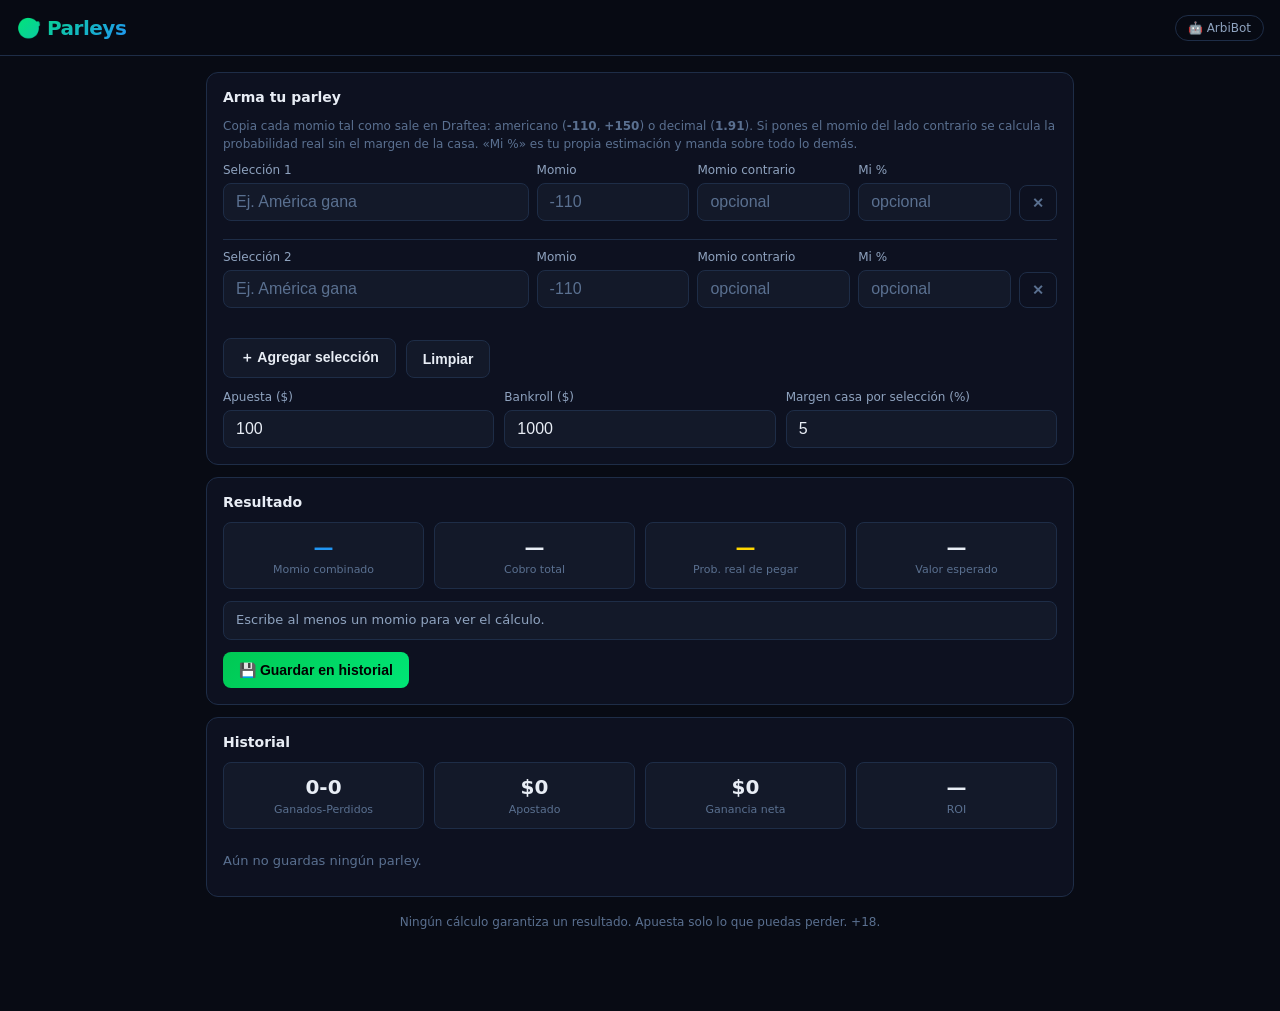
<file: parleys.html>
<!DOCTYPE html>
<html lang="es">
<head>
<meta charset="UTF-8">
<meta name="viewport" content="width=device-width, initial-scale=1.0">
<title>Parleys — Calculadora y registro</title>
<style>
  :root {
    --bg: #080b14; --bg2: #0d1120; --bg3: #131929; --bg4: #1a2235;
    --border: #1e2d47; --green: #00e676; --green2: #00c853; --blue: #2196f3;
    --yellow: #ffd600; --red: #f44336; --text: #e8edf5; --text2: #8fa3bf; --text3: #5a7090;
    --radius: 12px; --radius-sm: 8px;
  }
  * { box-sizing: border-box; margin: 0; padding: 0; }
  body {
    background: var(--bg); color: var(--text);
    font-family: 'Segoe UI', system-ui, -apple-system, sans-serif;
    font-size: 14px; min-height: 100vh; overflow-x: hidden;
  }
  .header {
    position: sticky; top: 0; z-index: 100;
    background: rgba(8,11,20,0.92); backdrop-filter: blur(12px);
    border-bottom: 1px solid var(--border);
    padding: 0 16px; height: 56px;
    display: flex; align-items: center; justify-content: space-between; gap: 12px;
  }
  .logo {
    font-size: 20px; font-weight: 700; letter-spacing: -0.5px; white-space: nowrap;
    background: linear-gradient(135deg, var(--green), var(--blue));
    -webkit-background-clip: text; -webkit-text-fill-color: transparent; background-clip: text;
  }
  .nav-link {
    color: var(--text2); text-decoration: none; font-size: 12px;
    border: 1px solid var(--border); border-radius: 20px; padding: 5px 12px; white-space: nowrap;
  }
  .nav-link:hover { color: var(--text); border-color: var(--blue); }
  .main { max-width: 900px; margin: 0 auto; padding: 16px; padding-bottom: 80px; }
  .card {
    background: var(--bg2); border: 1px solid var(--border);
    border-radius: var(--radius); margin-bottom: 12px; padding: 16px;
  }
  .card h3 { font-size: 14px; font-weight: 600; margin-bottom: 12px; }
  .hint { color: var(--text3); font-size: 12px; line-height: 1.5; }
  .field { display: flex; flex-direction: column; gap: 6px; min-width: 0; }
  .field label { font-size: 12px; color: var(--text2); font-weight: 500; }
  input, select {
    background: var(--bg3); border: 1px solid var(--border); border-radius: var(--radius-sm);
    color: var(--text); padding: 9px 12px; font-size: 16px; outline: none; width: 100%;
  }
  input:focus, select:focus { border-color: var(--blue); }
  input::placeholder { color: var(--text3); }
  input.bad { border-color: var(--red); }

  .leg {
    display: grid; grid-template-columns: 2fr 1fr 1fr 1fr auto; gap: 8px;
    align-items: end; padding: 10px 0; border-bottom: 1px solid var(--border);
  }
  .leg:last-of-type { border-bottom: none; }
  .leg-meta { grid-column: 1 / -1; font-size: 12px; color: var(--text3); }
  .leg-meta b { color: var(--text2); font-weight: 600; }
  @media (max-width: 640px) {
    .leg { grid-template-columns: 1fr 1fr; }
    .leg .f-desc { grid-column: 1 / -1; }
  }
  .btn {
    display: inline-flex; align-items: center; justify-content: center; gap: 8px;
    padding: 10px 16px; border-radius: var(--radius-sm); border: none;
    font-size: 14px; font-weight: 600; cursor: pointer; white-space: nowrap;
  }
  .btn:active { transform: scale(0.97); }
  .btn-primary { background: linear-gradient(135deg, var(--green2), var(--green)); color: #000; }
  .btn-secondary { background: var(--bg3); border: 1px solid var(--border); color: var(--text); }
  .btn-secondary:hover { border-color: var(--blue); }
  .btn-x { background: transparent; border: 1px solid var(--border); color: var(--text3); padding: 9px 12px; }
  .btn-x:hover { color: var(--red); border-color: var(--red); }
  .btn-sm { padding: 6px 10px; font-size: 12px; }
  .row { display: flex; gap: 10px; flex-wrap: wrap; align-items: end; margin-top: 12px; }
  .row .field { flex: 1 1 130px; }

  .stats { display: grid; grid-template-columns: repeat(4, 1fr); gap: 10px; }
  @media (max-width: 640px) { .stats { grid-template-columns: repeat(2, 1fr); } }
  .stat {
    background: var(--bg3); border: 1px solid var(--border);
    border-radius: var(--radius-sm); padding: 12px; text-align: center; min-width: 0;
  }
  .stat-value { font-size: 20px; font-weight: 700; font-variant-numeric: tabular-nums; overflow-wrap: anywhere; }
  .stat-label { font-size: 11px; color: var(--text3); margin-top: 4px; }
  .green { color: var(--green); } .red { color: var(--red); }
  .yellow { color: var(--yellow); } .blue { color: var(--blue); }

  .notes { margin-top: 12px; display: flex; flex-direction: column; gap: 6px; }
  .note {
    font-size: 13px; line-height: 1.45; padding: 9px 12px; border-radius: var(--radius-sm);
    border: 1px solid var(--border); background: var(--bg3); color: var(--text2);
  }
  .note.warn { border-color: color-mix(in srgb, var(--yellow) 50%, transparent); }
  .note.bad { border-color: color-mix(in srgb, var(--red) 50%, transparent); }
  .note.good { border-color: color-mix(in srgb, var(--green) 50%, transparent); }

  .hist-item {
    display: flex; gap: 10px; align-items: center; justify-content: space-between;
    padding: 10px 0; border-bottom: 1px solid var(--border); flex-wrap: wrap;
  }
  .hist-item:last-child { border-bottom: none; }
  .hist-info { flex: 1 1 220px; min-width: 0; }
  .hist-title { font-weight: 600; overflow-wrap: anywhere; }
  .hist-sub { font-size: 12px; color: var(--text3); margin-top: 2px; }
  .hist-actions { display: flex; gap: 6px; flex-wrap: wrap; }
  .pill { font-size: 11px; font-weight: 700; padding: 2px 8px; border-radius: 20px; border: 1px solid currentColor; }
  .empty { color: var(--text3); font-size: 13px; padding: 12px 0; }
</style>
</head>
<body>

<header class="header">
  <div class="logo">🎯 Parleys</div>
  <a class="nav-link" href="arbitraje-ia.html">🤖 ArbiBot</a>
</header>

<div class="main">

  <div class="card">
    <h3>Arma tu parley</h3>
    <p class="hint">
      Copia cada momio tal como sale en Draftea: americano (<b>-110</b>, <b>+150</b>) o decimal (<b>1.91</b>).
      Si pones el momio del lado contrario se calcula la probabilidad real sin el margen de la casa.
      «Mi %» es tu propia estimación y manda sobre todo lo demás.
    </p>
    <div id="legs"></div>
    <div class="row">
      <button class="btn btn-secondary" onclick="addLeg()">＋ Agregar selección</button>
      <button class="btn btn-secondary" onclick="clearLegs()">Limpiar</button>
    </div>
    <div class="row">
      <div class="field">
        <label>Apuesta ($)</label>
        <input type="number" id="stake" min="0" step="1" inputmode="decimal" oninput="onSettings()">
      </div>
      <div class="field">
        <label>Bankroll ($)</label>
        <input type="number" id="bankroll" min="0" step="1" inputmode="decimal" oninput="onSettings()">
      </div>
      <div class="field">
        <label>Margen casa por selección (%)</label>
        <input type="number" id="margin" min="0" max="30" step="0.5" inputmode="decimal" oninput="onSettings()">
      </div>
    </div>
  </div>

  <div class="card">
    <h3>Resultado</h3>
    <div class="stats">
      <div class="stat"><div class="stat-value blue" id="rOdds">—</div><div class="stat-label">Momio combinado</div></div>
      <div class="stat"><div class="stat-value" id="rPayout">—</div><div class="stat-label">Cobro total</div></div>
      <div class="stat"><div class="stat-value yellow" id="rProb">—</div><div class="stat-label">Prob. real de pegar</div></div>
      <div class="stat"><div class="stat-value" id="rEv">—</div><div class="stat-label">Valor esperado</div></div>
    </div>
    <div class="notes" id="notes"></div>
    <div class="row">
      <button class="btn btn-primary" onclick="saveParlay()">💾 Guardar en historial</button>
    </div>
  </div>

  <div class="card">
    <h3>Historial</h3>
    <div class="stats" style="margin-bottom:12px;">
      <div class="stat"><div class="stat-value" id="hRecord">0-0</div><div class="stat-label">Ganados-Perdidos</div></div>
      <div class="stat"><div class="stat-value" id="hStaked">$0</div><div class="stat-label">Apostado</div></div>
      <div class="stat"><div class="stat-value" id="hProfit">$0</div><div class="stat-label">Ganancia neta</div></div>
      <div class="stat"><div class="stat-value" id="hRoi">—</div><div class="stat-label">ROI</div></div>
    </div>
    <div id="history"></div>
  </div>

  <p class="hint" style="text-align:center;margin-top:16px;">
    Ningún cálculo garantiza un resultado. Apuesta solo lo que puedas perder. +18.
  </p>
</div>

<script>
const KEY = 'parleys_state';
let state = { legs: [], stake: 100, bankroll: 1000, margin: 5, history: [] };

function load() {
  try { state = { ...state, ...JSON.parse(localStorage.getItem(KEY) || '{}') }; } catch (e) {}
  if (!Array.isArray(state.legs) || !state.legs.length) state.legs = [newLeg(), newLeg()];
  if (!Array.isArray(state.history)) state.history = [];
}
function save() { try { localStorage.setItem(KEY, JSON.stringify(state)); } catch (e) {} }
function newLeg() { return { desc: '', odds: '', opp: '', mine: '' }; }

// Convierte un momio (americano o decimal) a decimal. Devuelve null si no es válido.
function toDecimal(raw) {
  const s = String(raw ?? '').trim().replace(',', '.');
  if (!s) return null;
  const n = Number(s);
  if (!isFinite(n)) return null;
  if (/^[+-]/.test(s) || Math.abs(n) >= 100) {
    if (Math.abs(n) < 100) return null;
    return n > 0 ? 1 + n / 100 : 1 + 100 / Math.abs(n);
  }
  return n > 1 ? n : null;
}
function toAmerican(dec) {
  if (!(dec > 1)) return '—';
  return dec >= 2 ? '+' + Math.round((dec - 1) * 100) : String(Math.round(-100 / (dec - 1)));
}

// Probabilidad real de una selección y de dónde salió.
function legProb(leg) {
  const dec = toDecimal(leg.odds);
  if (!dec) return null;
  const implied = 1 / dec;
  const mine = parseFloat(String(leg.mine).replace(',', '.'));
  if (mine > 0 && mine < 100) return { dec, implied, p: mine / 100, src: 'tu estimación' };
  const opp = toDecimal(leg.opp);
  if (opp) return { dec, implied, p: implied / (implied + 1 / opp), src: 'sin margen (momio contrario)' };
  const m = Math.max(0, Number(state.margin) || 0) / 100;
  return { dec, implied, p: implied / (1 + m), src: 'margen supuesto' };
}

function calc() {
  const legs = state.legs.map(legProb).filter(Boolean);
  if (!legs.length) return null;
  const dec = legs.reduce((a, l) => a * l.dec, 1);
  const p = legs.reduce((a, l) => a * l.p, 1);
  const stake = Math.max(0, Number(state.stake) || 0);
  const ev = p * dec - 1;
  const kelly = ev > 0 ? ev / (dec - 1) : 0;
  return { n: legs.length, dec, p, stake, ev, kelly, payout: stake * dec };
}

const money = n => '$' + (Math.round(n * 100) / 100).toLocaleString('es-MX', { maximumFractionDigits: 2 });
const pct = (n, d = 1) => (n * 100).toFixed(d) + '%';
const esc = s => String(s ?? '').replace(/&/g, '&amp;').replace(/</g, '&lt;').replace(/>/g, '&gt;').replace(/"/g, '&quot;');

function renderLegs() {
  const box = document.getElementById('legs');
  box.innerHTML = state.legs.map((l, i) => `
    <div class="leg">
      <div class="field f-desc"><label>Selección ${i + 1}</label>
        <input type="text" value="${esc(l.desc)}" placeholder="Ej. América gana" oninput="setLeg(${i},'desc',this.value)"></div>
      <div class="field"><label>Momio</label>
        <input type="text" value="${esc(l.odds)}" placeholder="-110" inputmode="text" oninput="setLeg(${i},'odds',this.value)" data-k="odds" data-i="${i}"></div>
      <div class="field"><label>Momio contrario</label>
        <input type="text" value="${esc(l.opp)}" placeholder="opcional" oninput="setLeg(${i},'opp',this.value)" data-k="opp" data-i="${i}"></div>
      <div class="field"><label>Mi %</label>
        <input type="text" value="${esc(l.mine)}" placeholder="opcional" inputmode="decimal" oninput="setLeg(${i},'mine',this.value)"></div>
      <button class="btn btn-x" title="Quitar" onclick="removeLeg(${i})">✕</button>
      <div class="leg-meta" id="meta${i}"></div>
    </div>`).join('');
  renderResult();
}

function setLeg(i, k, v) { state.legs[i][k] = v; save(); renderResult(); }
function addLeg() { state.legs.push(newLeg()); save(); renderLegs(); }
function removeLeg(i) {
  state.legs.splice(i, 1);
  if (!state.legs.length) state.legs.push(newLeg());
  save(); renderLegs();
}
function clearLegs() { state.legs = [newLeg(), newLeg()]; save(); renderLegs(); }
function onSettings() {
  state.stake = document.getElementById('stake').value;
  state.bankroll = document.getElementById('bankroll').value;
  state.margin = document.getElementById('margin').value;
  save(); renderResult();
}

function renderResult() {
  state.legs.forEach((l, i) => {
    const meta = document.getElementById('meta' + i);
    if (!meta) return;
    const r = legProb(l);
    document.querySelectorAll(`input[data-i="${i}"]`).forEach(inp => {
      inp.classList.toggle('bad', !!String(l[inp.dataset.k]).trim() && !toDecimal(l[inp.dataset.k]));
    });
    meta.innerHTML = r
      ? `Decimal <b>${r.dec.toFixed(2)}</b> · implícita <b>${pct(r.implied)}</b> · real <b>${pct(r.p)}</b> (${r.src})`
      : '';
  });

  const c = calc();
  const set = (id, txt, cls) => { const el = document.getElementById(id); el.textContent = txt; el.className = 'stat-value ' + (cls || ''); };
  const notes = document.getElementById('notes');
  if (!c) {
    set('rOdds', '—', 'blue'); set('rPayout', '—'); set('rProb', '—', 'yellow'); set('rEv', '—');
    notes.innerHTML = '<div class="note">Escribe al menos un momio para ver el cálculo.</div>';
    return;
  }
  set('rOdds', `${toAmerican(c.dec)} (${c.dec.toFixed(2)})`, 'blue');
  set('rPayout', money(c.payout));
  set('rProb', pct(c.p, c.p < 0.01 ? 2 : 1), 'yellow');
  set('rEv', (c.ev >= 0 ? '+' : '') + pct(c.ev), c.ev >= 0 ? 'green' : 'red');

  const out = [];
  out.push(`<div class="note">Pegas aproximadamente <b>1 de cada ${Math.max(1, Math.round(1 / c.p))}</b> parleys como este. Ganancia si pega: <b>${money(c.payout - c.stake)}</b>.</div>`);
  if (c.ev < 0) {
    out.push(`<div class="note bad">Valor esperado negativo: por cada $100 apostados pierdes en promedio <b>${money(-c.ev * 100)}</b>. El margen de la casa se multiplica con cada selección.</div>`);
  } else {
    const bank = Math.max(0, Number(state.bankroll) || 0);
    const q = c.kelly / 4;
    out.push(`<div class="note good">Valor esperado positivo según tus números. Apuesta sugerida (¼ de Kelly): <b>${pct(q, 2)}</b> del bankroll${bank ? ` = <b>${money(bank * q)}</b>` : ''}. Solo vale si tus probabilidades son realistas.</div>`);
  }
  if (c.n >= 5) out.push(`<div class="note warn">${c.n} selecciones es mucho: cada una que agregas baja la probabilidad y sube el margen acumulado. Con 2 o 3 pegas bastante más seguido.</div>`);
  const bank = Math.max(0, Number(state.bankroll) || 0);
  if (bank && c.stake > bank * 0.05) out.push(`<div class="note warn">Estás apostando ${pct(c.stake / bank, 0)} de tu bankroll en un solo parley. Lo habitual es no pasar de 1–2%.</div>`);
  out.push(`<div class="note">El cálculo supone que las selecciones son independientes. Si son del mismo partido (por ejemplo, gana el equipo y anota su delantero) la probabilidad real es distinta.</div>`);
  notes.innerHTML = out.join('');
}

function saveParlay() {
  const c = calc();
  if (!c) return alert('Agrega al menos un momio válido.');
  if (!(c.stake > 0)) return alert('Pon el monto de la apuesta.');
  const names = state.legs.filter(l => toDecimal(l.odds)).map(l => (l.desc.trim() || 'Selección') + ' ' + toAmerican(toDecimal(l.odds)));
  state.history.unshift({ id: Date.now(), date: new Date().toISOString(), names, dec: c.dec, p: c.p, stake: c.stake, status: 'pending' });
  save(); renderHistory();
}
function setStatus(id, status) {
  const h = state.history.find(x => x.id === id);
  if (h) { h.status = status; save(); renderHistory(); }
}
function delParlay(id) {
  if (!confirm('¿Borrar este parley del historial?')) return;
  state.history = state.history.filter(x => x.id !== id);
  save(); renderHistory();
}

function renderHistory() {
  const done = state.history.filter(h => h.status !== 'pending');
  const won = done.filter(h => h.status === 'won');
  const staked = done.reduce((a, h) => a + h.stake, 0);
  const profit = done.reduce((a, h) => a + (h.status === 'won' ? h.stake * (h.dec - 1) : -h.stake), 0);
  const set = (id, txt, cls) => { const el = document.getElementById(id); el.textContent = txt; el.className = 'stat-value ' + (cls || ''); };
  const cls = profit > 0 ? 'green' : profit < 0 ? 'red' : '';
  set('hRecord', `${won.length}-${done.length - won.length}`);
  set('hStaked', money(staked));
  set('hProfit', (profit < 0 ? '-' : '') + money(Math.abs(profit)), cls);
  set('hRoi', staked ? (profit >= 0 ? '+' : '') + pct(profit / staked) : '—', cls);

  const label = { pending: ['Pendiente', 'yellow'], won: ['Ganado', 'green'], lost: ['Perdido', 'red'] };
  document.getElementById('history').innerHTML = state.history.length ? state.history.map(h => `
    <div class="hist-item">
      <div class="hist-info">
        <div class="hist-title">${esc(h.names.join(' + '))}</div>
        <div class="hist-sub">
          ${new Date(h.date).toLocaleDateString('es-MX')} · ${money(h.stake)} a ${toAmerican(h.dec)} · prob. ${pct(h.p)}
          · <span class="pill ${label[h.status][1]}">${label[h.status][0]}</span>
        </div>
      </div>
      <div class="hist-actions">
        <button class="btn btn-secondary btn-sm" onclick="setStatus(${h.id},'won')">✓ Ganó</button>
        <button class="btn btn-secondary btn-sm" onclick="setStatus(${h.id},'lost')">✗ Perdió</button>
        <button class="btn btn-x btn-sm" onclick="delParlay(${h.id})">Borrar</button>
      </div>
    </div>`).join('') : '<div class="empty">Aún no guardas ningún parley.</div>';
}

load();
document.getElementById('stake').value = state.stake;
document.getElementById('bankroll').value = state.bankroll;
document.getElementById('margin').value = state.margin;
renderLegs();
renderHistory();
</script>
</body>
</html>
</file>
